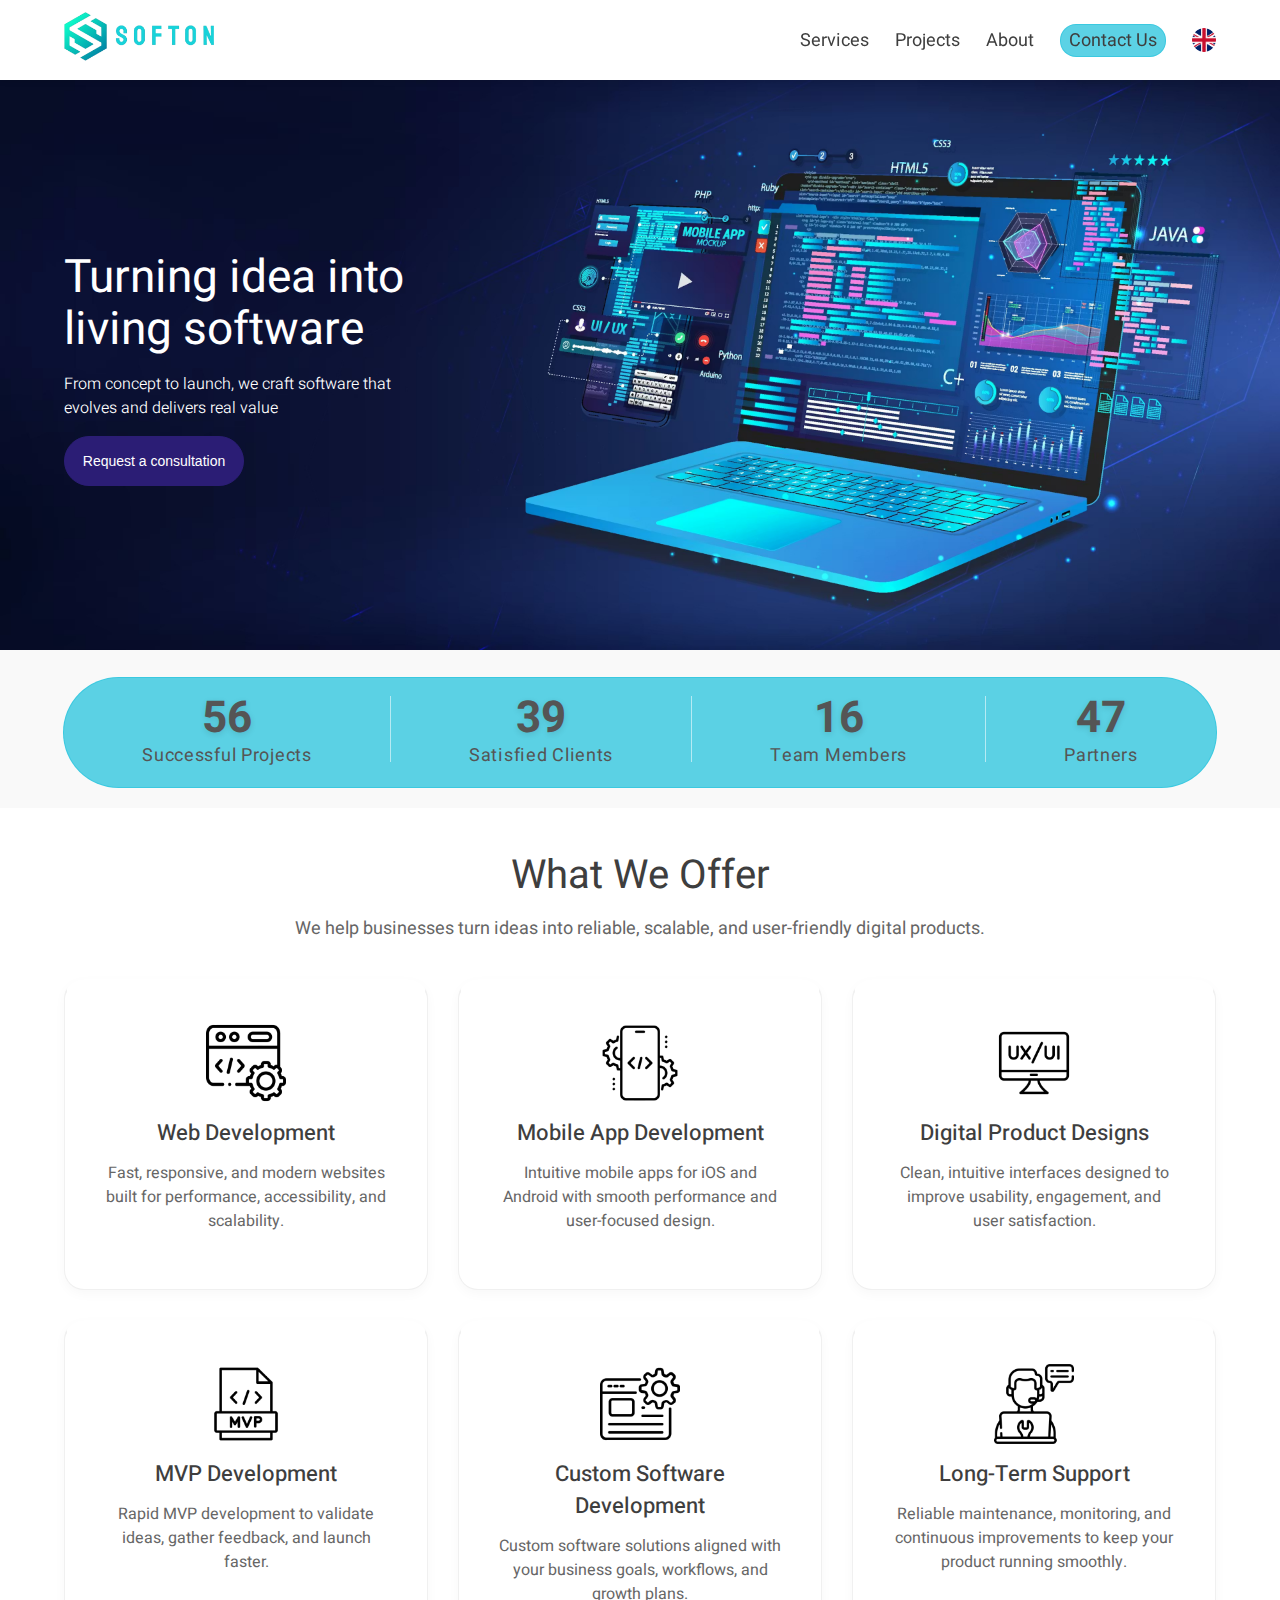
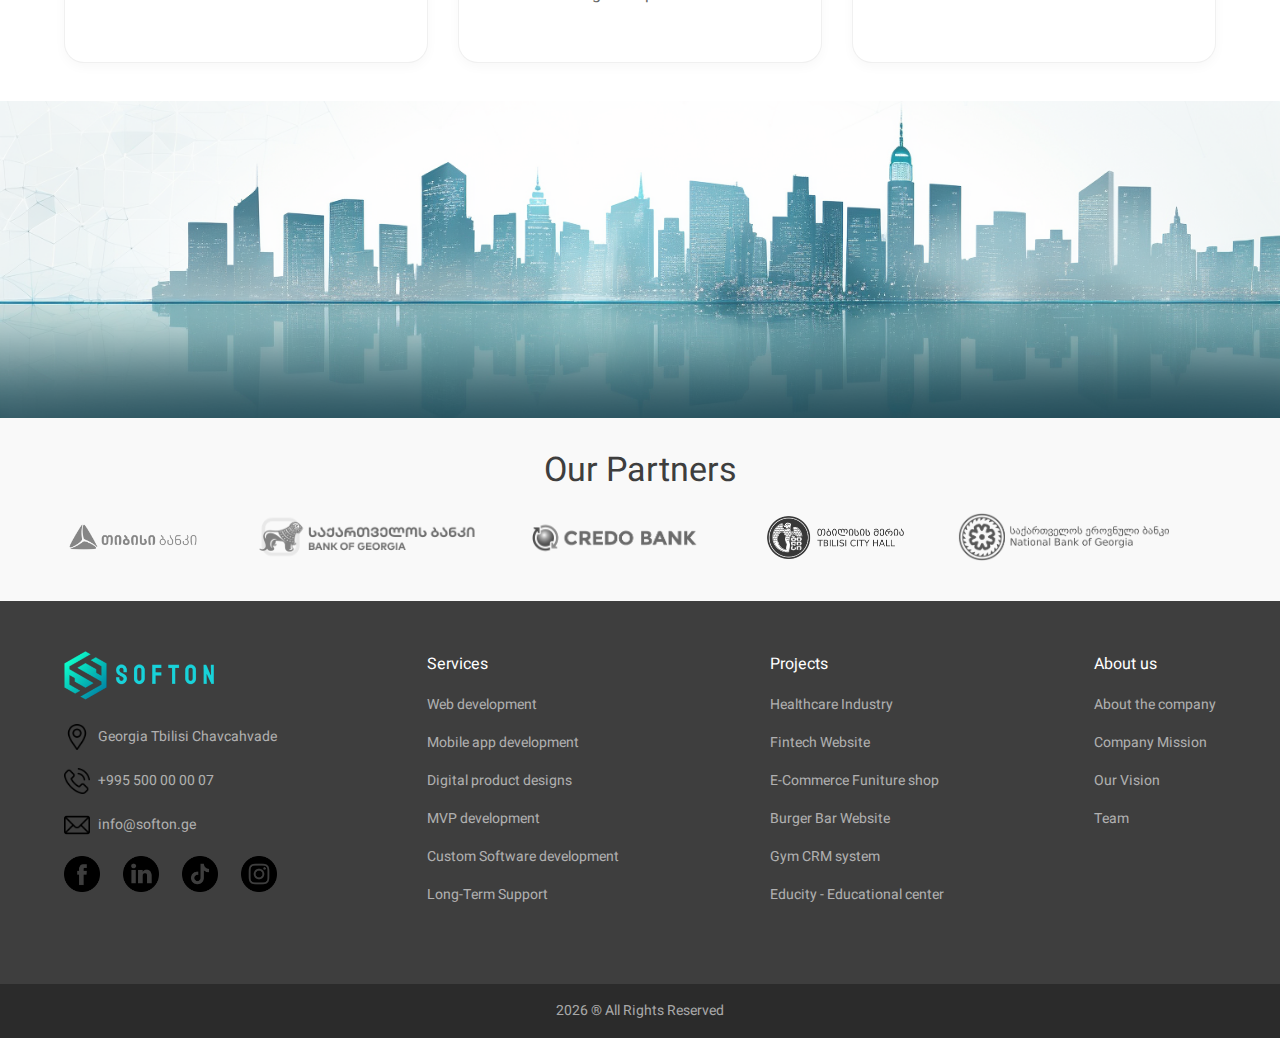
<file: index.html>
<!DOCTYPE html>
<html lang="en">

<head>
  <link rel="stylesheet" href="css/style.css">
  <link rel="icon" type="image/png" href="/img/favicon.png">
  <link href='https://fonts.googleapis.com/css?family=Heebo' rel='stylesheet'>
  <meta charset="UTF-8">
  <meta name="viewport" content="width=device-width, initial-scale=1.0">
  <title>Softon</title>
</head>

<body>

  <header>
    <div class="container">
      <section class="logo">
        <a href="/">
          <img src="img/header-logo.png" alt="header logo">
        </a>
      </section>
      <nav>
        <ul>
          <li><a href="/services.html">Services</a></li>
          <li><a href="projects.html">Projects</a></li>
          <li><a href="about.html">About</a></li>
          <li><a href="contact.html" class="contact">Contact Us</a></li>
          <li>
            <button type="button" aria-label="Switch language">
              <img src="img/uk.png" alt="English">
            </button>
          </li>
          <li class="menu-icon"><img src="img/menu_icon.png" alt="menu icon"> </li>
        </ul>
      </nav>
    </div>
  </header>

  <section class="hero-section">

    <picture>
      <source media="(max-width : 576px)" srcset="img/hero-mobile.jpg">
      <!-- <source media="(max-width : 960px)" srcset="img/hero-tablet.jpg">
      <source media="(max-width : 1440px)" srcset="img/hero-desktop.jpg"> -->
      <img src="img/hero-large-desktop.jpg" alt="hero image">
    </picture>

    <section class="hero-content">
      <div class="container">
        <h1>Turning idea into living software</h1>
        <p>From concept to launch,
          we craft software that evolves and delivers real value</p>
        <button>
          Request a consultation
        </button>
      </div>
    </section>

  </section>

  <section class="stats-section">

    <div class="container">
      <ul class="stats-list">
        <li>
          <span class="stat-number">56</span>
          <span class="stat-label">Successful Projects</span>
        </li>
        <li class="stat-divider"></li>
        <li>
          <span class="stat-number">39</span>
          <span class="stat-label">Satisfied Clients</span>
        </li>
        <li class="stat-divider"></li>
        <li>
          <span class="stat-number">16</span>
          <span class="stat-label">Team Members</span>
        </li>
        <li class="stat-divider"></li>
        <li>
          <span class="stat-number">47</span>
          <span class="stat-label">Partners</span>
        </li>
      </ul>
    </div>

  </section>

  <section class="offer-section">
    <div class="container">

      <div class="offer-header">
        <h2>What We Offer</h2>
        <p>
          We help businesses turn ideas into reliable, scalable, and
          user-friendly digital products.
        </p>
      </div>

      <div class="offer-grid">

        <a href="/" class="offer-card">
          <img src="/img/what-we-offer/web-dev-logo.png" alt="Custom software">
          <h3>Web Development</h3>
          <p>
            Fast, responsive, and modern websites built for performance,
            accessibility, and scalability.
          </p>
        </a>

        <a href="/" class="offer-card">
          <img src="/img/what-we-offer/mobile-dev-logo.png" alt="Scalable architecture">
          <h3>Mobile App Development</h3>
          <p>
            Intuitive mobile apps for iOS and Android with smooth performance
            and user-focused design.
          </p>
        </a>

        <a href="/" class="offer-card">
          <img src="/img/what-we-offer/UX-UI-logo.png" alt="UI UX design">
          <h3>Digital Product Designs</h3>
          <p>
            Clean, intuitive interfaces designed to improve usability,
            engagement, and user satisfaction.
          </p>
        </a>

        <a href="/" class="offer-card">
          <img src="/img/what-we-offer/mvp-logo.png" alt="Agile development">
          <h3>MVP Development</h3>
          <p>
            Rapid MVP development to validate ideas, gather feedback,
            and launch faster.
          </p>
        </a>

        <a href="/" class="offer-card">
          <img src="/img/what-we-offer/custom-dev-logo.png" alt="Communication">
          <h3>Custom Software Development</h3>
          <p>
            Custom software solutions aligned with your business goals,
            workflows, and growth plans.
          </p>
        </a>


        <a href="/" class="offer-card">
          <img src="/img/what-we-offer/tech-support-logo.png" alt="Support">
          <h3>Long-Term Support</h3>
          <p>
            Reliable maintenance, monitoring, and continuous improvements
            to keep your product running smoothly.
          </p>
        </a>


      </div>

    </div>
  </section>

  <section class="why-softon-section">
    <picture>
      <img src="/img/tech-city.png" alt="tech-city-image">
    </picture>
  </section>

  <section class="partners-section">
    <div class="container">
      <h1>Our Partners</h1>

      <div class="partners-carousel">
        <div class="partners-marquee">
          <div class="partners-track">
            <!-- <div class="partners-slider"> -->
            <!-- Original -->
            <div class="partner-item"><img src="/img/partners/tbc-logo.png" alt="TBV"></div>
            <div class="partner-item"><img src="/img/partners/bog-logo.png" alt="BOG"></div>
            <div class="partner-item"><img src="/img/partners/credo-logo.png" alt="CREDO"></div>
            <div class="partner-item"><img src="/img/partners/tbilisi-city-hall-logo.png" alt="Tbilisi City Hall"></div>
            <div class="partner-item"><img src="/img/partners/nbg-logo-01.png" alt="NBG"></div>
            <div class="partner-item"><img src="/img/partners/magti-logo.png" alt="Magti"></div>
            <div class="partner-item"><img src="/img/partners/silknet-logo.png" alt="Silknet"></div>
            <!-- </div> -->

            <!-- Duplicated -->
            <!-- <div aria-hidden class="partners-slider"> -->
            <div class="partner-item"><img src="/img/partners/tbc-logo.png" alt="TBV"></div>
            <div class="partner-item"><img src="/img/partners/bog-logo.png" alt="BOG"></div>
            <div class="partner-item"><img src="/img/partners/credo-logo.png" alt="CREDO"></div>
            <div class="partner-item"><img src="/img/partners/tbilisi-city-hall-logo.png" alt="Tbilisi City Hall"></div>
            <div class="partner-item"><img src="/img/partners/nbg-logo-01.png" alt="NBG"></div>
            <div class="partner-item"><img src="/img/partners/magti-logo.png" alt="Magti"></div>
            <div class="partner-item"><img src="/img/partners/silknet-logo.png" alt="Silknet"></div>
            <!-- </div> -->
          </div>
        </div>
      </div>
    </div>
  </section>

  <footer>
    <div class="container">
      <ul>
        <li>
          <a href="/"> <img src="img/header-logo.png" alt="footer company logo">
          </a>
        </li>
        <li class="footer-contact"><img src="img/footer-logos/location.png" alt="Location">Georgia Tbilisi Chavcahvade
        </li>
        <li class="footer-contact"><img src="img/footer-logos/phone-call.png" alt="Phone number">+995 500 00 00 07</li>
        <li class="footer-contact"><img src="img/footer-logos/email.png" alt="Email">info@softon.ge</li>
        <li>
          <ul class="social-logos">
            <li><a href="#"><img src="img/footer-logos/facebook.png"></a></li>
            <li><a href="#"><img src="img/footer-logos/linkedin.png"></a></li>
            <li><a href="#"><img src="img/footer-logos/tiktok.png"></a></li>
            <li><a href="#"><img src="img/footer-logos/instagram.png"></a></li>
          </ul>
        </li>
      </ul>
      <ul>
        <li><a href="services.html" class="list-title">Services</a></li>
        <li><a href="#">Web development</a></li>
        <li><a href="#">Mobile app development</a></li>
        <li><a href="#">Digital product designs</a></li>
        <li><a href="#">MVP development</a></li>
        <li><a href="#">Custom Software development</a></li>
        <li><a href="#">Long-Term Support</a></li>
      </ul>
      <ul>
        <li><a href="projects.html" class="list-title">Projects</a></li>
        <li><a href="#">Healthcare Industry</a></li>
        <li><a href="#">Fintech Website</a></li>
        <li><a href="#">E-Commerce Funiture shop</a></li>
        <li><a href="#">Burger Bar Website</a></li>
        <li><a href="#">Gym CRM system</a></li>
        <li><a href="#">Educity - Educational center</a></li>
      </ul>
      <ul>
        <li><a href="about.html" class="list-title">About us</a></li>
        <li><a href="#">About the company</a></li>
        <li><a href="#">Company Mission</a></li>
        <li><a href="#">Our Vision</a></li>
        <li><a href="#">Team</a></li>
      </ul>
    </div>
  </footer>

  <section class="copyright">
    2026 &reg; All Rights Reserved
  </section>

</body>

</html>
</file>
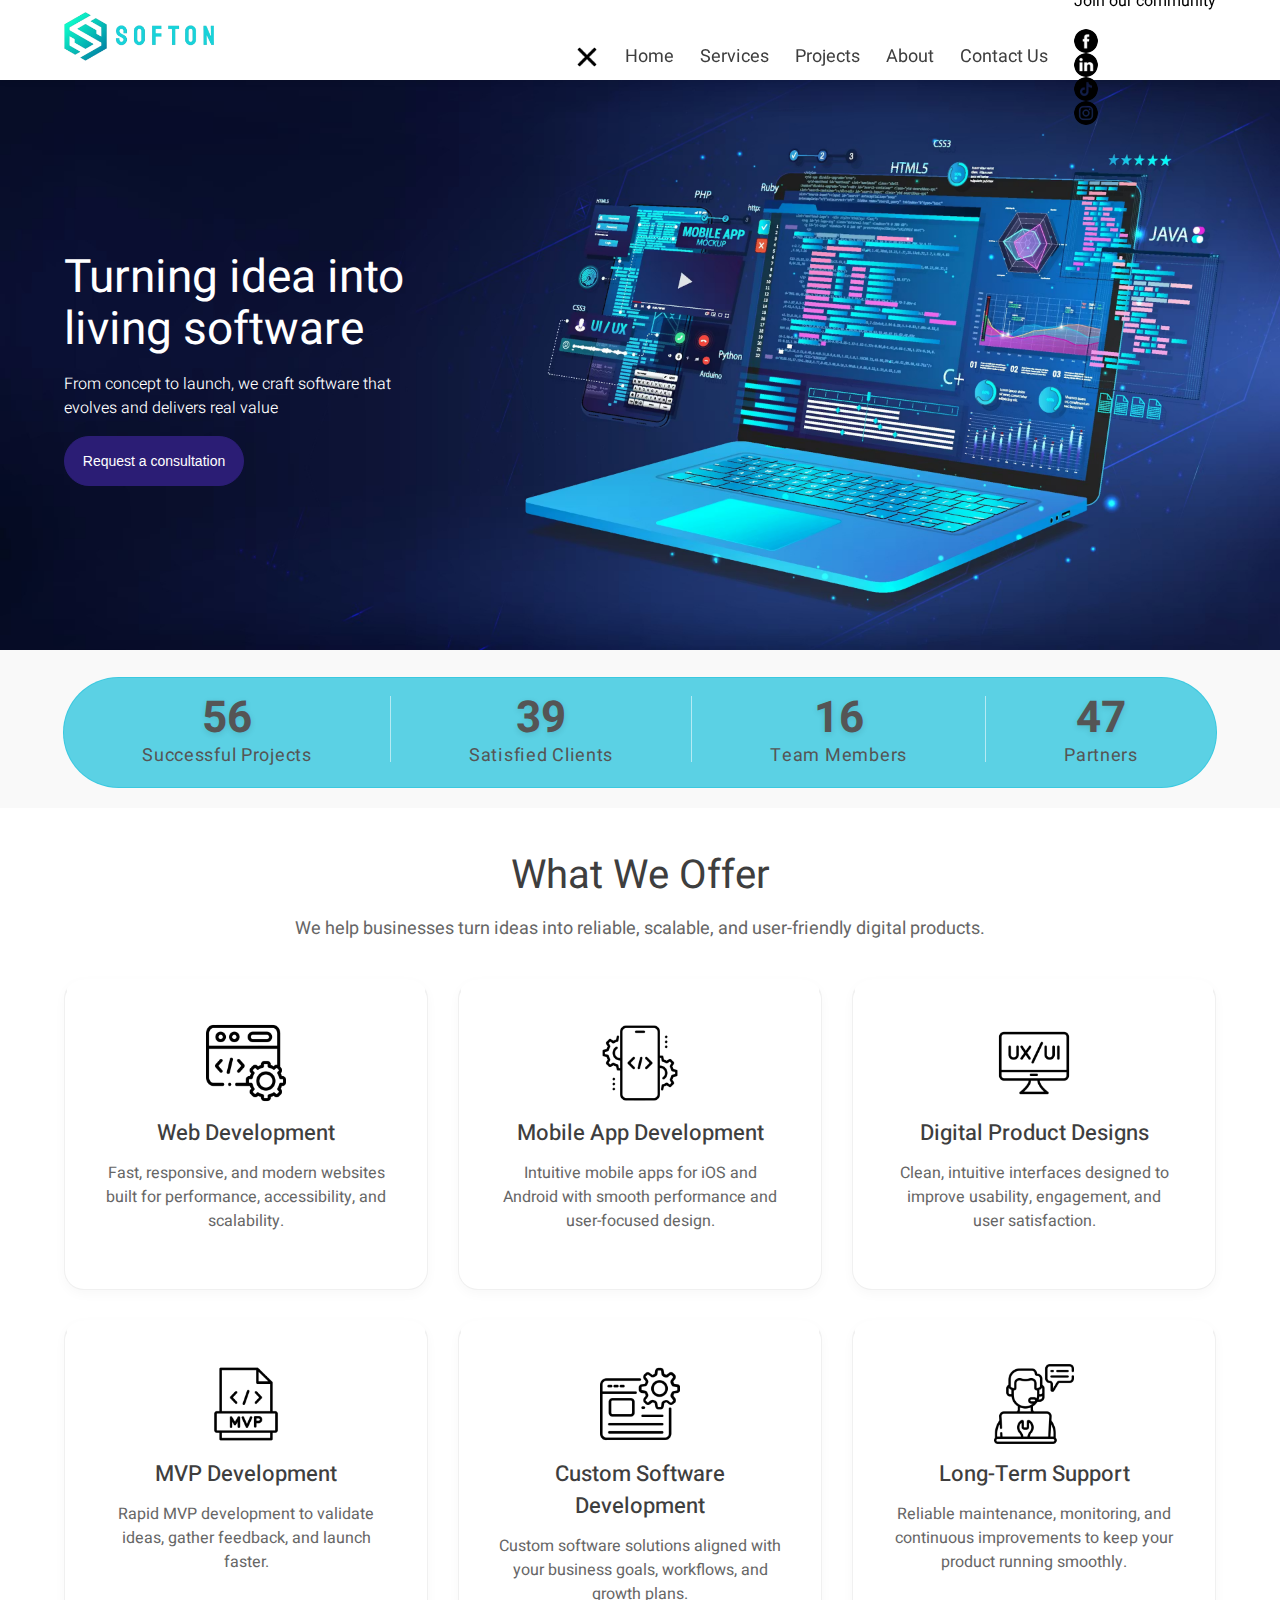
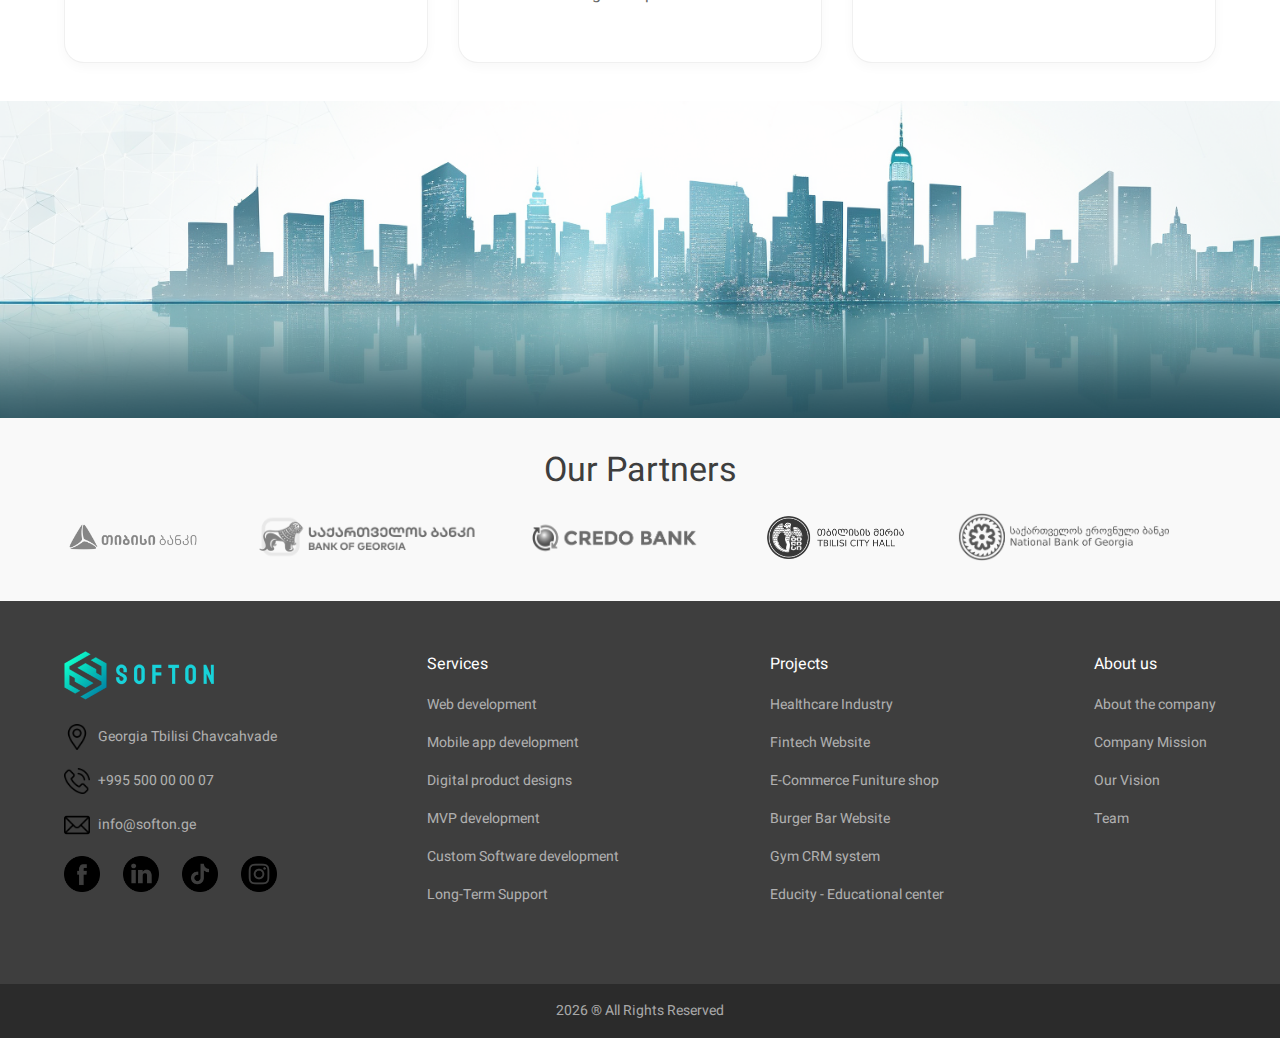
<file: en/index.html>
<!DOCTYPE html>
<html lang="en">

<head>
  <link rel="stylesheet" href="/css/style.css">
  <link rel="icon" type="image/png" href="/img/favicon.png">
  <link href='https://fonts.googleapis.com/css?family=Heebo' rel='stylesheet'>
  <meta charset="UTF-8">
  <meta name="viewport" content="width=device-width, initial-scale=1.0">
  <title>Softon</title>
</head>

<body>

  <header>
    <div class="container">

      <section class="logo">
        <a href="/en/index.html">
          <img src="/img/header-logo.png" alt="header logo">
        </a>
      </section>

      <nav>
        <ul class="nav-ul">
          <li><a href="/en/services.html">Services</a></li>
          <li><a href="/en/projects.html">Projects</a></li>
          <li><a href="/en/about.html">About</a></li>
          <li><a href="/en/contact.html" class="contact">Contact Us</a></li>
          <li class="language-switch">
            <button id="lang-switch" type="button" aria-label="Switch language">
              <img src="/img/geo.png" alt="Georgian">
            </button>
            <!-- <button type="button" aria-label="Switch language">
              <img src="/img/uk.png" alt="English">
            </button> -->
          </li>
          <li class="menu-icon">
            <button id="open-nav-menu">
              <img src="/img/burger-icon.png" alt="menu icon">
            </button>
          </li>
        </ul>

        <div class="wrapper">
          <ul class="burger-ul">
            <li>
              <button id="close-nav-menu" class="close-icon">
                <img src="/img/close-icon.png" alt="close icon for burger menu">
              </button>
            </li>
            <li><a href="/en/index.html">Home</a></li>
            <li><a href="/en/services.html">Services</a></li>
            <li><a href="/en/projects.html">Projects</a></li>
            <li><a href="/en/about.html">About</a></li>
            <li><a href="/en/contact.html">Contact Us</a></li>
            <li class="socials">
              <p>Join our community</p>

              <div>
                <a href="#">
                  <img src="/img/footer-logos/facebook.png" alt="Facebook logo" />
                </a>
                <a href="#">
                  <img src="/img/footer-logos/linkedin.png" alt="linkedin logo" />
                </a>
                <a href="#">
                  <img src="/img/footer-logos/tiktok.png" alt="TikTok logo" />
                </a>
                <a href="#">
                  <img src="/img/footer-logos/instagram.png" alt="Instagram logo" />
                </a>
              </div>

            </li>
          </ul>
        </div>

      </nav>
    </div>
  </header>

  <section class="hero-section">

    <picture>
      <source media="(max-width : 576px)" srcset="/img/hero-mobile.jpg">
      <!-- <source media="(max-width : 960px)" srcset="/img/hero-tablet.jpg">
      <source media="(max-width : 1440px)" srcset="/img/hero-desktop.jpg"> -->
      <img src="/img/hero-large-desktop.jpg" alt="hero image">
    </picture>

    <section class="hero-content">
      <div class="container">
        <h1>Turning idea into living software</h1>
        <p>From concept to launch,
          we craft software that evolves and delivers real value</p>
        <button>
          Request a consultation
        </button>
      </div>
    </section>

  </section>

  <section class="stats-section">

    <div class="container">
      <ul class="stats-list">
        <li>
          <span class="stat-number">56</span>
          <span class="stat-label">Successful Projects</span>
        </li>
        <li class="stat-divider"></li>
        <li>
          <span class="stat-number">39</span>
          <span class="stat-label">Satisfied Clients</span>
        </li>
        <li class="stat-divider"></li>
        <li>
          <span class="stat-number">16</span>
          <span class="stat-label">Team Members</span>
        </li>
        <li class="stat-divider"></li>
        <li>
          <span class="stat-number">47</span>
          <span class="stat-label">Partners</span>
        </li>
      </ul>
    </div>

  </section>

  <section class="offer-section">
    <div class="container">

      <div class="offer-header">
        <h2>What We Offer</h2>
        <p>
          We help businesses turn ideas into reliable, scalable, and
          user-friendly digital products.
        </p>
      </div>

      <div class="offer-grid">

        <a href="/en/index.html" class="offer-card">
          <img src="/img/what-we-offer/web-dev-logo.png" alt="Custom software">
          <h3>Web Development</h3>
          <p>
            Fast, responsive, and modern websites built for performance,
            accessibility, and scalability.
          </p>
        </a>

        <a href="/en/index.html" class="offer-card">
          <img src="/img/what-we-offer/mobile-dev-logo.png" alt="Scalable architecture">
          <h3>Mobile App Development</h3>
          <p>
            Intuitive mobile apps for iOS and Android with smooth performance
            and user-focused design.
          </p>
        </a>

        <a href="/en/index.html" class="offer-card">
          <img src="/img/what-we-offer/UX-UI-logo.png" alt="UI UX design">
          <h3>Digital Product Designs</h3>
          <p>
            Clean, intuitive interfaces designed to improve usability,
            engagement, and user satisfaction.
          </p>
        </a>

        <a href="/en/index.html" class="offer-card">
          <img src="/img/what-we-offer/mvp-logo.png" alt="Agile development">
          <h3>MVP Development</h3>
          <p>
            Rapid MVP development to validate ideas, gather feedback,
            and launch faster.
          </p>
        </a>

        <a href="/en/index.html" class="offer-card">
          <img src="/img/what-we-offer/custom-dev-logo.png" alt="Communication">
          <h3>Custom Software Development</h3>
          <p>
            Custom software solutions aligned with your business goals,
            workflows, and growth plans.
          </p>
        </a>


        <a href="/en/index.html" class="offer-card">
          <img src="/img/what-we-offer/tech-support-logo.png" alt="Support">
          <h3>Long-Term Support</h3>
          <p>
            Reliable maintenance, monitoring, and continuous improvements
            to keep your product running smoothly.
          </p>
        </a>


      </div>

    </div>
  </section>

  <section class="why-softon-section">
    <picture>
      <img src="/img/tech-city.png" alt="tech-city-image">
    </picture>
  </section>

  <section class="partners-section">
    <div class="container">
      <h1>Our Partners</h1>

      <div class="partners-carousel">
        <div class="partners-marquee">
          <div class="partners-track">
            <!-- <div class="partners-slider"> -->
            <!-- Original -->
            <div class="partner-item"><img src="/img/partners/tbc-logo.png" alt="TBV"></div>
            <div class="partner-item"><img src="/img/partners/bog-logo.png" alt="BOG"></div>
            <div class="partner-item"><img src="/img/partners/credo-logo.png" alt="CREDO"></div>
            <div class="partner-item"><img src="/img/partners/tbilisi-city-hall-logo.png" alt="Tbilisi City Hall"></div>
            <div class="partner-item"><img src="/img/partners/nbg-logo-01.png" alt="NBG"></div>
            <div class="partner-item"><img src="/img/partners/magti-logo.png" alt="Magti"></div>
            <div class="partner-item"><img src="/img/partners/silknet-logo.png" alt="Silknet"></div>
            <!-- </div> -->

            <!-- Duplicated -->
            <!-- <div aria-hidden class="partners-slider"> -->
            <div class="partner-item"><img src="/img/partners/tbc-logo.png" alt="TBV"></div>
            <div class="partner-item"><img src="/img/partners/bog-logo.png" alt="BOG"></div>
            <div class="partner-item"><img src="/img/partners/credo-logo.png" alt="CREDO"></div>
            <div class="partner-item"><img src="/img/partners/tbilisi-city-hall-logo.png" alt="Tbilisi City Hall"></div>
            <div class="partner-item"><img src="/img/partners/nbg-logo-01.png" alt="NBG"></div>
            <div class="partner-item"><img src="/img/partners/magti-logo.png" alt="Magti"></div>
            <div class="partner-item"><img src="/img/partners/silknet-logo.png" alt="Silknet"></div>
            <!-- </div> -->
          </div>
        </div>
      </div>
    </div>
  </section>

  <footer>
    <div class="container">
      <ul>
        <li>
          <a href="/en/index.html"> <img src="/img/header-logo.png" alt="footer company logo">
          </a>
        </li>
        <li class="footer-contact"><img src="/img/footer-logos/location.png" alt="Location">Georgia Tbilisi Chavcahvade
        </li>
        <li class="footer-contact"><img src="/img/footer-logos/phone-call.png" alt="Phone number">+995 500 00 00 07</li>
        <li class="footer-contact"><img src="/img/footer-logos/email.png" alt="Email">info@softon.ge</li>
        <li>
          <ul class="social-logos">
            <li><a href="#"><img src="/img/footer-logos/facebook.png"></a></li>
            <li><a href="#"><img src="/img/footer-logos/linkedin.png"></a></li>
            <li><a href="#"><img src="/img/footer-logos/tiktok.png"></a></li>
            <li><a href="#"><img src="/img/footer-logos/instagram.png"></a></li>
          </ul>
        </li>
      </ul>
      <ul>
        <li><a href="/en/services.html" class="list-title">Services</a></li>
        <li><a href="#">Web development</a></li>
        <li><a href="#">Mobile app development</a></li>
        <li><a href="#">Digital product designs</a></li>
        <li><a href="#">MVP development</a></li>
        <li><a href="#">Custom Software development</a></li>
        <li><a href="#">Long-Term Support</a></li>
      </ul>
      <ul>
        <li><a href="/en/projects.html" class="list-title">Projects</a></li>
        <li><a href="#">Healthcare Industry</a></li>
        <li><a href="#">Fintech Website</a></li>
        <li><a href="#">E-Commerce Funiture shop</a></li>
        <li><a href="#">Burger Bar Website</a></li>
        <li><a href="#">Gym CRM system</a></li>
        <li><a href="#">Educity - Educational center</a></li>
      </ul>
      <ul>
        <li><a href="/en/about.html" class="list-title">About us</a></li>
        <li><a href="#">About the company</a></li>
        <li><a href="#">Company Mission</a></li>
        <li><a href="#">Our Vision</a></li>
        <li><a href="#">Team</a></li>
      </ul>
    </div>
  </footer>

  <section class="copyright">
    2026 &reg; All Rights Reserved
  </section>

  <script src="/js/main.js"></script>
</body>

</html>
</file>
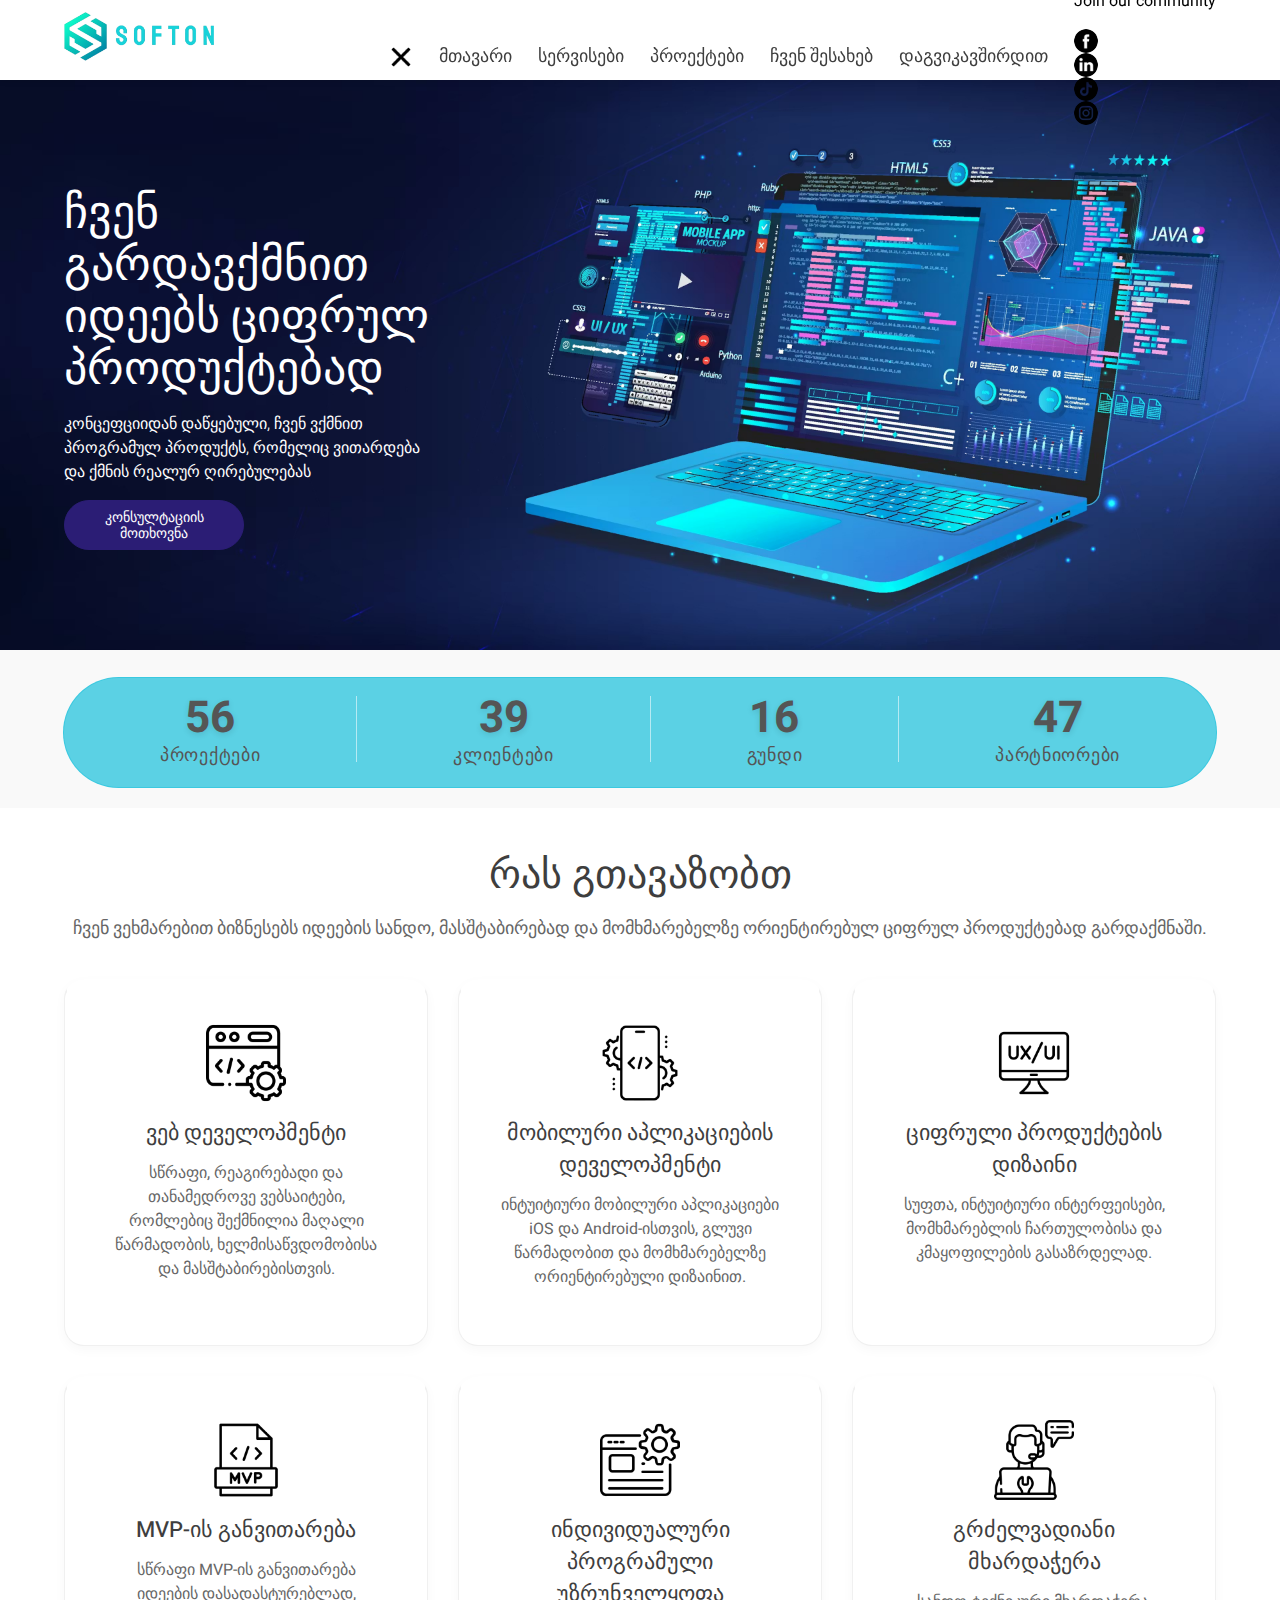
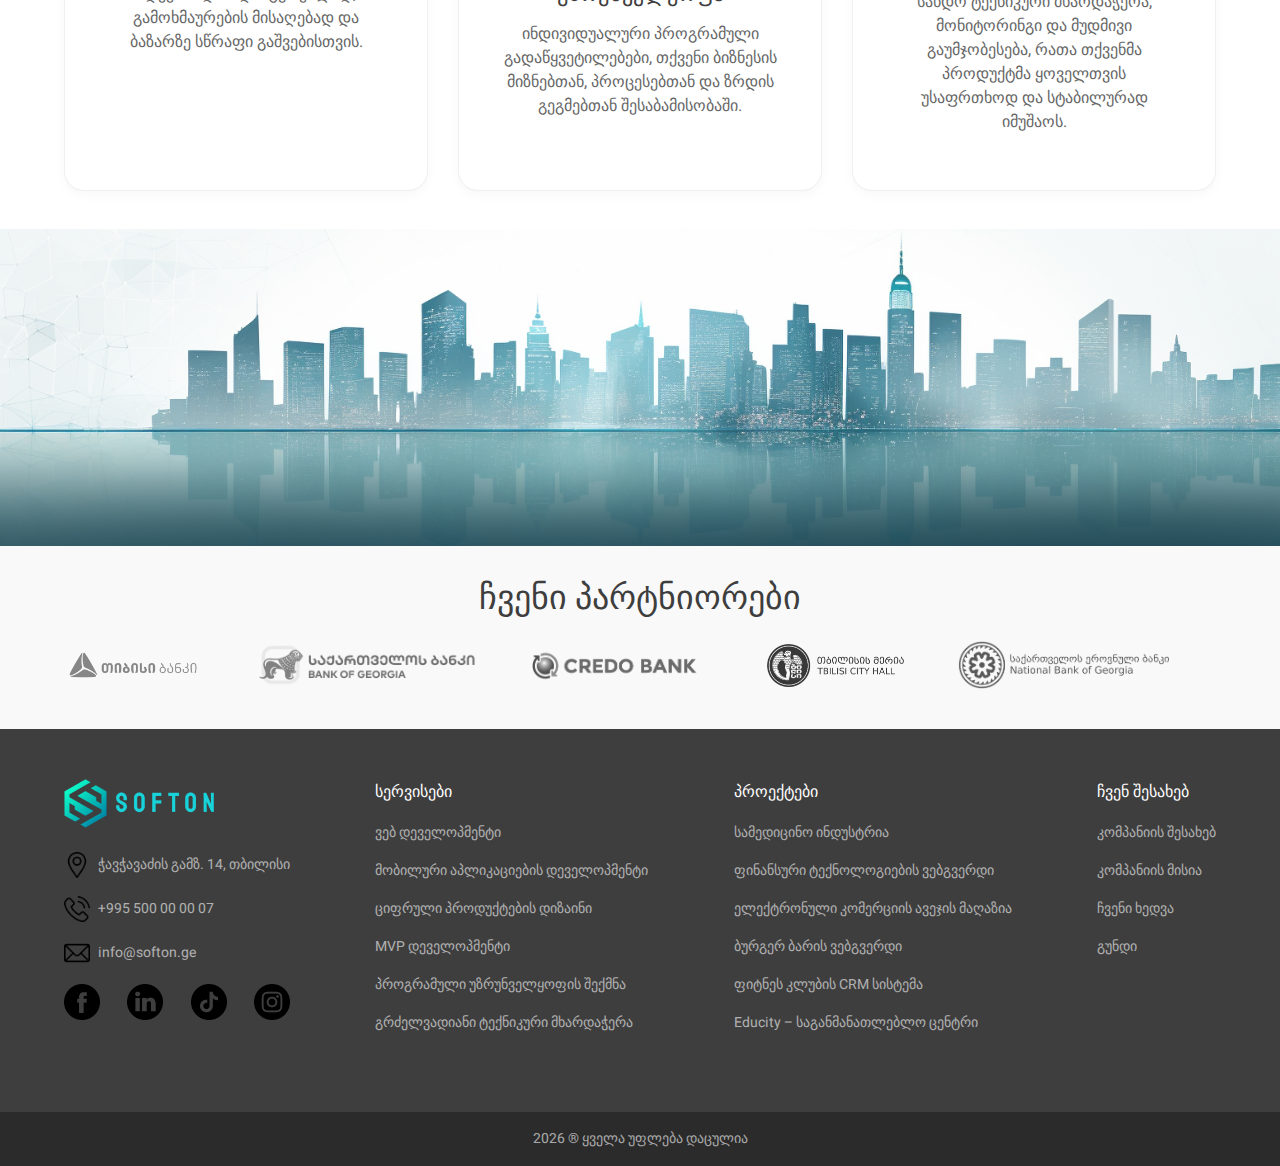
<file: ka/index.html>
<!DOCTYPE html>
<html lang="en">

<head>
  <link rel="stylesheet" href="/css/style.css">
  <link rel="icon" type="image/png" href="/img/favicon.png">
  <link href='https://fonts.googleapis.com/css?family=Heebo' rel='stylesheet'>
  <meta charset="UTF-8">
  <meta name="viewport" content="width=device-width, initial-scale=1.0">
  <title>Softon</title>
</head>

<body>

  <header>
    <div class="container">

      <section class="logo">
        <a href="index.html">
          <img src="/img/header-logo.png" alt="header logo">
        </a>
      </section>

      <nav>
        <ul class="nav-ul">
          <li><a href="services.html">სერვისები</a></li>
          <li><a href="projects.html">პროექტები</a></li>
          <li><a href="about.html">ჩვენ შესახებ</a></li>
          <li><a href="contact.html" class="contact">დაგვიკავშირდით</a></li>
          <li class="language-switch">
            <button id="lang-switch" type="button" aria-label="Switch language">
              <img src="/img/uk.png" alt="English">
            </button>
          </li>
          <li class="menu-icon">
            <button id="open-nav-menu">
              <img src="/img/burger-icon.png" alt="menu icon">
            </button>
          </li>
        </ul>

        <div class="wrapper">
          <ul class="burger-ul">
            <li>
              <button id="close-nav-menu" class="close-icon">
                <img src="/img/close-icon.png" alt="close icon for burger menu">
              </button>
            </li>
            <li><a href="index.html">მთავარი</a></li>
            <li><a href="services.html">სერვისები</a></li>
            <li><a href="projects.html">პროექტები</a></li>
            <li><a href="about.html">ჩვენ შესახებ</a></li>
            <li><a href="contact.html">დაგვიკავშირდით</a></li>
            <li class="socials">
              <p>Join our community</p>

              <div>
                <a href="#">
                  <img src="/img/footer-logos/facebook.png" alt="Facebook logo" />
                </a>
                <a href="#">
                  <img src="/img/footer-logos/linkedin.png" alt="linkedin logo" />
                </a>
                <a href="#">
                  <img src="/img/footer-logos/tiktok.png" alt="TikTok logo" />
                </a>
                <a href="#">
                  <img src="/img/footer-logos/instagram.png" alt="Instagram logo" />
                </a>
              </div>

            </li>
          </ul>
        </div>

      </nav>
    </div>
  </header>

  <section class="hero-section">

    <picture>
      <source media="(max-width : 576px)" srcset="/img/hero-mobile.jpg">
      <!-- <source media="(max-width : 960px)" srcset="/img/hero-tablet.jpg">
      <source media="(max-width : 1440px)" srcset="/img/hero-desktop.jpg"> -->
      <img src="/img/hero-large-desktop.jpg" alt="ჰირო სექციის ფოტო">
    </picture>

    <section class="hero-content">
      <div class="container">
        <h1>ჩვენ გარდავქმნით იდეებს ციფრულ პროდუქტებად</h1>
        <p>კონცეფციიდან დაწყებული, ჩვენ ვქმნით პროგრამულ პროდუქტს, რომელიც ვითარდება და ქმნის რეალურ ღირებულებას</p>
        <button>
          კონსულტაციის მოთხოვნა
        </button>
      </div>
    </section>

  </section>

  <section class="stats-section">

    <div class="container">
      <ul class="stats-list">
        <li>
          <span class="stat-number">56</span>
          <span class="stat-label">პროექტები</span>
        </li>
        <li class="stat-divider"></li>
        <li>
          <span class="stat-number">39</span>
          <span class="stat-label">კლიენტები</span>
        </li>
        <li class="stat-divider"></li>
        <li>
          <span class="stat-number">16</span>
          <span class="stat-label">გუნდი</span>
        </li>
        <li class="stat-divider"></li>
        <li>
          <span class="stat-number">47</span>
          <span class="stat-label">პარტნიორები</span>
        </li>
      </ul>
    </div>

  </section>

  <section class="offer-section">
    <div class="container">

      <div class="offer-header">
        <h2>რას გთავაზობთ</h2>
        <p>
          ჩვენ ვეხმარებით ბიზნესებს იდეების სანდო, მასშტაბირებად და
          მომხმარებელზე ორიენტირებულ ციფრულ პროდუქტებად გარდაქმნაში.
        </p>
      </div>

      <div class="offer-grid">

        <a href="/en/index.html" class="offer-card">
          <img src="/img/what-we-offer/web-dev-logo.png" alt="კონფიგურირებული პროგრამული უზრუნველყოფა">
          <h3>ვებ დეველოპმენტი</h3>
          <p>
            სწრაფი, რეაგირებადი და თანამედროვე ვებსაიტები, რომლებიც შექმნილია
            მაღალი წარმადობის, ხელმისაწვდომობისა და მასშტაბირებისთვის.
          </p>
        </a>

        <a href="/en/index.html" class="offer-card">
          <img src="/img/what-we-offer/mobile-dev-logo.png" alt="მასშტაბირებადი არქიტექტურა">
          <h3>მობილური აპლიკაციების დეველოპმენტი</h3>
          <p>
            ინტუიტიური მობილური აპლიკაციები iOS და Android-ისთვის, გლუვი წარმადობით
            და მომხმარებელზე ორიენტირებული დიზაინით.
          </p>
        </a>

        <a href="/en/index.html" class="offer-card">
          <img src="/img/what-we-offer/UX-UI-logo.png" alt="UI UX დიზაინი">
          <h3>ციფრული პროდუქტების დიზაინი</h3>
          <p>
            სუფთა, ინტუიტიური ინტერფეისები, მომხმარებლის
            ჩართულობისა და კმაყოფილების გასაზრდელად.
          </p>
        </a>

        <a href="/en/index.html" class="offer-card">
          <img src="/img/what-we-offer/mvp-logo.png" alt="Agile განვითარება">
          <h3>MVP-ის განვითარება</h3>
          <p>
            სწრაფი MVP-ის განვითარება იდეების დასადასტურებლად,
            გამოხმაურების მისაღებად და ბაზარზე სწრაფი გაშვებისთვის.
          </p>
        </a>

        <a href="/en/index.html" class="offer-card">
          <img src="/img/what-we-offer/custom-dev-logo.png" alt="კომუნიკაცია">
          <h3>ინდივიდუალური პროგრამული უზრუნველყოფა</h3>
          <p>
            ინდივიდუალური პროგრამული გადაწყვეტილებები, თქვენი ბიზნესის მიზნებთან,
            პროცესებთან და ზრდის გეგმებთან შესაბამისობაში.
          </p>
        </a>

        <a href="/en/index.html" class="offer-card">
          <img src="/img/what-we-offer/tech-support-logo.png" alt="მხარდაჭერა">
          <h3>გრძელვადიანი მხარდაჭერა</h3>
          <p>
            სანდო ტექნიკური მხარდაჭერა, მონიტორინგი და მუდმივი გაუმჯობესება,
            რათა თქვენმა პროდუქტმა ყოველთვის უსაფრთხოდ და სტაბილურად იმუშაოს.
          </p>
        </a>

      </div>

    </div>
  </section>

  <section class="why-softon-section">
    <picture>
      <img src="/img/tech-city.png" alt="ტექნოლოგიური ქალაქის ფოტო">
    </picture>
  </section>

  <section class="partners-section">
    <div class="container">
      <h1>ჩვენი პარტნიორები</h1>

      <div class="partners-carousel">
        <div class="partners-marquee">
          <div class="partners-track">
            <!-- Original -->
            <div class="partner-item"><img src="/img/partners/tbc-logo.png" alt="TBC"></div>
            <div class="partner-item"><img src="/img/partners/bog-logo.png" alt="BOG"></div>
            <div class="partner-item"><img src="/img/partners/credo-logo.png" alt="CREDO"></div>
            <div class="partner-item"><img src="/img/partners/tbilisi-city-hall-logo.png" alt="თბილისის მერია"></div>
            <div class="partner-item"><img src="/img/partners/nbg-logo-01.png" alt="NBG"></div>
            <div class="partner-item"><img src="/img/partners/magti-logo.png" alt="მაგთი"></div>
            <div class="partner-item"><img src="/img/partners/silknet-logo.png" alt="სილქნეტი"></div>

            <!-- Duplicated -->
            <div class="partner-item"><img src="/img/partners/tbc-logo.png" alt="TBC"></div>
            <div class="partner-item"><img src="/img/partners/bog-logo.png" alt="BOG"></div>
            <div class="partner-item"><img src="/img/partners/credo-logo.png" alt="CREDO"></div>
            <div class="partner-item"><img src="/img/partners/tbilisi-city-hall-logo.png" alt="თბილისის მერია"></div>
            <div class="partner-item"><img src="/img/partners/nbg-logo-01.png" alt="NBG"></div>
            <div class="partner-item"><img src="/img/partners/magti-logo.png" alt="მაგთი"></div>
            <div class="partner-item"><img src="/img/partners/silknet-logo.png" alt="სილქნეტი"></div>
          </div>
        </div>
      </div>
    </div>
  </section>

  <footer>
    <div class="container">
      <ul>
        <li>
          <a href="index.html"> <img src="/img/header-logo.png" alt="footer company logo">
          </a>
        </li>
        <li class="footer-contact"><img src="/img/footer-logos/location.png" alt="Location">ჭავჭავაძის გამზ. 14, თბილისი
        </li>
        <li class="footer-contact"><img src="/img/footer-logos/phone-call.png" alt="Phone number">+995 500 00 00 07</li>
        <li class="footer-contact"><img src="/img/footer-logos/email.png" alt="Email">info@softon.ge</li>
        <li>
          <ul class="social-logos">
            <li><a href="#"><img src="/img/footer-logos/facebook.png"></a></li>
            <li><a href="#"><img src="/img/footer-logos/linkedin.png"></a></li>
            <li><a href="#"><img src="/img/footer-logos/tiktok.png"></a></li>
            <li><a href="#"><img src="/img/footer-logos/instagram.png"></a></li>
          </ul>
        </li>
      </ul>
      <ul>
        <li><a href="services.html" class="list-title">სერვისები</a></li>
        <li><a href="#">ვებ დეველოპმენტი</a></li>
        <li><a href="#">მობილური აპლიკაციების დეველოპმენტი</a></li>
        <li><a href="#">ციფრული პროდუქტების დიზაინი</a></li>
        <li><a href="#">MVP დეველოპმენტი</a></li>
        <li><a href="#">პროგრამული უზრუნველყოფის შექმნა</a></li>
        <li><a href="#">გრძელვადიანი ტექნიკური მხარდაჭერა</a></li>
      </ul>
      <ul>
        <li><a href="projects.html" class="list-title">პროექტები</a></li>
        <li><a href="#">სამედიცინო ინდუსტრია</a></li>
        <li><a href="#">ფინანსური ტექნოლოგიების ვებგვერდი</a></li>
        <li><a href="#">ელექტრონული კომერციის ავეჯის მაღაზია</a></li>
        <li><a href="#">ბურგერ ბარის ვებგვერდი</a></li>
        <li><a href="#">ფიტნეს კლუბის CRM სისტემა</a></li>
        <li><a href="#">Educity – საგანმანათლებლო ცენტრი</a></li>
      </ul>
      <ul>
        <li><a href="about.html" class="list-title">ჩვენ შესახებ</a></li>
        <li><a href="#">კომპანიის შესახებ</a></li>
        <li><a href="#">კომპანიის მისია</a></li>
        <li><a href="#">ჩვენი ხედვა</a></li>
        <li><a href="#">გუნდი</a></li>
      </ul>
    </div>
  </footer>

  <section class="copyright">
    2026 &reg; ყველა უფლება დაცულია
  </section>

  <script src="/js/main.js"></script>
</body>

</html>
</file>
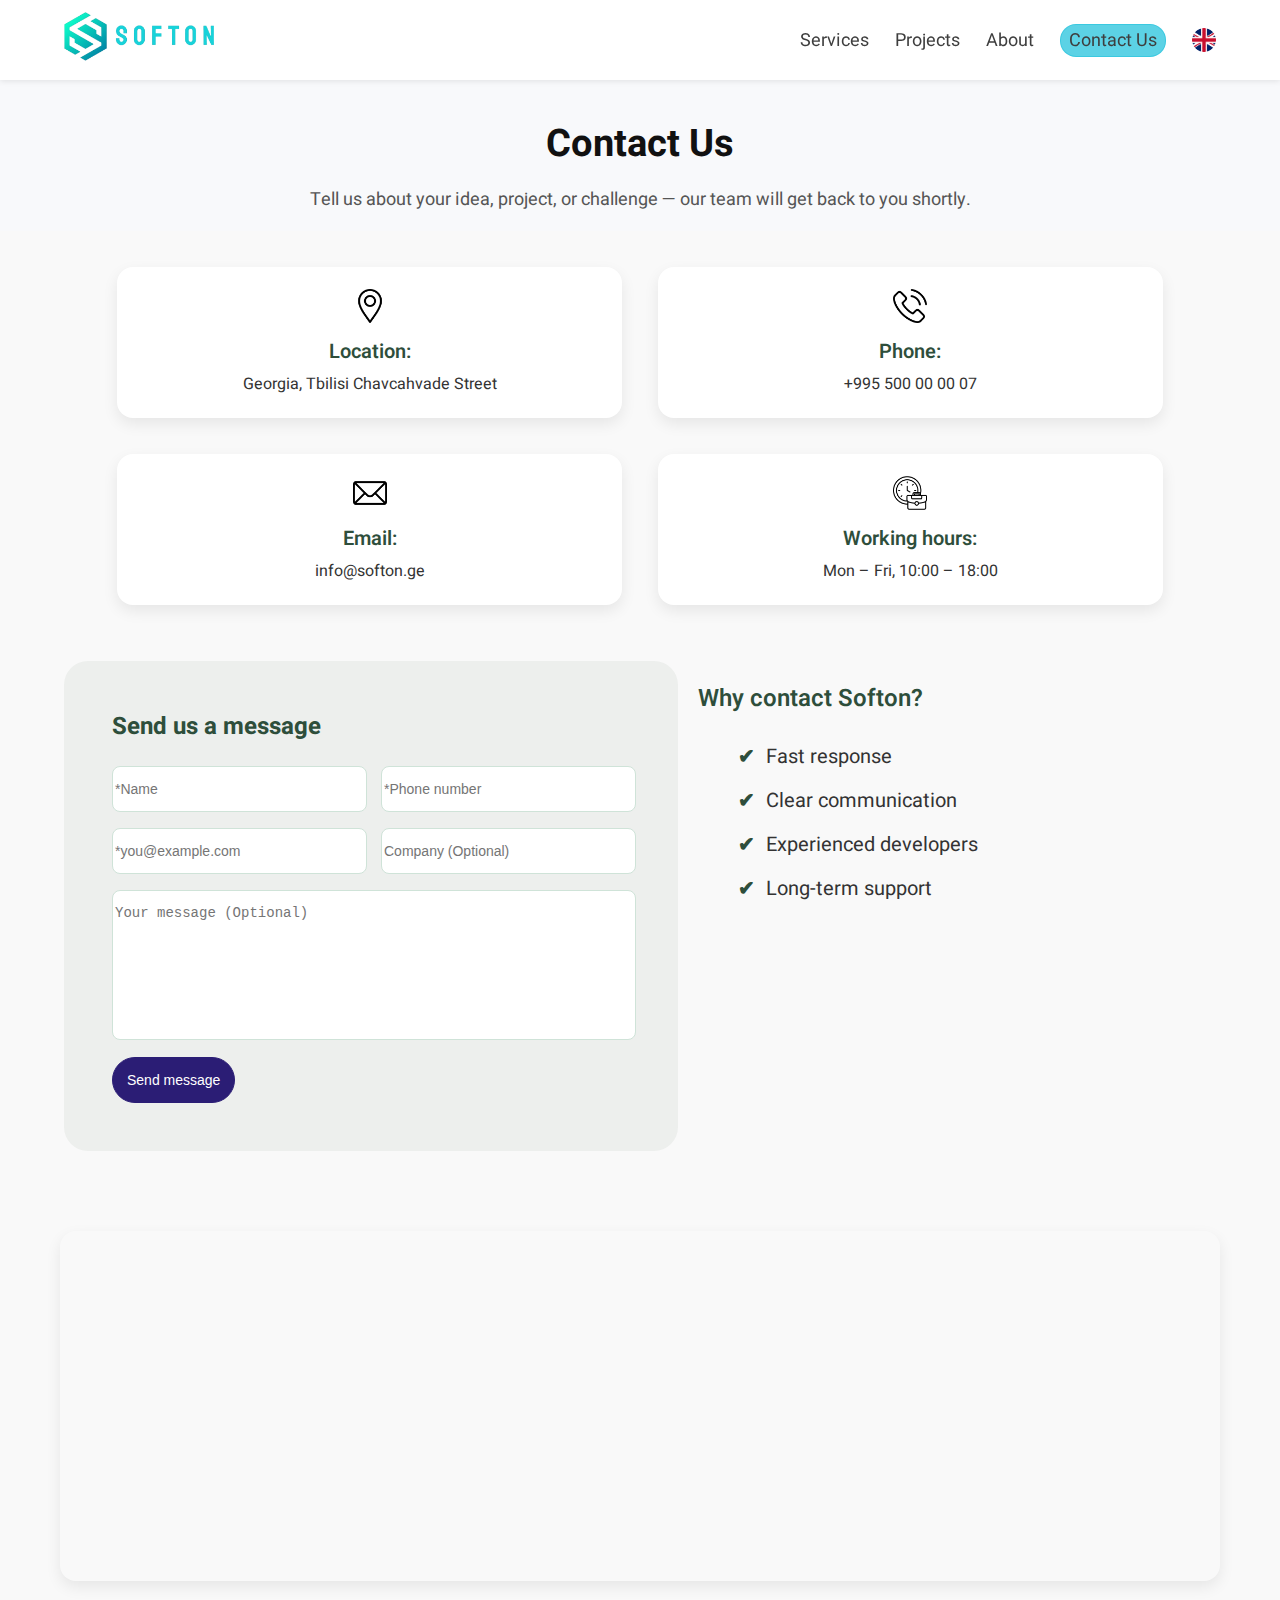
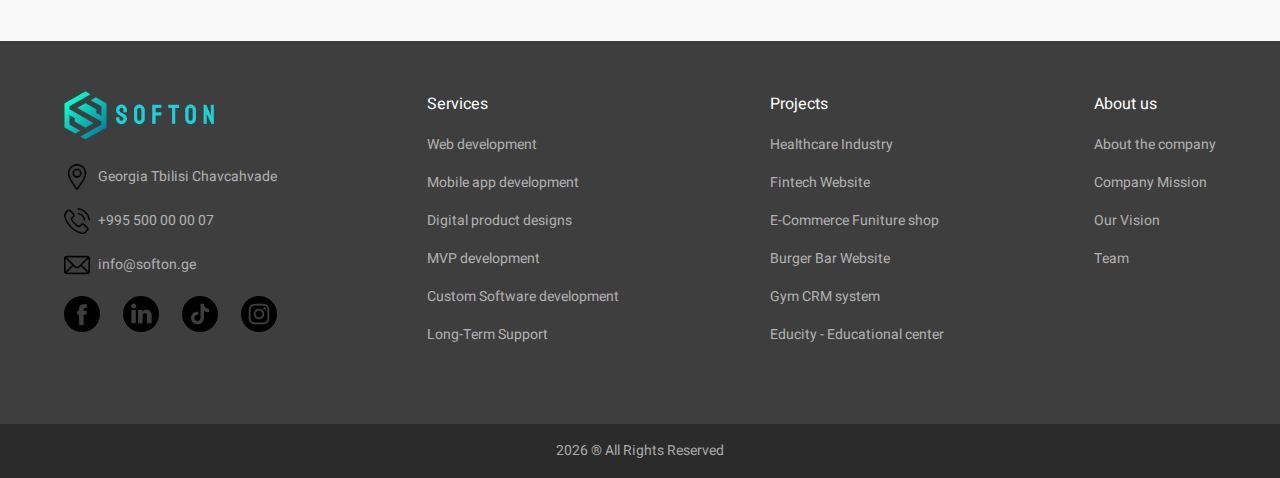
<file: contact.html>
<!DOCTYPE html>
<html lang="en">

<head>
  <link rel="stylesheet" href="css/style.css">
  <link rel="icon" type="image/png" href="/img/favicon.png">
  <link href='https://fonts.googleapis.com/css?family=Heebo' rel='stylesheet'>
  <meta charset="UTF-8">
  <meta name="viewport" content="width=device-width, initial-scale=1.0">
  <title>Softon</title>
</head>

<body>
  <header>
    <div class="container">
      <section class="logo">
        <a href="/">
          <img src="img/header-logo.png" alt="header logo">
        </a>
      </section>
      <nav>
        <ul>
          <li><a href="/services.html">Services</a></li>
          <li><a href="projects.html">Projects</a></li>
          <li><a href="about.html">About</a></li>
          <li><a href="contact.html" class="contact">Contact Us</a></li>
          <li>
            <button type="button" aria-label="Switch language">
              <img src="img/uk.png" alt="English">
            </button>
          </li>
          <li class="menu-icon"><img src="img/menu_icon.png" alt="menu icon"> </li>
        </ul>
      </nav>
    </div>
  </header>

  <main>

    <section class="contact-headline">
      <div class="container">
        <h1>Contact Us</h1>
        <p>
          Tell us about your idea, project, or challenge — our team will get back to you shortly.
        </p>
      </div>
    </section>

    <section class="contact-info">
      <div class="container">
        <ul>
          <li>
            <img src="img/footer-logos/location.png" alt="location icon">
            <h3>Location:</h3>
            <p>Georgia, Tbilisi Chavcahvade Street</p>
          </li>
          <li>
            <img src="img/footer-logos/phone-call.png" alt="phone icon">
            <h3>Phone:</h3>
            <p>+995 500 00 00 07</p>
          </li>
          <li>
            <img src="img/footer-logos/email.png" alt="email icon">
            <h3>Email:</h3>
            <p>info@softon.ge</p>
          </li>
          <li>
            <img src="img/footer-logos/working-hours-icon.png" alt="working hours icon">
            <h3>Working hours:</h3>
            <p>Mon – Fri, 10:00 – 18:00</p>
          </li>
        </ul>
      </div>
    </section>

    <section class="send-message-section">
      <div class="container">

        <!-- Contact Form -->
        <div class="contact-form">
          <h2>Send us a message</h2>
          <form action="#" method="post">
            <div class="contact-grid">
              <div class="form-group">
                <input type="text" id="name" name="name" placeholder="*Name" required>
              </div>

              <div class="form-group">
                <input type="tel" id="phone" name="phone" placeholder="*Phone number" required>
              </div>

              <div class="form-group">
                <input type="email" id="email" name="email" placeholder="*you@example.com" required>
              </div>

              <div class="form-group">
                <input type="text" id="company" name="company" placeholder="Company (Optional)">
              </div>

              <div class="form-group">
                <textarea id="message" name="message" rows="5" placeholder="Your message (Optional)"></textarea>
              </div>
            </div>
            <button type="submit" class="btn-primary">
              Send message
            </button>
          </form>
        </div>

        <div class="benefits-box">
          <p>Why contact Softon?</p>
          <ul>
            <li>Fast response</li>
            <li>Clear communication</li>
            <li>Experienced developers</li>
            <li>Long-term support</li>
          </ul>
        </div>

      </div>
    </section>

    <!-- Map -->
    <section class="map">
      <iframe src="https://www.google.com/maps?q=62%20Ilia%20Chavchavadze%20Ave%2C%20Tbilisi%2C%20Georgia&output=embed"
        loading="lazy" referrerpolicy="no-referrer-when-downgrade">
      </iframe>
    </section>

  </main>

  <footer>
    <div class="container">
      <ul>
        <li>
          <a href="/"> <img src="img/header-logo.png" alt="footer company logo">
          </a>
        </li>
        <li class="footer-contact"><img src="img/footer-logos/location.png" alt="Location">Georgia Tbilisi Chavcahvade
        </li>
        <li class="footer-contact"><img src="img/footer-logos/phone-call.png" alt="Phone number">+995 500 00 00 07</li>
        <li class="footer-contact"><img src="img/footer-logos/email.png" alt="Email">info@softon.ge</li>
        <li>
          <ul class="social-logos">
            <li><a href="#"><img src="img/footer-logos/facebook.png"></a></li>
            <li><a href="#"><img src="img/footer-logos/linkedin.png"></a></li>
            <li><a href="#"><img src="img/footer-logos/tiktok.png"></a></li>
            <li><a href="#"><img src="img/footer-logos/instagram.png"></a></li>
          </ul>
        </li>
      </ul>
      <ul>
        <li><a href="services.html" class="list-title">Services</a></li>
        <li><a href="#">Web development</a></li>
        <li><a href="#">Mobile app development</a></li>
        <li><a href="#">Digital product designs</a></li>
        <li><a href="#">MVP development</a></li>
        <li><a href="#">Custom Software development</a></li>
        <li><a href="#">Long-Term Support</a></li>
      </ul>
      <ul>
        <li><a href="projects.html" class="list-title">Projects</a></li>
        <li><a href="#">Healthcare Industry</a></li>
        <li><a href="#">Fintech Website</a></li>
        <li><a href="#">E-Commerce Funiture shop</a></li>
        <li><a href="#">Burger Bar Website</a></li>
        <li><a href="#">Gym CRM system</a></li>
        <li><a href="#">Educity - Educational center</a></li>
      </ul>
      <ul>
        <li><a href="about.html" class="list-title">About us</a></li>
        <li><a href="#">About the company</a></li>
        <li><a href="#">Company Mission</a></li>
        <li><a href="#">Our Vision</a></li>
        <li><a href="#">Team</a></li>
      </ul>
    </div>
  </footer>

  <section class="copyright">
    2026 &reg; All Rights Reserved
  </section>
</body>

</html>
</file>
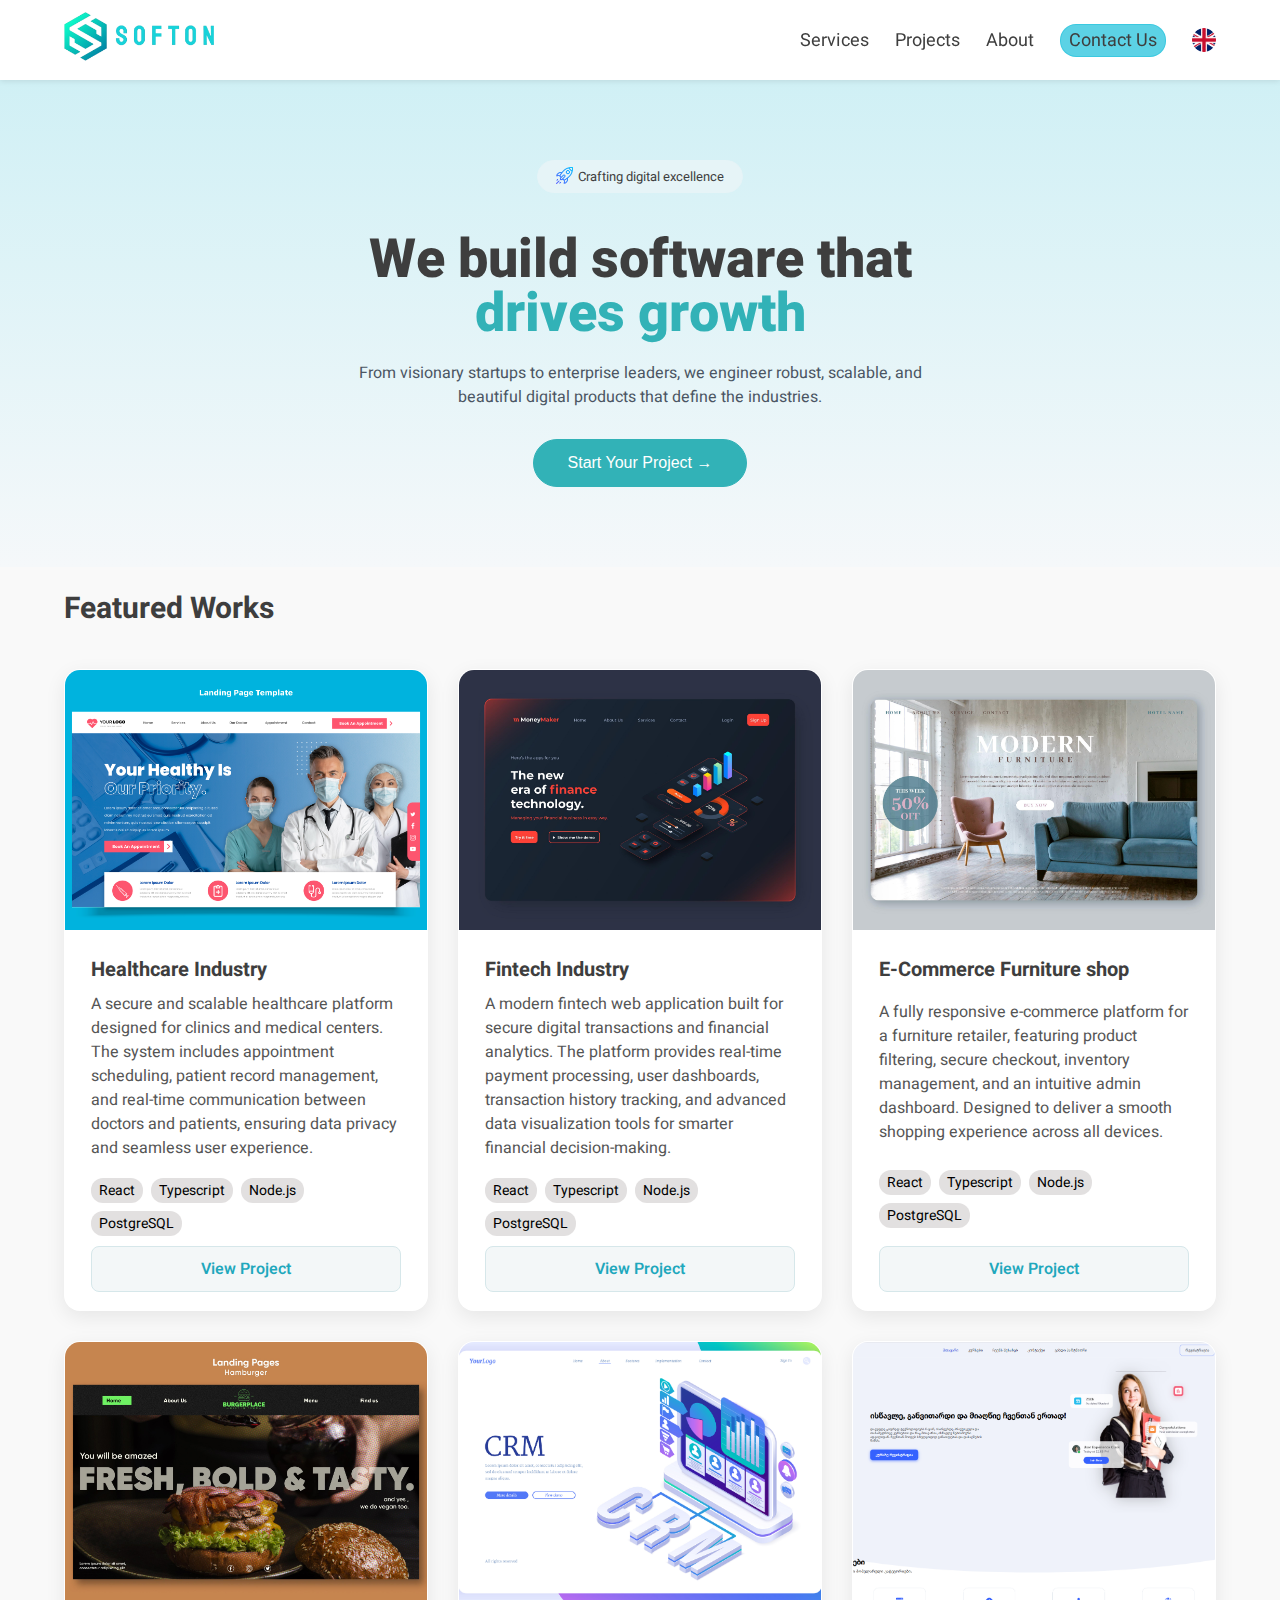
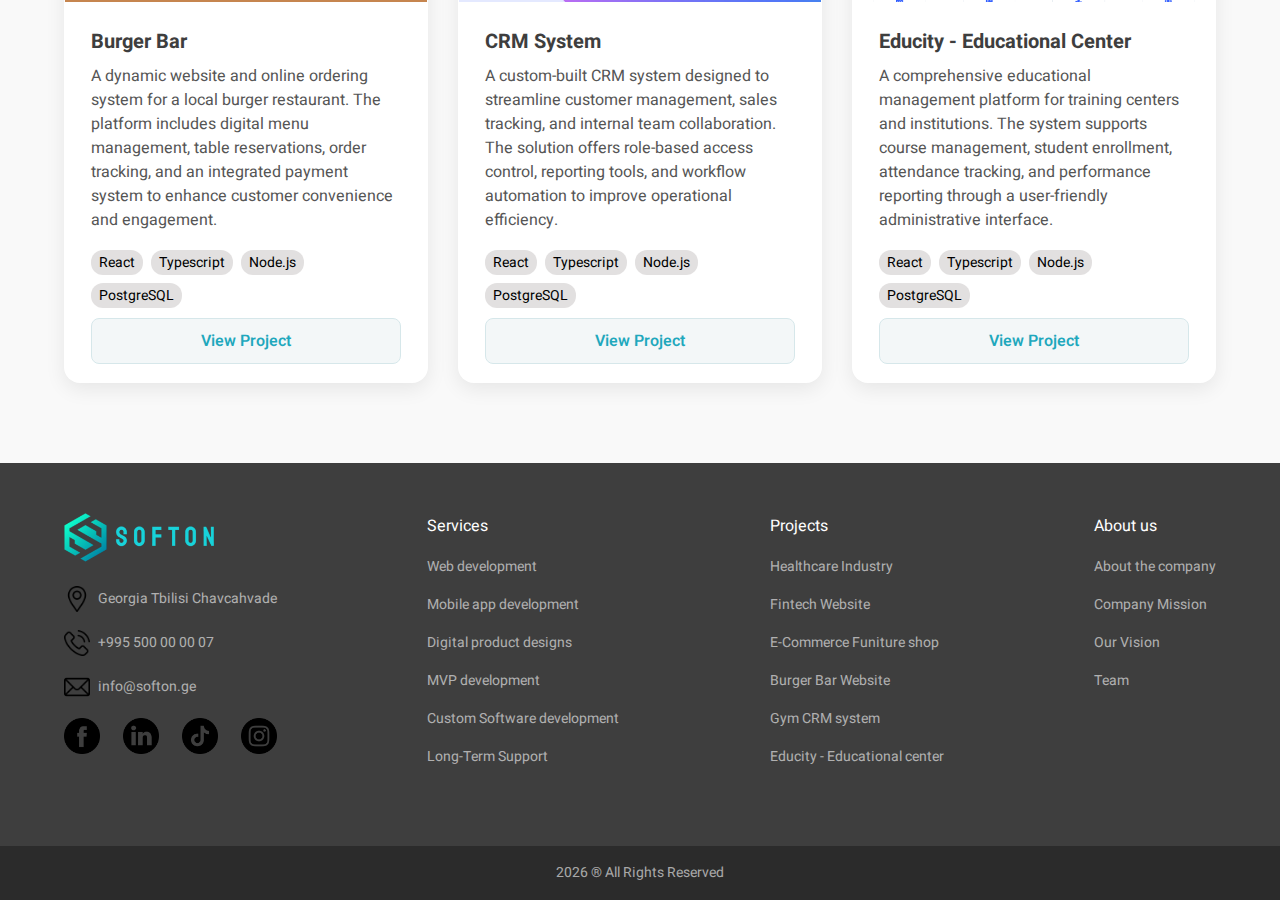
<file: projects.html>
<!DOCTYPE html>
<html lang="en">

<head>
  <link rel="stylesheet" href="css/style.css">
  <link rel="icon" type="image/png" href="/img/favicon.png">
  <link href='https://fonts.googleapis.com/css?family=Heebo' rel='stylesheet'>
  <meta charset="UTF-8">
  <meta name="viewport" content="width=device-width, initial-scale=1.0">
  <title>Softon</title>
</head>

<body>
  <header>
    <div class="container">
      <section class="logo">
        <a href="/">
          <img src="img/header-logo.png" alt="header logo">
        </a>
      </section>
      <nav>
        <ul>
          <li><a href="/services.html">Services</a></li>
          <li><a href="projects.html">Projects</a></li>
          <li><a href="about.html">About</a></li>
          <li><a href="contact.html" class="contact">Contact Us</a></li>
          <li>
            <button type="button" aria-label="Switch language">
              <img src="img/uk.png" alt="English">
            </button>
          </li>
          <li class="menu-icon"><img src="img/menu_icon.png" alt="menu icon"> </li>
        </ul>
      </nav>
    </div>
  </header>

  <section class="hero-headline">
    <div class="container">

      <!-- Small tagline above headline -->
      <div class="hero-tagline">
        <img src="img/rocket-1.png" alt="rocket icon">
        <span>Crafting digital excellence</span>
      </div>

      <!-- Main headline -->
      <h1 class="hero-title">
        We build software that <span class="highlight">drives growth</span>
      </h1>

      <!-- Subtext / description -->
      <p class="hero-subtext">
        From visionary startups to enterprise leaders, we engineer robust, scalable,
        and beautiful digital products that define the industries.
      </p>

      <!-- Call-to-action button -->
      <button>
        Start Your Project →
      </button>

    </div>
  </section>

  <section class="featured-projects">
    <div class="container">

      <h1>Featured Works</h1>

      <div class="projects-grid">

        <!-- Project Card 1 -->
        <div class="project-card">

          <div class="project-image">
            <img src="img/projects/healthcare-website.jpg" alt="Project 1 image/screenshot">
          </div>

          <div class="project-content">
            <h3>Healthcare Industry</h3>
            <p>
              A secure and scalable healthcare platform designed for clinics and medical centers.
              The system includes appointment scheduling, patient record management, and
              real-time communication between doctors and patients, ensuring data privacy
              and seamless user experience.
            </p>
            <div class="used-tech-stack">
              <span>React</span>
              <span>Typescript</span>
              <span>Node.js</span>
              <span>PostgreSQL</span>
            </div>
            <a href="#" class="cta-button">View Project</a>
          </div>

        </div>

        <!-- Project Card 2 -->
        <div class="project-card">

          <div class="project-image">
            <img src="img/projects/fintech-website.jpg" alt="Project 2 image/screenshot">
          </div>

          <div class="project-content">
            <h3>Fintech Industry</h3>
            <p>
              A modern fintech web application built for secure digital transactions and
              financial analytics. The platform provides real-time payment processing,
              user dashboards, transaction history tracking, and advanced data visualization
              tools for smarter financial decision-making.
            </p>
            <div class="used-tech-stack">
              <span>React</span>
              <span>Typescript</span>
              <span>Node.js</span>
              <span>PostgreSQL</span>
            </div>
            <a href="#" class="cta-button">View Project</a>
          </div>

        </div>

        <!-- Project Card 3 -->
        <div class="project-card">

          <div class="project-image">
            <img src="img/projects/furniture-website.jpg" alt="Project 3 image/screenshot">
          </div>

          <div class="project-content">
            <h3>E-Commerce Furniture shop</h3>
            <p>
              A fully responsive e-commerce platform for a furniture retailer, featuring
              product filtering, secure checkout, inventory management, and an intuitive
              admin dashboard. Designed to deliver a smooth shopping experience across
              all devices.
            </p>
            <div class="used-tech-stack">
              <span>React</span>
              <span>Typescript</span>
              <span>Node.js</span>
              <span>PostgreSQL</span>
            </div>
            <a href="#" class="cta-button">View Project</a>
          </div>

        </div>

        <!-- Project Card 4 -->
        <div class="project-card">

          <div class="project-image">
            <img src="img/projects/burger-bar-website.jpg" alt="Project 4 image/screenshot">
          </div>

          <div class="project-content">
            <h3>Burger Bar</h3>
            <p>
              A dynamic website and online ordering system for a local burger restaurant.
              The platform includes digital menu management, table reservations,
              order tracking, and an integrated payment system to enhance customer
              convenience and engagement.
            </p>
            <div class="used-tech-stack">
              <span>React</span>
              <span>Typescript</span>
              <span>Node.js</span>
              <span>PostgreSQL</span>
            </div>
            <a href="#" class="cta-button">View Project</a>
          </div>

        </div>

        <!-- Project Card 5 -->
        <div class="project-card">

          <div class="project-image">
            <img src="img/projects/crm.jpg" alt="Project 5 image/screenshot">
          </div>

          <div class="project-content">
            <h3>CRM System</h3>
            <p>
              A custom-built CRM system designed to streamline customer management,
              sales tracking, and internal team collaboration. The solution offers
              role-based access control, reporting tools, and workflow automation
              to improve operational efficiency.
            </p>
            <div class="used-tech-stack">
              <span>React</span>
              <span>Typescript</span>
              <span>Node.js</span>
              <span>PostgreSQL</span>
            </div>
            <a href="#" class="cta-button">View Project</a>
          </div>

        </div>

        <!-- Project Card 6 -->
        <div class="project-card">

          <div class="project-image">
            <img src="img/projects/educity-screenshot.png" Project 6 image/screenshot">
          </div>

          <div class="project-content">
            <h3>Educity - Educational Center</h3>
            <p>
              A comprehensive educational management platform for training centers and
              institutions. The system supports course management, student enrollment,
              attendance tracking, and performance reporting through a user-friendly
              administrative interface.
            </p>
            <div class="used-tech-stack">
              <span>React</span>
              <span>Typescript</span>
              <span>Node.js</span>
              <span>PostgreSQL</span>
            </div>
            <a href="#" class="cta-button">View Project</a>
          </div>

        </div>
      </div>

    </div>
  </section>

  <footer>
    <div class="container">
      <ul>
        <li>
          <a href="/"> <img src="img/header-logo.png" alt="footer company logo">
          </a>
        </li>
        <li class="footer-contact"><img src="img/footer-logos/location.png" alt="Location">Georgia Tbilisi Chavcahvade
        </li>
        <li class="footer-contact"><img src="img/footer-logos/phone-call.png" alt="Phone number">+995 500 00 00 07</li>
        <li class="footer-contact"><img src="img/footer-logos/email.png" alt="Email">info@softon.ge</li>
        <li>
          <ul class="social-logos">
            <li><a href="#"><img src="img/footer-logos/facebook.png"></a></li>
            <li><a href="#"><img src="img/footer-logos/linkedin.png"></a></li>
            <li><a href="#"><img src="img/footer-logos/tiktok.png"></a></li>
            <li><a href="#"><img src="img/footer-logos/instagram.png"></a></li>
          </ul>
        </li>
      </ul>
      <ul>
        <li><a href="services.html" class="list-title">Services</a></li>
        <li><a href="#">Web development</a></li>
        <li><a href="#">Mobile app development</a></li>
        <li><a href="#">Digital product designs</a></li>
        <li><a href="#">MVP development</a></li>
        <li><a href="#">Custom Software development</a></li>
        <li><a href="#">Long-Term Support</a></li>
      </ul>
      <ul>
        <li><a href="projects.html" class="list-title">Projects</a></li>
        <li><a href="#">Healthcare Industry</a></li>
        <li><a href="#">Fintech Website</a></li>
        <li><a href="#">E-Commerce Funiture shop</a></li>
        <li><a href="#">Burger Bar Website</a></li>
        <li><a href="#">Gym CRM system</a></li>
        <li><a href="#">Educity - Educational center</a></li>
      </ul>
      <ul>
        <li><a href="about.html" class="list-title">About us</a></li>
        <li><a href="#">About the company</a></li>
        <li><a href="#">Company Mission</a></li>
        <li><a href="#">Our Vision</a></li>
        <li><a href="#">Team</a></li>
      </ul>
    </div>
  </footer>

  <section class="copyright">
    2026 &reg; All Rights Reserved
  </section>
</body>

</html>
</file>
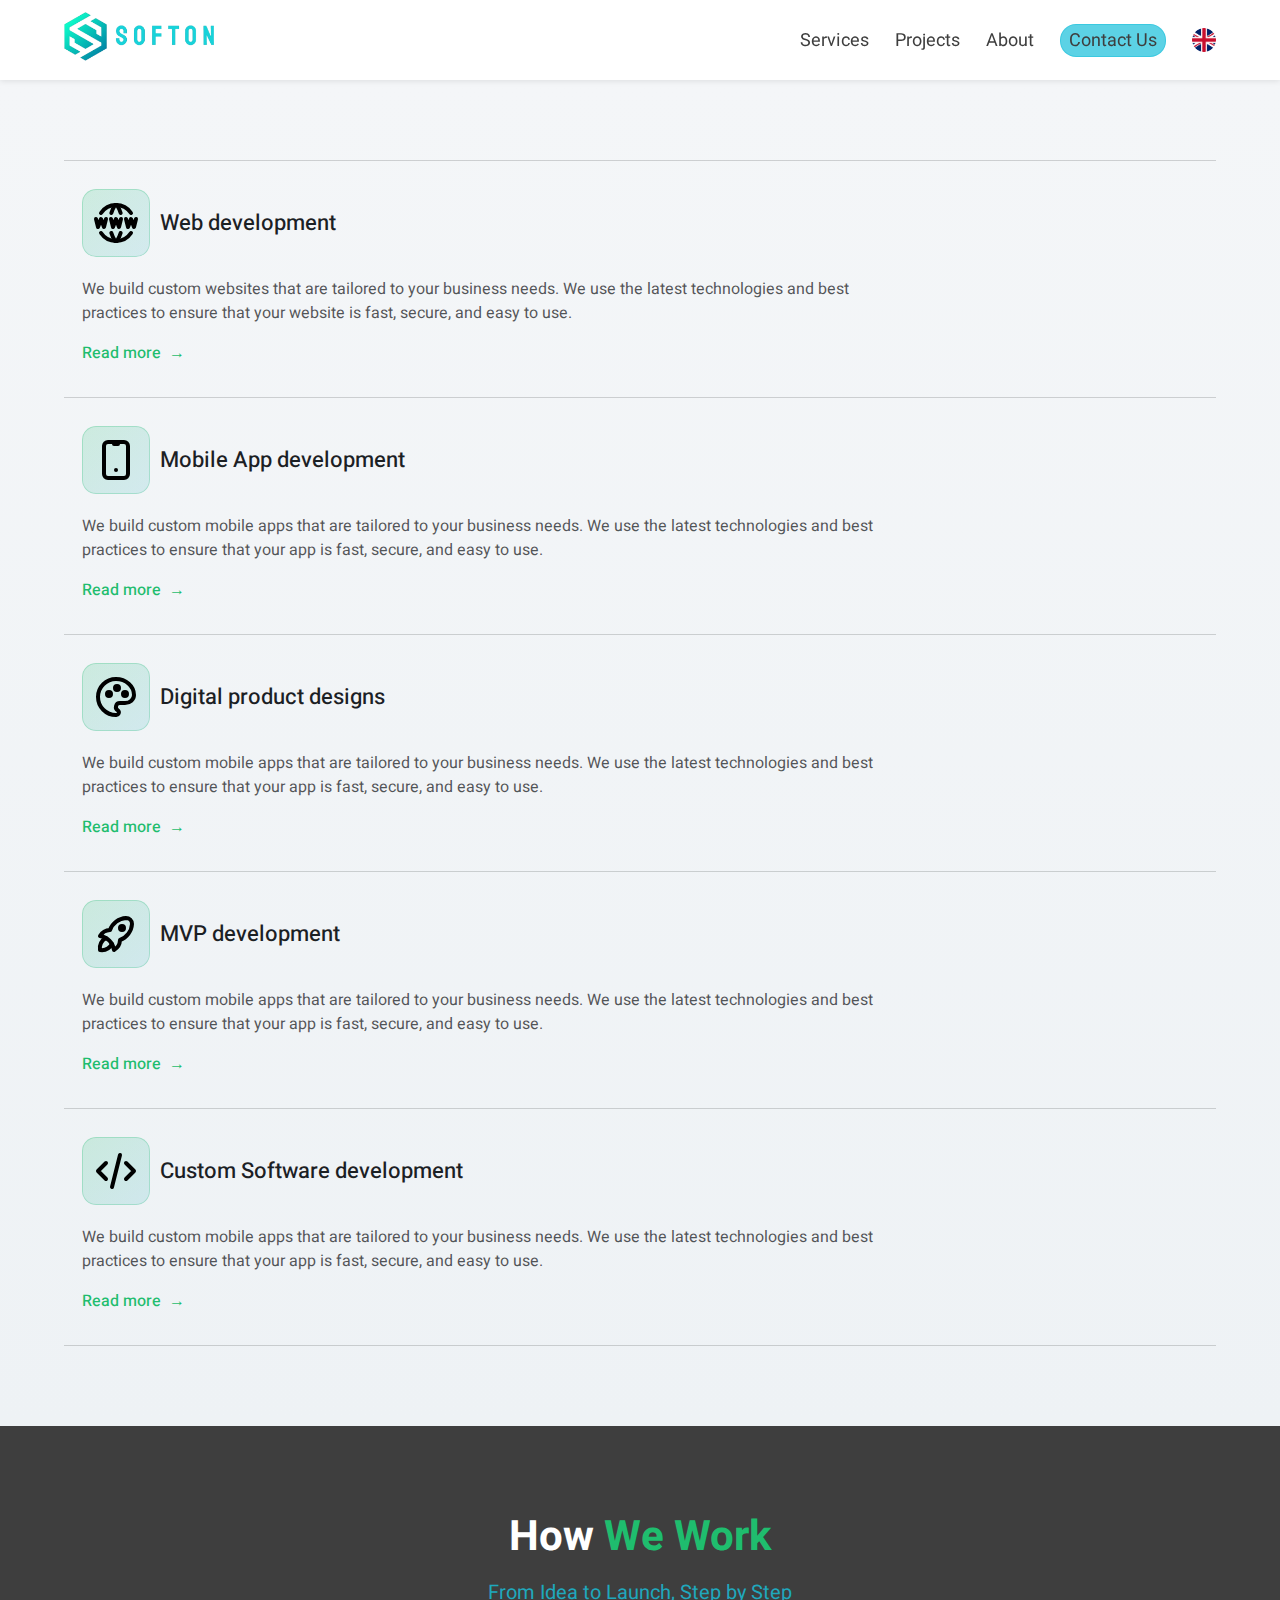
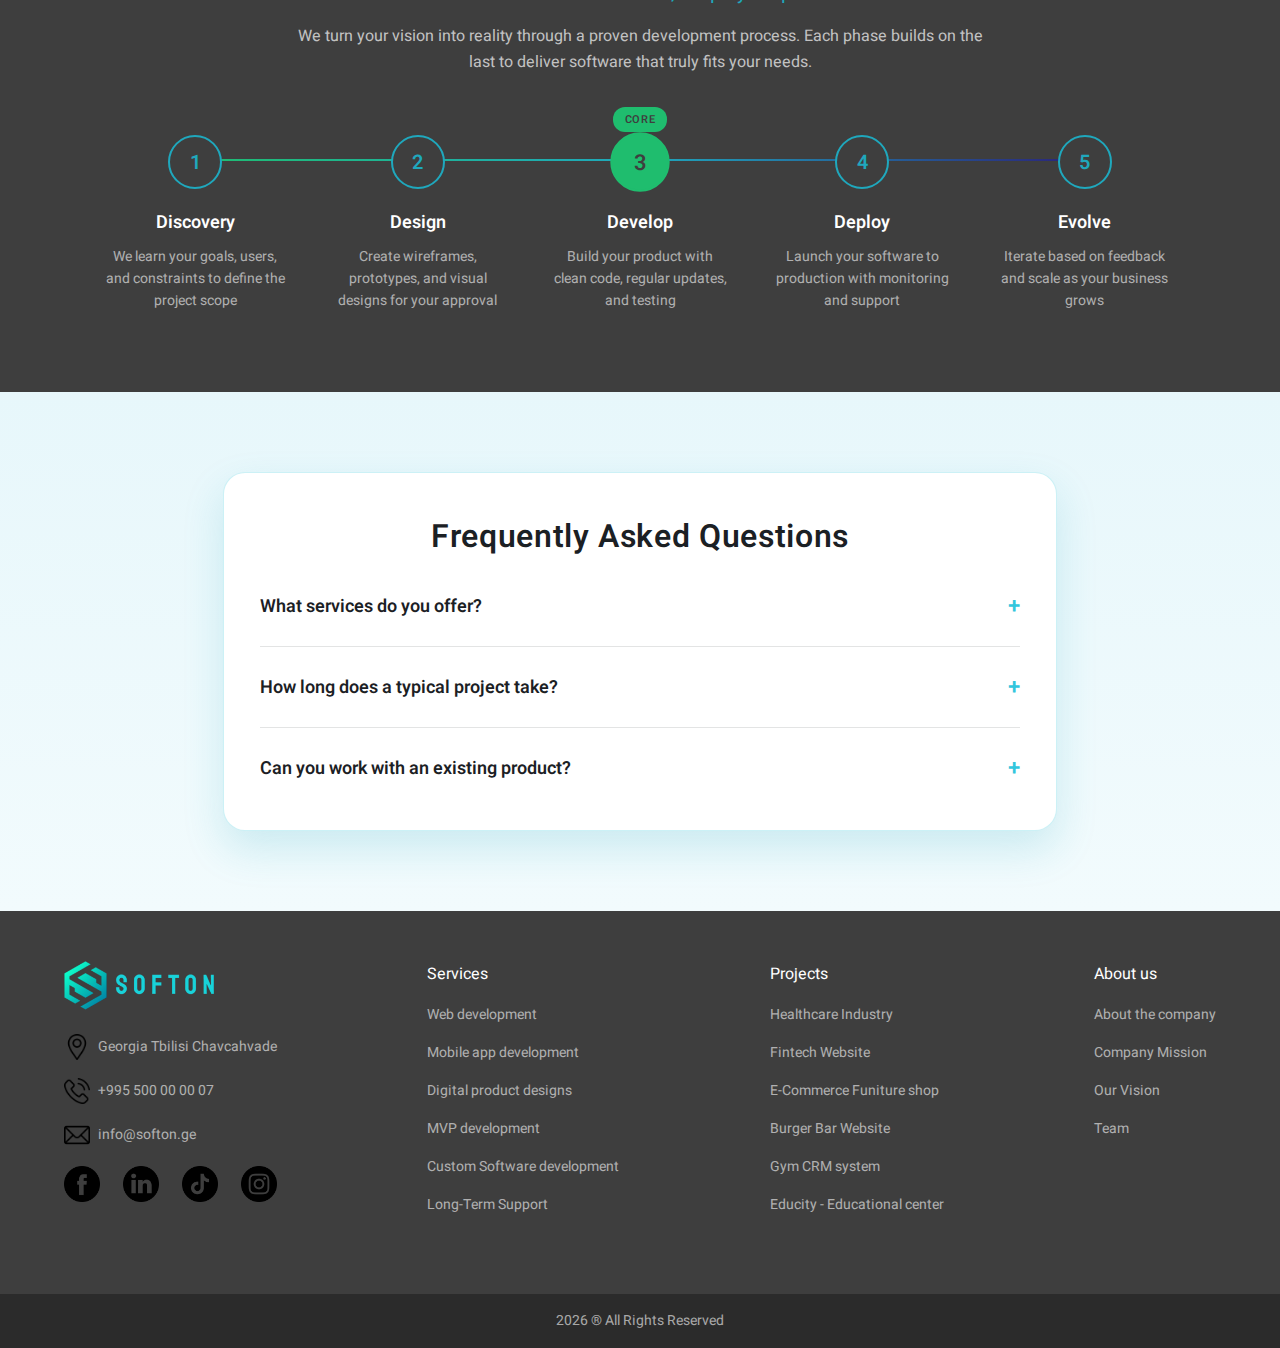
<file: services.html>
<!DOCTYPE html>
<html lang="en">

<head>
  <link rel="stylesheet" href="css/style.css" />
  <link rel="icon" type="image/png" href="img/favicon.png" />
  <link href="https://fonts.googleapis.com/css?family=Heebo" rel="stylesheet" />
  <meta charset="UTF-8" />
  <meta name="viewport" content="width=device-width, initial-scale=1.0" />
  <title>Softon</title>
</head>

<body>

  <header>
    <div class="container">
      <section class="logo">
        <a href="/">
          <img src="img/header-logo.png" alt="header logo">
        </a>
      </section>
      <nav>
        <ul>
          <li><a href="/services.html">Services</a></li>
          <li><a href="projects.html">Projects</a></li>
          <li><a href="about.html">About</a></li>
          <li><a href="contact.html" class="contact">Contact Us</a></li>
          <li>
            <button type="button" aria-label="Switch language">
              <img src="img/uk.png" alt="English">
            </button>
          </li>
          <li class="menu-icon"><img src="img/menu_icon.png" alt="menu icon"> </li>
        </ul>
      </nav>
    </div>
  </header>

  <section class="services-section">

    <div class="container">

      <div class="services-card">
        <div class="title-row">
          <img class="service-icon" src="img/services/web.svg" alt="Web development icon" />
          <h3>Web development</h3>
        </div>

        <p>
          We build custom websites that are tailored to your business needs.
          We use the latest technologies and best practices to ensure that
          your website is fast, secure, and easy to use.
        </p>
        <a href="#" class="expand">Read more</a>
      </div>

      <div class="services-card">
        <div class="title-row">
          <img class="service-icon" src="img/services/mobile.svg" alt="Mobile app development icon" />
          <h3>Mobile App development</h3>
        </div>

        <p>
          We build custom mobile apps that are tailored to your business
          needs. We use the latest technologies and best practices to ensure
          that your app is fast, secure, and easy to use.
        </p>
        <a href="#" class="expand">Read more</a>
      </div>

      <div class="services-card">
        <div class="title-row">
          <img class="service-icon" src="img/services/design.svg" alt="Digital product design icon" />
          <h3>Digital product designs</h3>
        </div>
        <p>
          We build custom mobile apps that are tailored to your business
          needs. We use the latest technologies and best practices to ensure
          that your app is fast, secure, and easy to use.
        </p>
        <a href="#" class="expand">Read more</a>
      </div>

      <div class="services-card">
        <div class="title-row">
          <img class="service-icon" src="img/services/mvp.svg" alt="MVP development icon" />
          <h3>MVP development</h3>
        </div>
        <p>
          We build custom mobile apps that are tailored to your business
          needs. We use the latest technologies and best practices to ensure
          that your app is fast, secure, and easy to use.
        </p>
        <a href="#" class="expand">Read more</a>
      </div>

      <div class="services-card">
        <div class="title-row">
          <img class="service-icon" src="img/services/software.svg" alt="Custom software development icon" />
          <h3>Custom Software development</h3>
        </div>
        <p>
          We build custom mobile apps that are tailored to your business
          needs. We use the latest technologies and best practices to ensure
          that your app is fast, secure, and easy to use.
        </p>
        <a href="#" class="expand">Read more</a>
      </div>

    </div>

  </section>

  <section class="how-we-work">
    <div class="container">

      <h2>How <span>We Work</span></h2>
      <p class="section-subtitle">From Idea to Launch, Step by Step</p>
      <p class="section-description">
        We turn your vision into reality through a proven development process.
        Each phase builds on the last to deliver software that truly fits your needs.
      </p>

      <div class="process-timeline">
        <div class="timeline-line"></div>

        <div class="process-step">
          <div class="step-number">1</div>
          <h3>Discovery</h3>
          <p>We learn your goals, users, and constraints to define the project scope</p>
        </div>

        <div class="process-step">
          <div class="step-number">2</div>
          <h3>Design</h3>
          <p>Create wireframes, prototypes, and visual designs for your approval</p>
        </div>

        <div class="process-step">
          <span class="step-badge">Core</span>
          <div class="step-number highlight">3</div>
          <h3>Develop</h3>
          <p>Build your product with clean code, regular updates, and testing</p>
        </div>

        <div class="process-step">
          <div class="step-number">4</div>
          <h3>Deploy</h3>
          <p>Launch your software to production with monitoring and support</p>
        </div>

        <div class="process-step">
          <div class="step-number">5</div>
          <h3>Evolve</h3>
          <p>Iterate based on feedback and scale as your business grows</p>
        </div>
      </div>

    </div>
  </section>

  <section class="faq">

    <div class="container">
      <h2>Frequently Asked Questions</h2>
      <details class="faq-item">
        <summary>What services do you offer?</summary>
        <p>We design and build web apps, mobile apps, MVPs, and custom software, handling discovery, UX/UI, development,
          and launch.</p>
      </details>
      <details class="faq-item">
        <summary>How long does a typical project take?</summary>
        <p>Timelines vary by scope, but most MVPs take 6–10 weeks, while larger platforms take 3–5 months.</p>
      </details>
      <details class="faq-item">
        <summary>Can you work with an existing product?</summary>
        <p>Yes. We can audit, improve, and extend current systems, or rebuild parts that need better performance or
          scale.</p>
      </details>
    </div>

  </section>

  <footer>
    <div class="container">
      <ul>
        <li>
          <a href="/"> <img src="img/header-logo.png" alt="footer company logo">
          </a>
        </li>
        <li class="footer-contact"><img src="img/footer-logos/location.png" alt="Location">Georgia Tbilisi Chavcahvade
        </li>
        <li class="footer-contact"><img src="img/footer-logos/phone-call.png" alt="Phone number">+995 500 00 00 07</li>
        <li class="footer-contact"><img src="img/footer-logos/email.png" alt="Email">info@softon.ge</li>
        <li>
          <ul class="social-logos">
            <li><a href="#"><img src="img/footer-logos/facebook.png"></a></li>
            <li><a href="#"><img src="img/footer-logos/linkedin.png"></a></li>
            <li><a href="#"><img src="img/footer-logos/tiktok.png"></a></li>
            <li><a href="#"><img src="img/footer-logos/instagram.png"></a></li>
          </ul>
        </li>
      </ul>
      <ul>
        <li><a href="services.html" class="list-title">Services</a></li>
        <li><a href="#">Web development</a></li>
        <li><a href="#">Mobile app development</a></li>
        <li><a href="#">Digital product designs</a></li>
        <li><a href="#">MVP development</a></li>
        <li><a href="#">Custom Software development</a></li>
        <li><a href="#">Long-Term Support</a></li>
      </ul>
      <ul>
        <li><a href="projects.html" class="list-title">Projects</a></li>
        <li><a href="#">Healthcare Industry</a></li>
        <li><a href="#">Fintech Website</a></li>
        <li><a href="#">E-Commerce Funiture shop</a></li>
        <li><a href="#">Burger Bar Website</a></li>
        <li><a href="#">Gym CRM system</a></li>
        <li><a href="#">Educity - Educational center</a></li>
      </ul>
      <ul>
        <li><a href="about.html" class="list-title">About us</a></li>
        <li><a href="#">About the company</a></li>
        <li><a href="#">Company Mission</a></li>
        <li><a href="#">Our Vision</a></li>
        <li><a href="#">Team</a></li>
      </ul>
    </div>
  </footer>

  <section class="copyright">
    2026 &reg; All Rights Reserved
  </section>

</body>

</html>
</file>
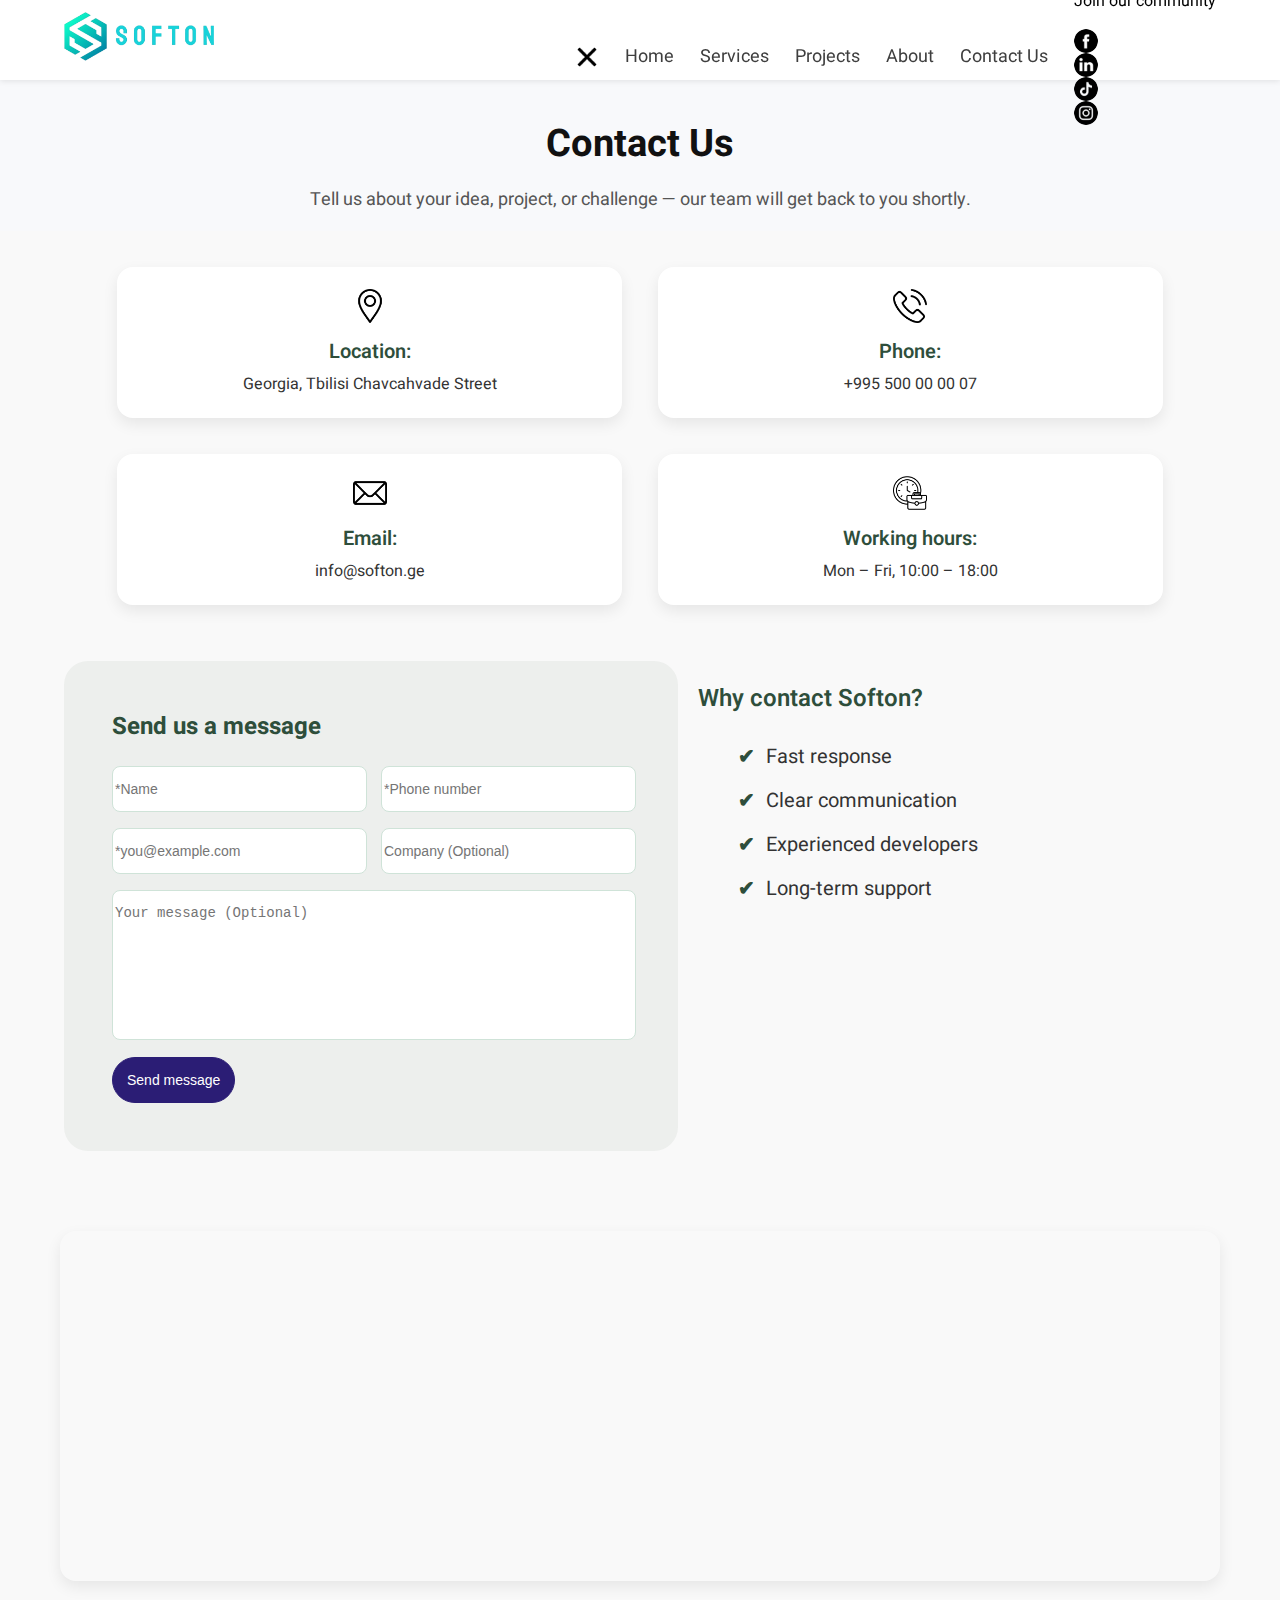
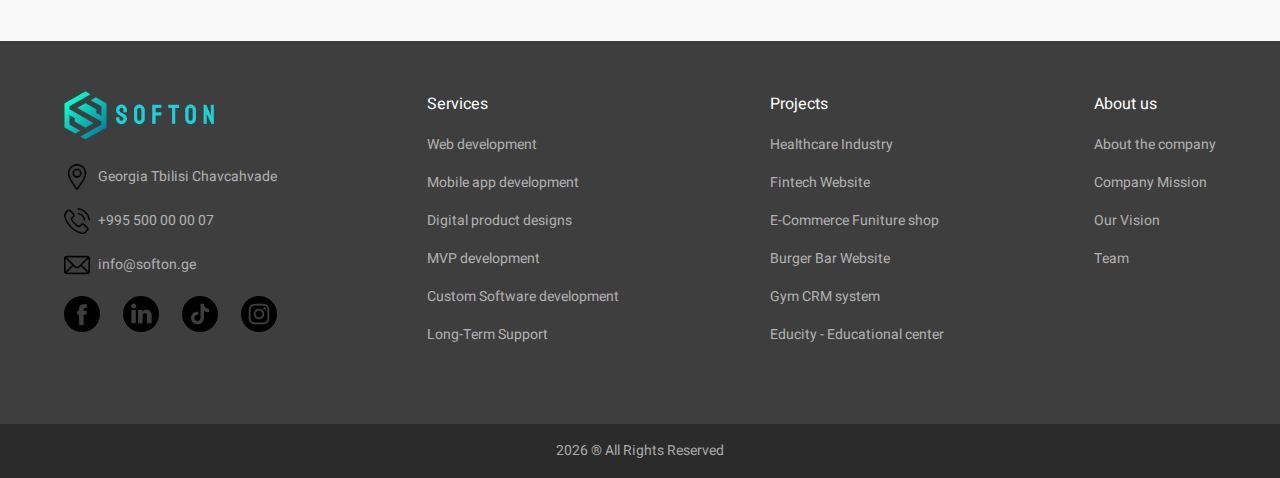
<file: en/contact.html>
<!DOCTYPE html>
<html lang="en">

<head>
  <link rel="stylesheet" href="/css/style.css">
  <link rel="icon" type="image/png" href="/img/favicon.png">
  <link href='https://fonts.googleapis.com/css?family=Heebo' rel='stylesheet'>
  <meta charset="UTF-8">
  <meta name="viewport" content="width=device-width, initial-scale=1.0">
  <title>Softon</title>
</head>

<body>

  <header>
    <div class="container">

      <section class="logo">
        <a href="/en/index.html">
          <img src="/img/header-logo.png" alt="header logo">
        </a>
      </section>

      <nav>
        <ul class="nav-ul">
          <li><a href="/en/services.html">Services</a></li>
          <li><a href="/en/projects.html">Projects</a></li>
          <li><a href="/en/about.html">About</a></li>
          <li><a href="/en/contact.html" class="contact">Contact Us</a></li>
          <li class="language-switch">
            <button id="lang-switch" type="button" aria-label="Switch language">
              <img src="/img/geo.png" alt="Georgian">
            </button>
          </li>
          <li class="menu-icon">
            <button id="open-nav-menu">
              <img src="/img/burger-icon.png" alt="menu icon">
            </button>
          </li>
        </ul>

        <div class="wrapper">
          <ul class="burger-ul">
            <li>
              <button id="close-nav-menu" class="close-icon">
                <img src="/img/close-icon.png" alt="close icon for burger menu">
              </button>
            </li>
            <li><a href="/en/index.html">Home</a></li>
            <li><a href="/en/services.html">Services</a></li>
            <li><a href="/en/projects.html">Projects</a></li>
            <li><a href="/en/about.html">About</a></li>
            <li><a href="/en/contact.html">Contact Us</a></li>
            <li class="socials">
              <p>Join our community</p>

              <div>
                <a href="#">
                  <img src="/img/footer-logos/facebook.png" alt="Facebook logo" />
                </a>
                <a href="#">
                  <img src="/img/footer-logos/linkedin.png" alt="linkedin logo" />
                </a>
                <a href="#">
                  <img src="/img/footer-logos/tiktok.png" alt="TikTok logo" />
                </a>
                <a href="#">
                  <img src="/img/footer-logos/instagram.png" alt="Instagram logo" />
                </a>
              </div>

            </li>
          </ul>
        </div>

      </nav>
    </div>
  </header>

  <main>

    <section class="contact-headline">
      <div class="container">
        <h1>Contact Us</h1>
        <p>
          Tell us about your idea, project, or challenge — our team will get back to you shortly.
        </p>
      </div>
    </section>

    <section class="contact-info">
      <div class="container">
        <ul>
          <li>
            <img src="/img/footer-logos/location.png" alt="location icon">
            <h3>Location:</h3>
            <p>Georgia, Tbilisi Chavcahvade Street</p>
          </li>
          <li>
            <img src="/img/footer-logos/phone-call.png" alt="phone icon">
            <h3>Phone:</h3>
            <p>+995 500 00 00 07</p>
          </li>
          <li>
            <img src="/img/footer-logos/email.png" alt="email icon">
            <h3>Email:</h3>
            <p>info@softon.ge</p>
          </li>
          <li>
            <img src="/img/footer-logos/working-hours-icon.png" alt="working hours icon">
            <h3>Working hours:</h3>
            <p>Mon – Fri, 10:00 – 18:00</p>
          </li>
        </ul>
      </div>
    </section>

    <section class="send-message-section">
      <div class="container">

        <!-- Contact Form -->
        <div class="contact-form">
          <h2>Send us a message</h2>
          <form action="#" method="post">
            <div class="contact-grid">
              <div class="form-group">
                <input type="text" id="name" name="name" placeholder="*Name" required>
              </div>

              <div class="form-group">
                <input type="tel" id="phone" name="phone" placeholder="*Phone number" required>
              </div>

              <div class="form-group">
                <input type="email" id="email" name="email" placeholder="*you@example.com" required>
              </div>

              <div class="form-group">
                <input type="text" id="company" name="company" placeholder="Company (Optional)">
              </div>

              <div class="form-group">
                <textarea id="message" name="message" rows="5" placeholder="Your message (Optional)"></textarea>
              </div>
            </div>
            <button type="submit" class="btn-primary">
              Send message
            </button>
          </form>
        </div>

        <div class="benefits-box">
          <p>Why contact Softon?</p>
          <ul>
            <li>Fast response</li>
            <li>Clear communication</li>
            <li>Experienced developers</li>
            <li>Long-term support</li>
          </ul>
        </div>

      </div>
    </section>

    <!-- Map -->
    <section class="map">
      <iframe src="https://www.google.com/maps?q=62%20Ilia%20Chavchavadze%20Ave%2C%20Tbilisi%2C%20Georgia&output=embed"
        loading="lazy" referrerpolicy="no-referrer-when-downgrade">
      </iframe>
    </section>

  </main>

  <footer>
    <div class="container">
      <ul>
        <li>
          <a href="/en/index.html"> <img src="/img/header-logo.png" alt="footer company logo">
          </a>
        </li>
        <li class="footer-contact"><img src="/img/footer-logos/location.png" alt="Location">Georgia Tbilisi Chavcahvade
        </li>
        <li class="footer-contact"><img src="/img/footer-logos/phone-call.png" alt="Phone number">+995 500 00 00 07</li>
        <li class="footer-contact"><img src="/img/footer-logos/email.png" alt="Email">info@softon.ge</li>
        <li>
          <ul class="social-logos">
            <li><a href="#"><img src="/img/footer-logos/facebook.png"></a></li>
            <li><a href="#"><img src="/img/footer-logos/linkedin.png"></a></li>
            <li><a href="#"><img src="/img/footer-logos/tiktok.png"></a></li>
            <li><a href="#"><img src="/img/footer-logos/instagram.png"></a></li>
          </ul>
        </li>
      </ul>
      <ul>
        <li><a href="/en/services.html" class="list-title">Services</a></li>
        <li><a href="#">Web development</a></li>
        <li><a href="#">Mobile app development</a></li>
        <li><a href="#">Digital product designs</a></li>
        <li><a href="#">MVP development</a></li>
        <li><a href="#">Custom Software development</a></li>
        <li><a href="#">Long-Term Support</a></li>
      </ul>
      <ul>
        <li><a href="/en/projects.html" class="list-title">Projects</a></li>
        <li><a href="#">Healthcare Industry</a></li>
        <li><a href="#">Fintech Website</a></li>
        <li><a href="#">E-Commerce Funiture shop</a></li>
        <li><a href="#">Burger Bar Website</a></li>
        <li><a href="#">Gym CRM system</a></li>
        <li><a href="#">Educity - Educational center</a></li>
      </ul>
      <ul>
        <li><a href="/en/about.html" class="list-title">About us</a></li>
        <li><a href="#">About the company</a></li>
        <li><a href="#">Company Mission</a></li>
        <li><a href="#">Our Vision</a></li>
        <li><a href="#">Team</a></li>
      </ul>
    </div>
  </footer>

  <section class="copyright">
    2026 &reg; All Rights Reserved
  </section>

  <script src="/js/main.js"></script>
</body>

</html>
</file>
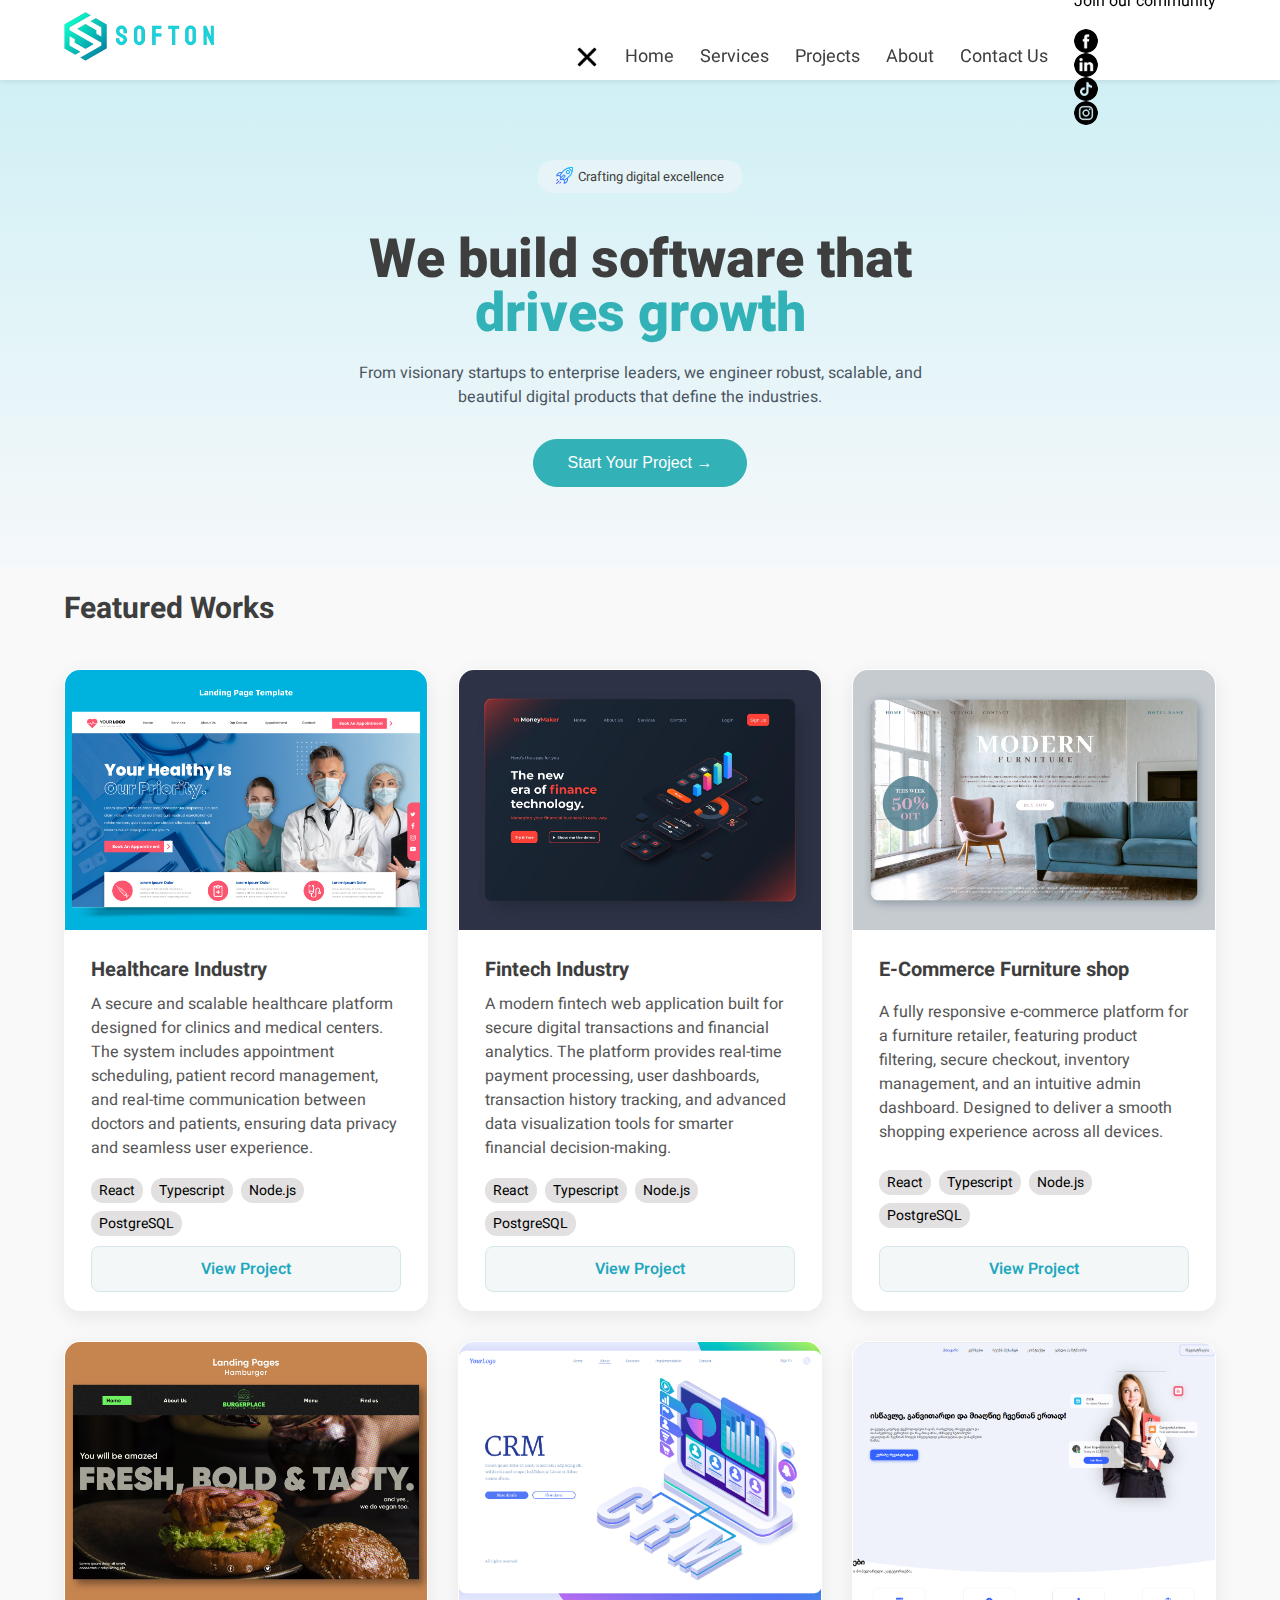
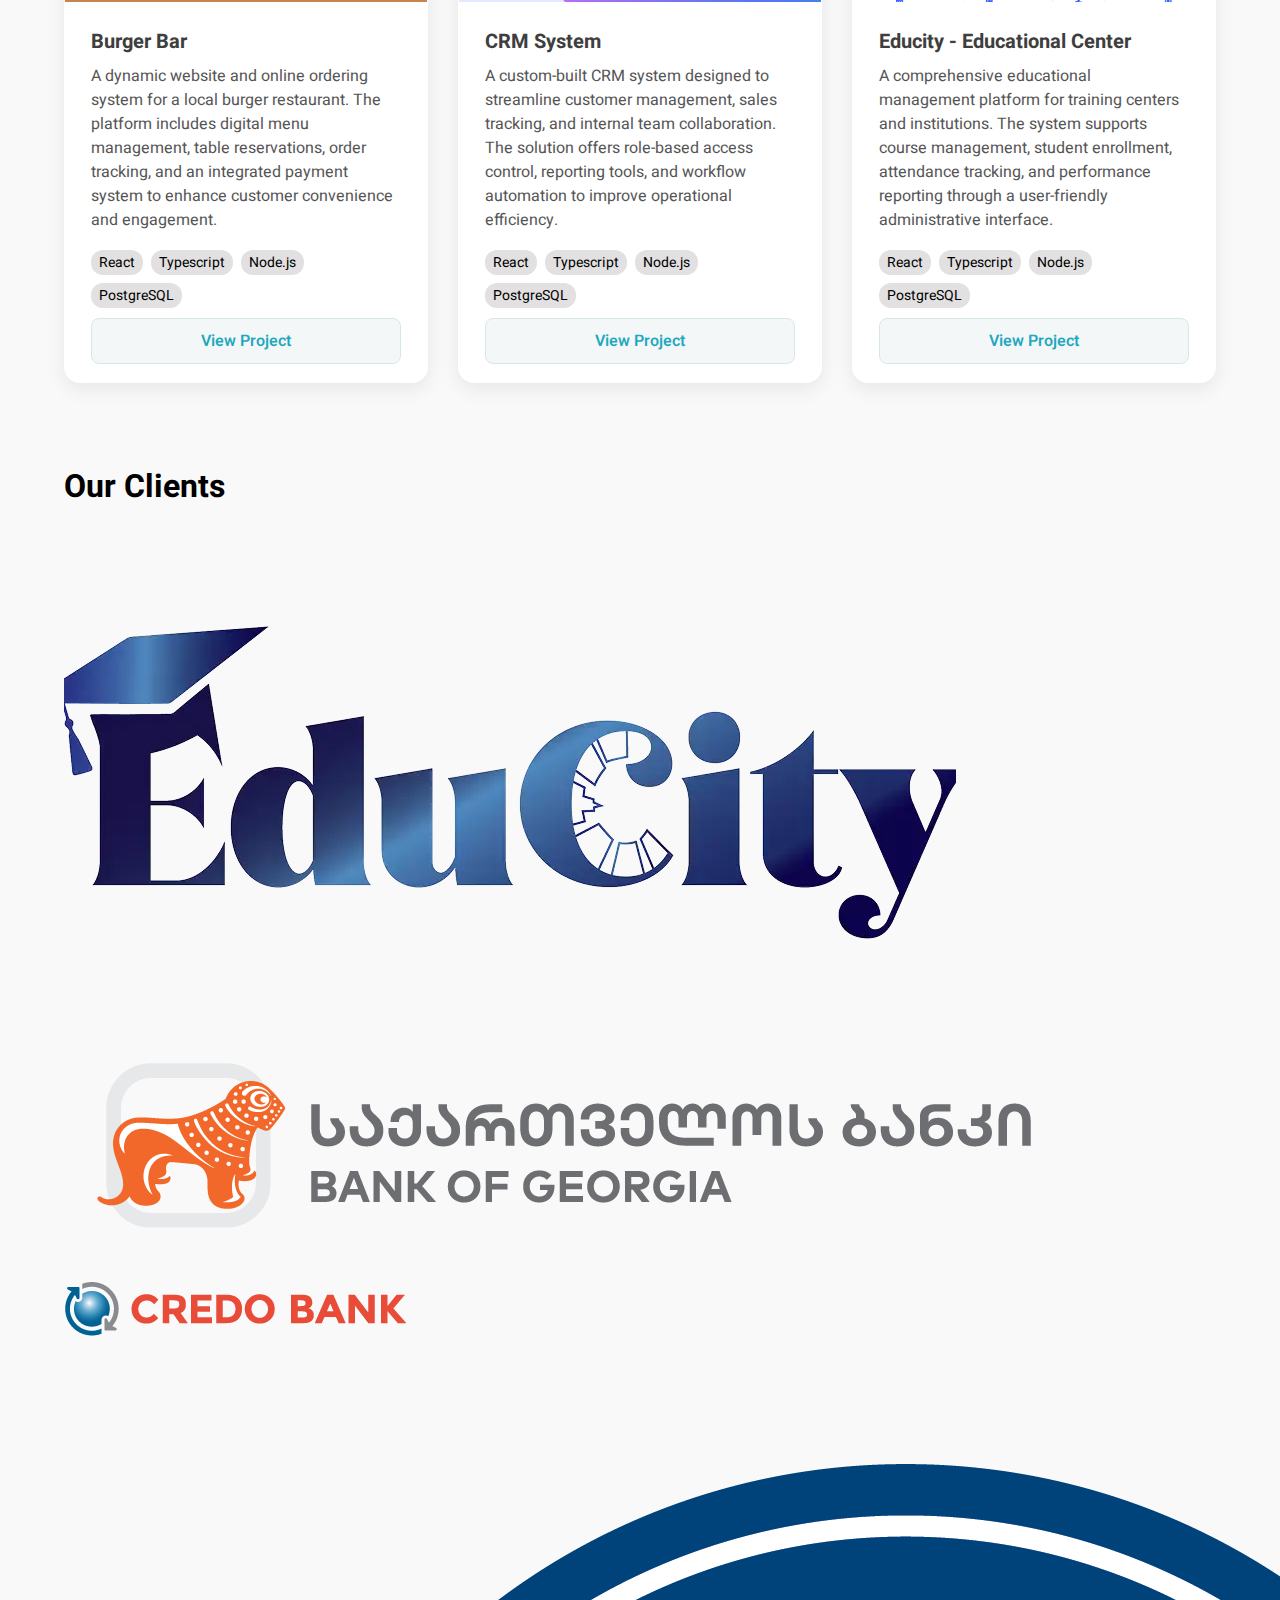
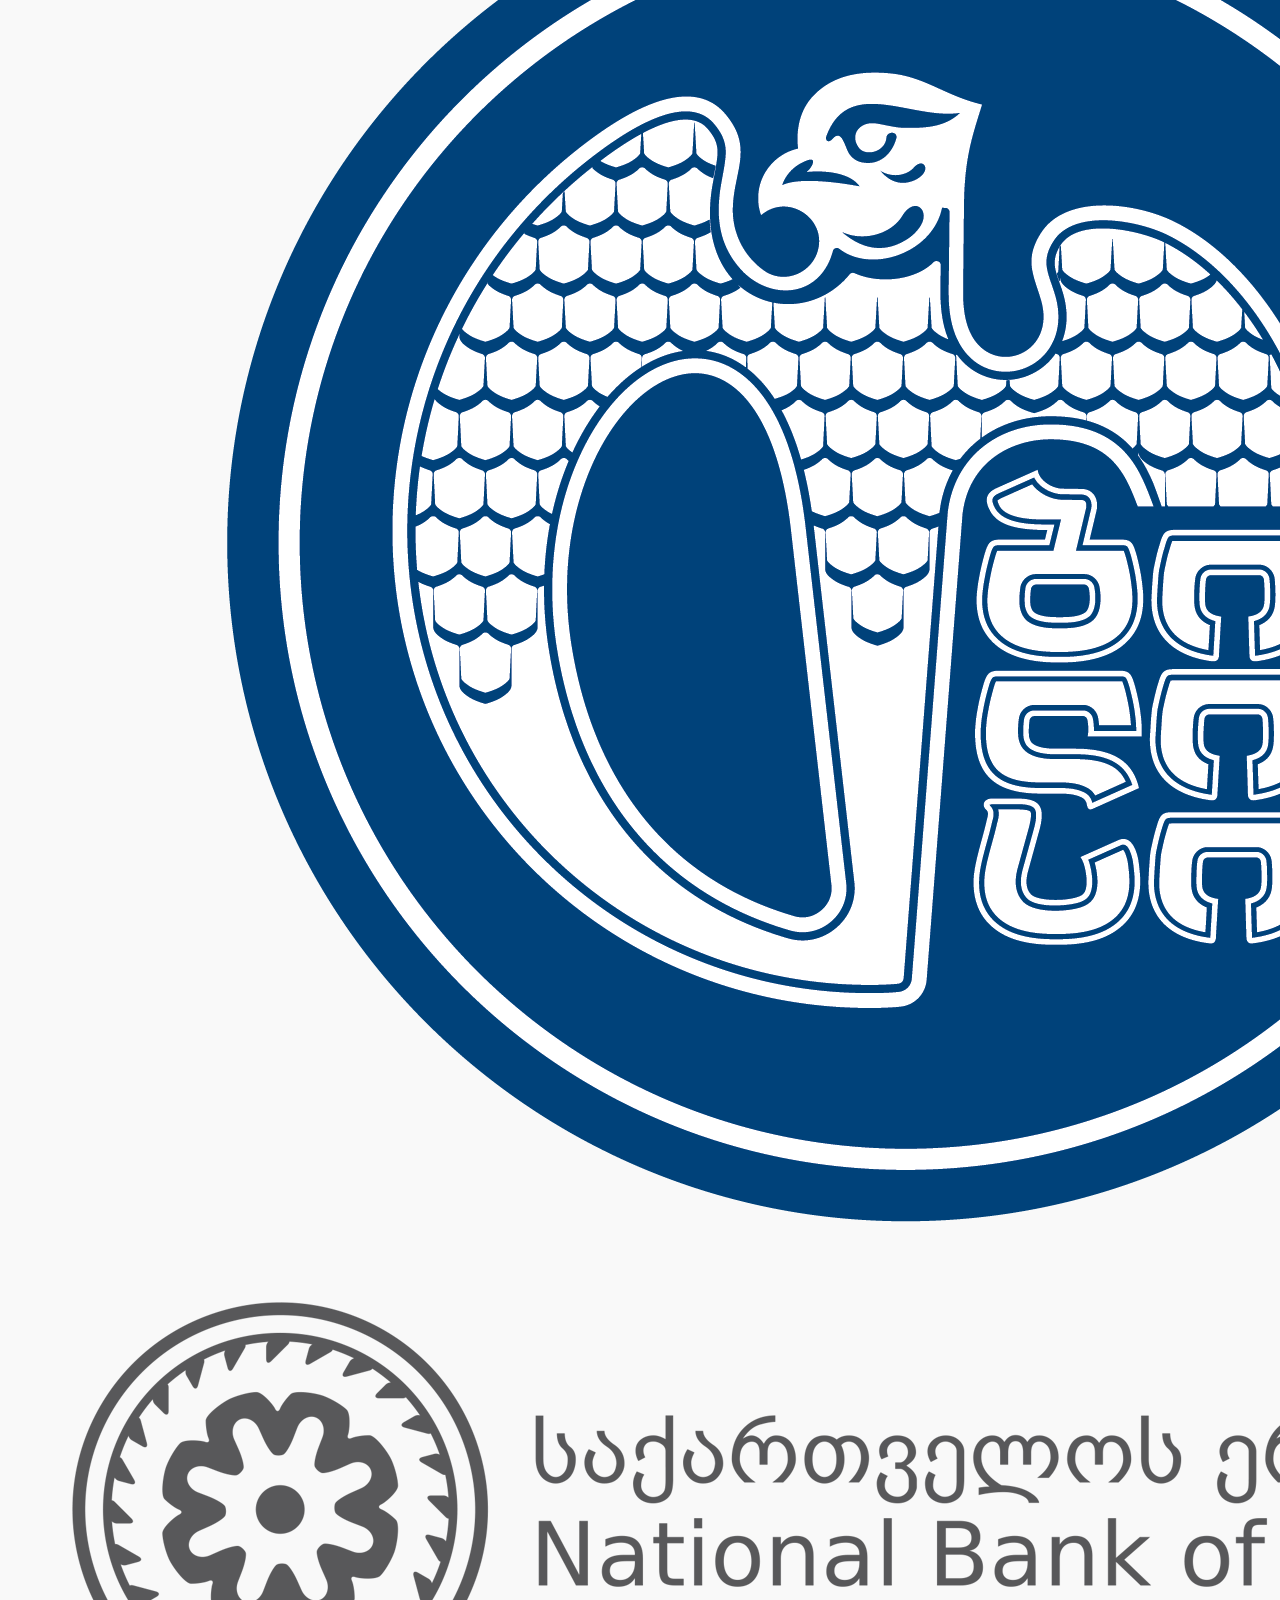
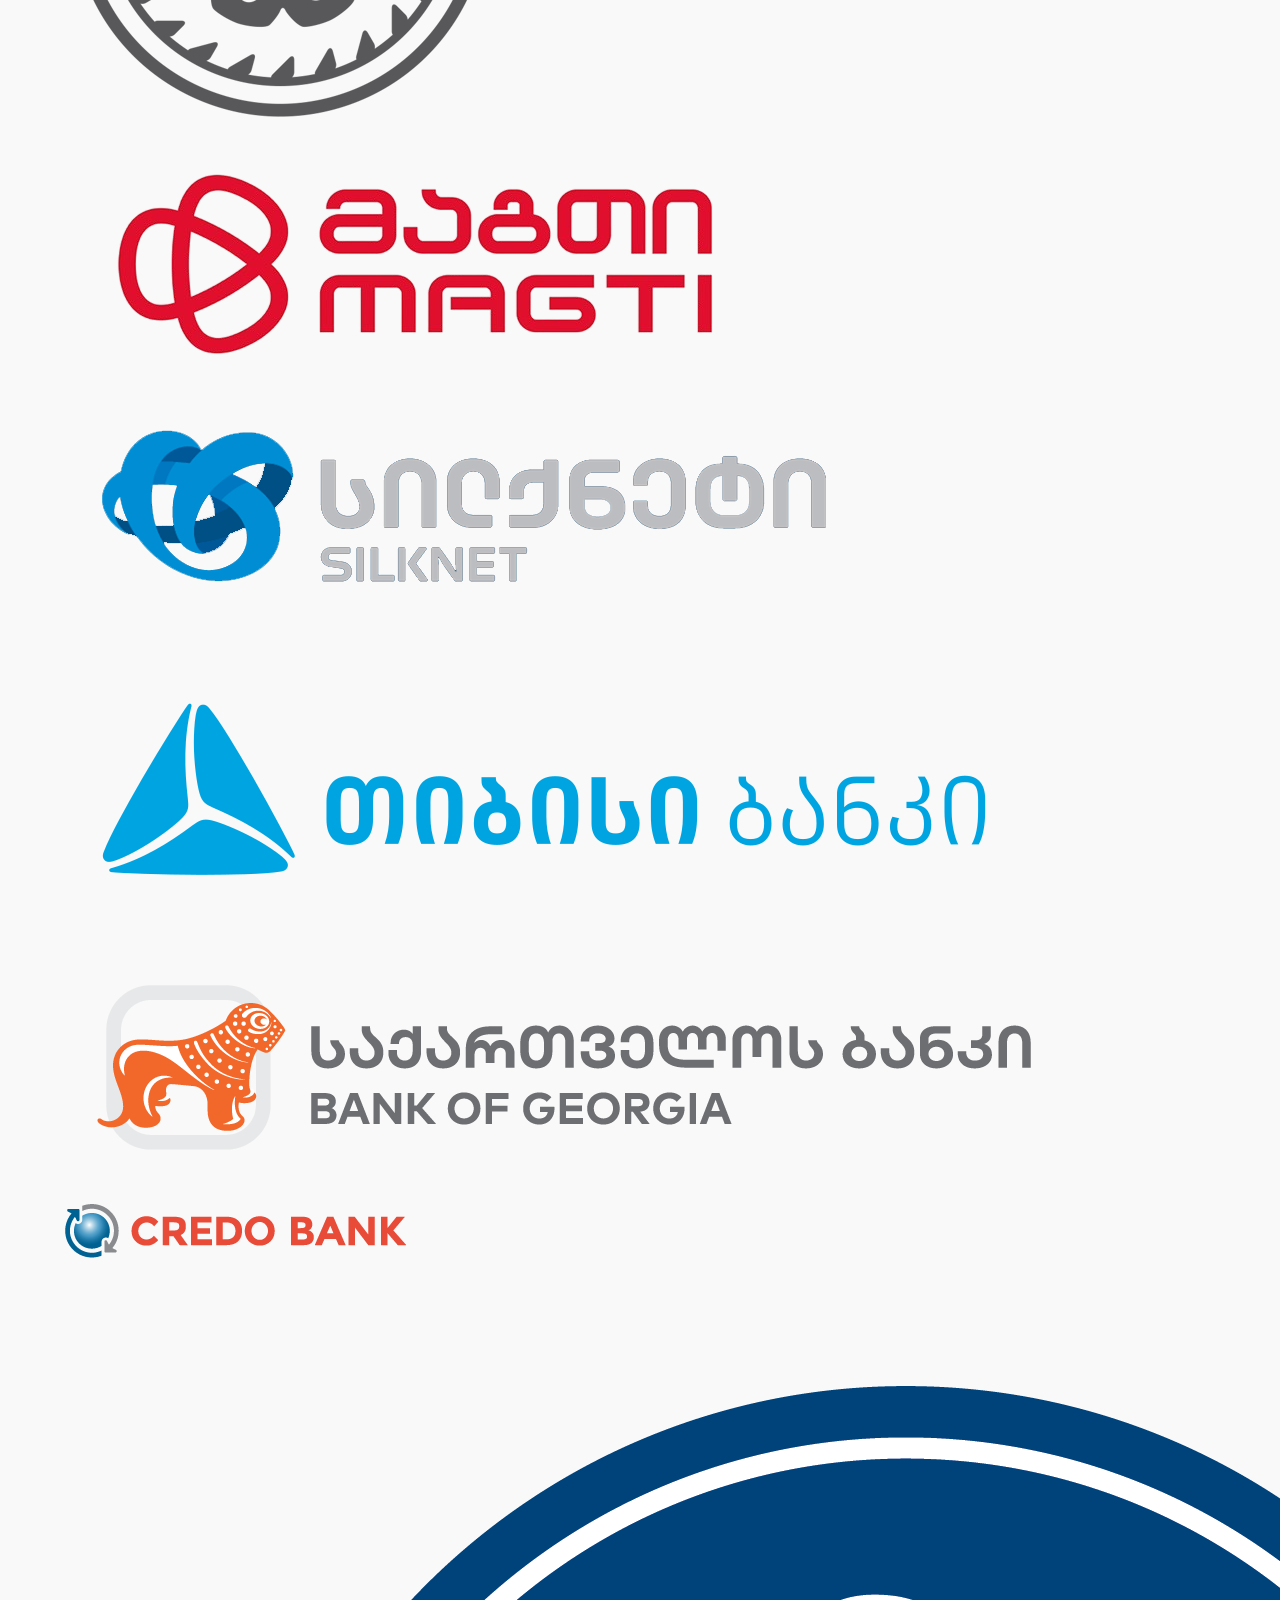
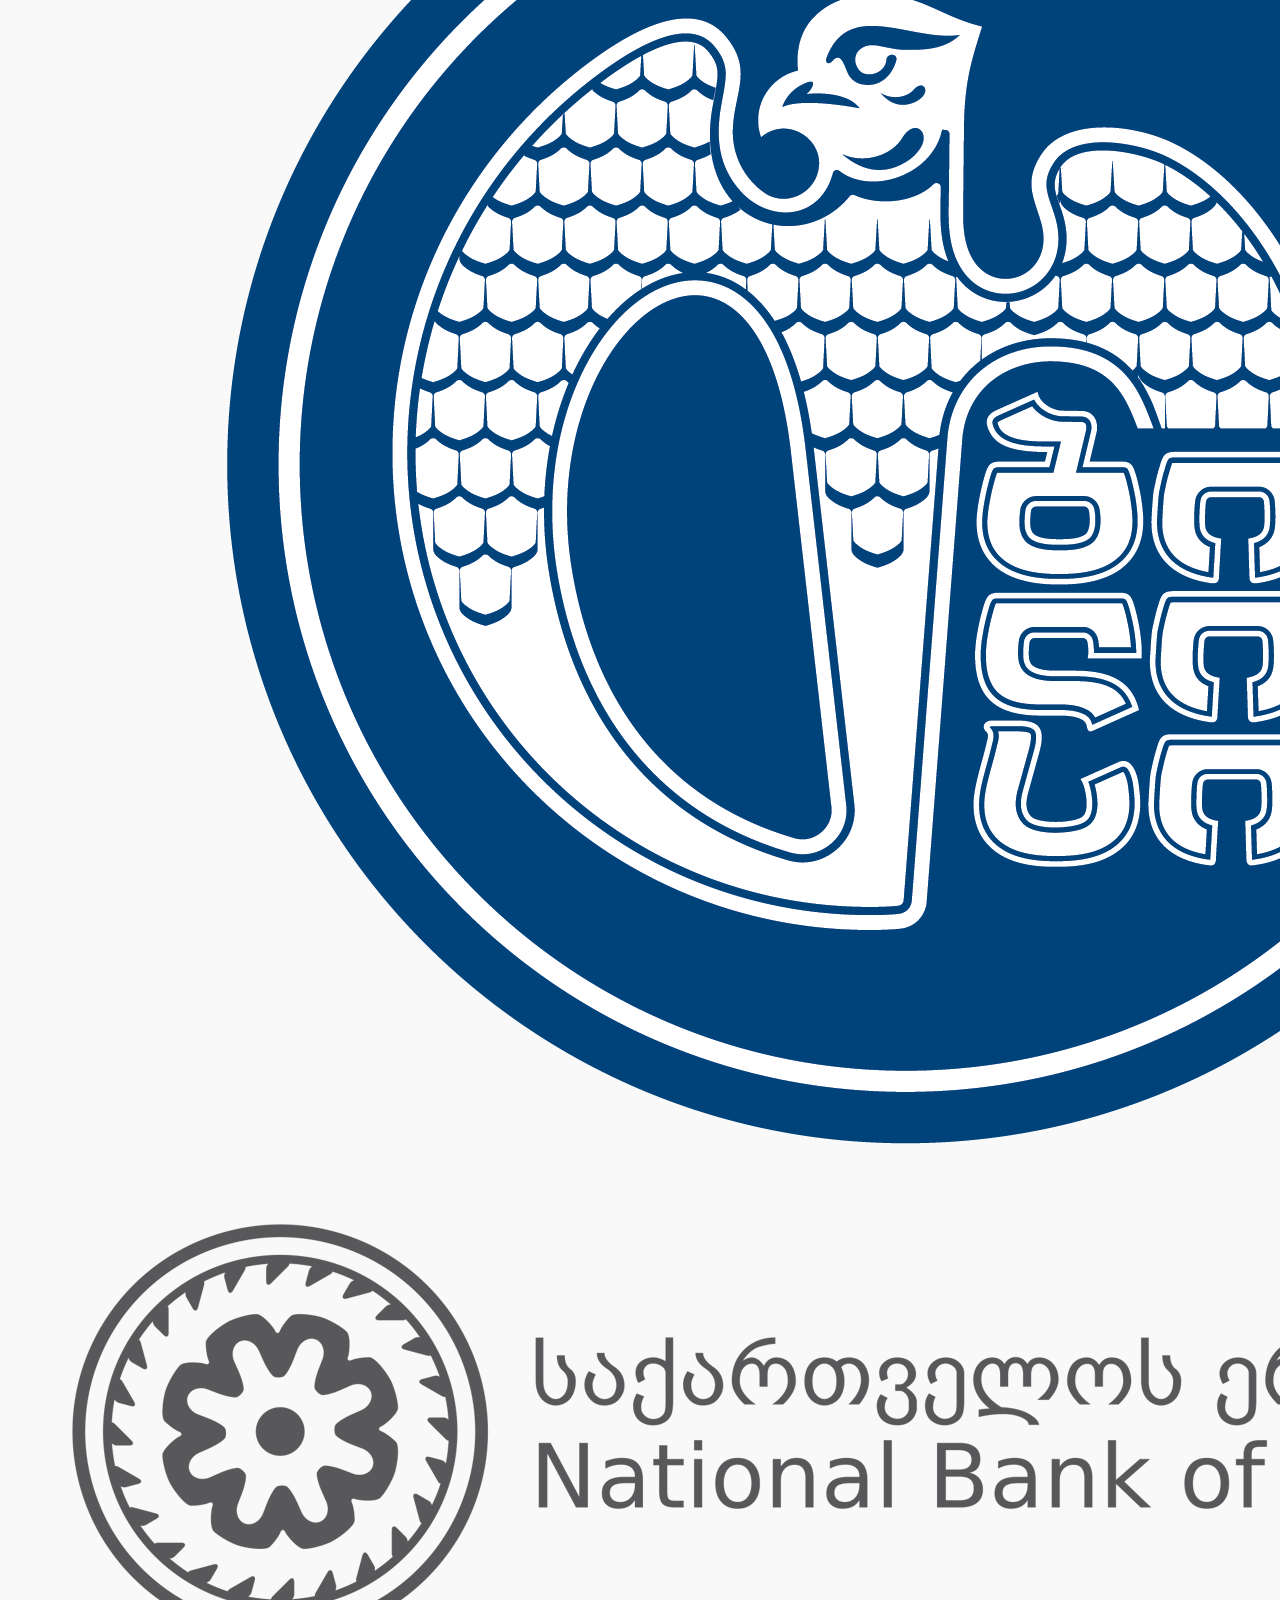
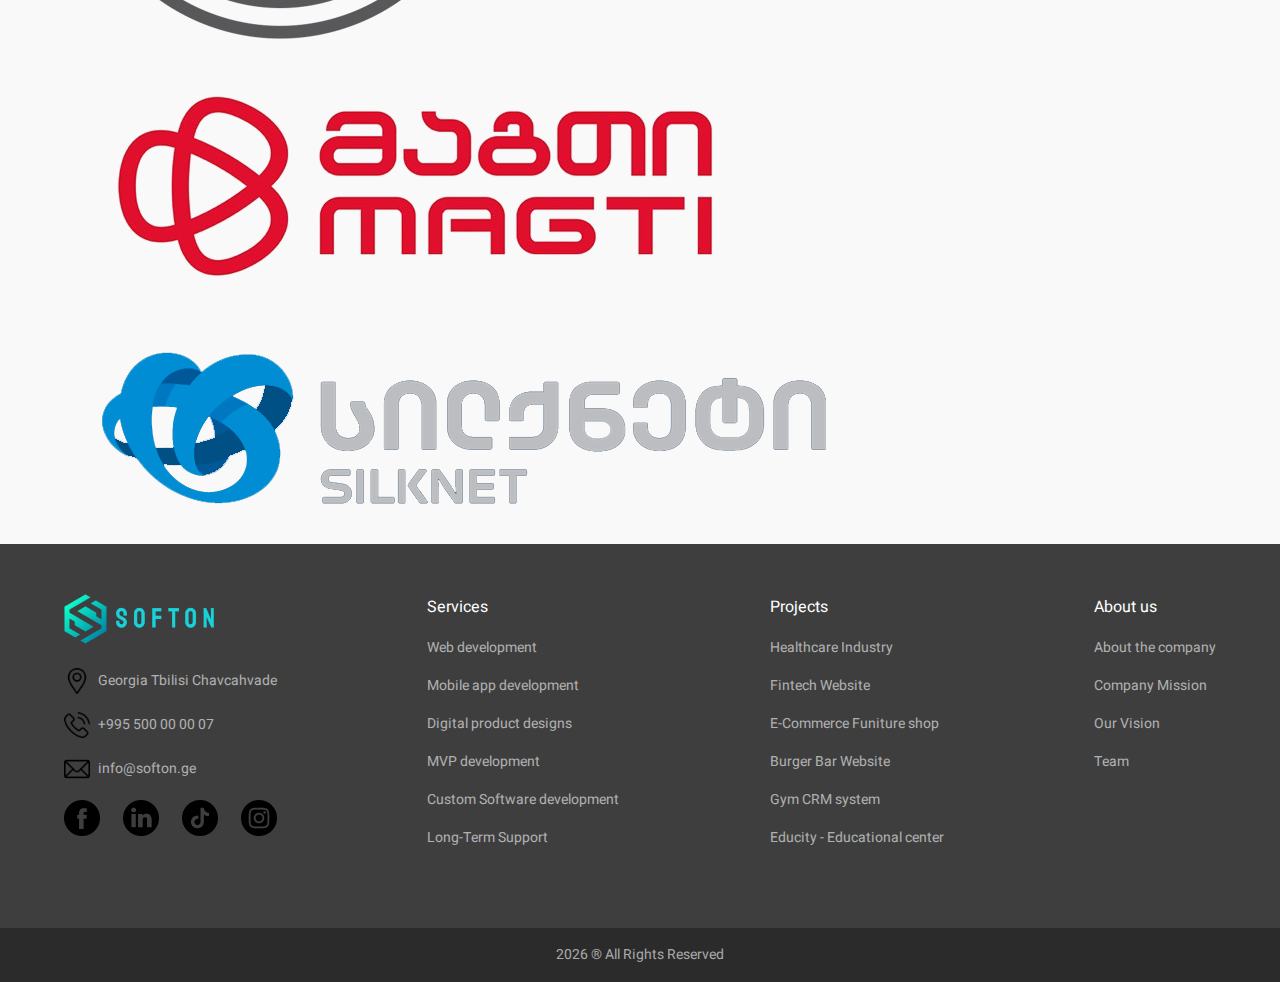
<file: en/projects.html>
<!DOCTYPE html>
<html lang="en">

<head>
  <link rel="stylesheet" href="/css/style.css">
  <link rel="icon" type="image/png" href="/img/favicon.png">
  <link href='https://fonts.googleapis.com/css?family=Heebo' rel='stylesheet'>
  <meta charset="UTF-8">
  <meta name="viewport" content="width=device-width, initial-scale=1.0">
  <title>Softon</title>
</head>

<body>

  <header>
    <div class="container">

      <section class="logo">
        <a href="/en/index.html">
          <img src="/img/header-logo.png" alt="header logo">
        </a>
      </section>

      <nav>
        <ul class="nav-ul">
          <li><a href="/en/services.html">Services</a></li>
          <li><a href="/en/projects.html">Projects</a></li>
          <li><a href="/en/about.html">About</a></li>
          <li><a href="/en/contact.html" class="contact">Contact Us</a></li>
          <li class="language-switch">
            <button id="lang-switch" type="button" aria-label="Switch language">
              <img src="/img/geo.png" alt="Georgian">
            </button>
          </li>
          <li class="menu-icon">
            <button id="open-nav-menu">
              <img src="/img/burger-icon.png" alt="menu icon">
            </button>
          </li>
        </ul>

        <div class="wrapper">
          <ul class="burger-ul">
            <li>
              <button id="close-nav-menu" class="close-icon">
                <img src="/img/close-icon.png" alt="close icon for burger menu">
              </button>
            </li>
            <li><a href="/en/index.html">Home</a></li>
            <li><a href="/en/services.html">Services</a></li>
            <li><a href="/en/projects.html">Projects</a></li>
            <li><a href="/en/about.html">About</a></li>
            <li><a href="/en/contact.html">Contact Us</a></li>
            <li class="socials">
              <p>Join our community</p>

              <div>
                <a href="#">
                  <img src="/img/footer-logos/facebook.png" alt="Facebook logo" />
                </a>
                <a href="#">
                  <img src="/img/footer-logos/linkedin.png" alt="linkedin logo" />
                </a>
                <a href="#">
                  <img src="/img/footer-logos/tiktok.png" alt="TikTok logo" />
                </a>
                <a href="#">
                  <img src="/img/footer-logos/instagram.png" alt="Instagram logo" />
                </a>
              </div>

            </li>
          </ul>
        </div>

      </nav>
    </div>
  </header>

  <section class="hero-headline">
    <div class="container">

      <!-- Small tagline above headline -->
      <div class="hero-tagline">
        <img src="/img/rocket-1.png" alt="rocket icon">
        <span>Crafting digital excellence</span>
      </div>

      <!-- Main headline -->
      <h1 class="hero-title">
        We build software that <span class="highlight">drives growth</span>
      </h1>

      <!-- Subtext / description -->
      <p class="hero-subtext">
        From visionary startups to enterprise leaders, we engineer robust, scalable,
        and beautiful digital products that define the industries.
      </p>

      <!-- Call-to-action button -->
      <button>
        Start Your Project →
      </button>

    </div>
  </section>

  <section class="featured-projects">
    <div class="container">

      <h1>Featured Works</h1>

      <div class="projects-grid">

        <!-- Project Card 1 -->
        <div class="project-card">

          <div class="project-image">
            <img src="/img/projects/healthcare-website.jpg" alt="Project 1 image/screenshot">
          </div>

          <div class="project-content">
            <h3>Healthcare Industry</h3>
            <p>
              A secure and scalable healthcare platform designed for clinics and medical centers.
              The system includes appointment scheduling, patient record management, and
              real-time communication between doctors and patients, ensuring data privacy
              and seamless user experience.
            </p>
            <div class="used-tech-stack">
              <span>React</span>
              <span>Typescript</span>
              <span>Node.js</span>
              <span>PostgreSQL</span>
            </div>
            <a href="#" class="cta-button">View Project</a>
          </div>

        </div>

        <!-- Project Card 2 -->
        <div class="project-card">

          <div class="project-image">
            <img src="/img/projects/fintech-website.jpg" alt="Project 2 image/screenshot">
          </div>

          <div class="project-content">
            <h3>Fintech Industry</h3>
            <p>
              A modern fintech web application built for secure digital transactions and
              financial analytics. The platform provides real-time payment processing,
              user dashboards, transaction history tracking, and advanced data visualization
              tools for smarter financial decision-making.
            </p>
            <div class="used-tech-stack">
              <span>React</span>
              <span>Typescript</span>
              <span>Node.js</span>
              <span>PostgreSQL</span>
            </div>
            <a href="#" class="cta-button">View Project</a>
          </div>

        </div>

        <!-- Project Card 3 -->
        <div class="project-card">

          <div class="project-image">
            <img src="/img/projects/furniture-website.jpg" alt="Project 3 image/screenshot">
          </div>

          <div class="project-content">
            <h3>E-Commerce Furniture shop</h3>
            <p>
              A fully responsive e-commerce platform for a furniture retailer, featuring
              product filtering, secure checkout, inventory management, and an intuitive
              admin dashboard. Designed to deliver a smooth shopping experience across
              all devices.
            </p>
            <div class="used-tech-stack">
              <span>React</span>
              <span>Typescript</span>
              <span>Node.js</span>
              <span>PostgreSQL</span>
            </div>
            <a href="#" class="cta-button">View Project</a>
          </div>

        </div>

        <!-- Project Card 4 -->
        <div class="project-card">

          <div class="project-image">
            <img src="/img/projects/burger-bar-website.jpg" alt="Project 4 image/screenshot">
          </div>

          <div class="project-content">
            <h3>Burger Bar</h3>
            <p>
              A dynamic website and online ordering system for a local burger restaurant.
              The platform includes digital menu management, table reservations,
              order tracking, and an integrated payment system to enhance customer
              convenience and engagement.
            </p>
            <div class="used-tech-stack">
              <span>React</span>
              <span>Typescript</span>
              <span>Node.js</span>
              <span>PostgreSQL</span>
            </div>
            <a href="#" class="cta-button">View Project</a>
          </div>

        </div>

        <!-- Project Card 5 -->
        <div class="project-card">

          <div class="project-image">
            <img src="/img/projects/crm.jpg" alt="Project 5 image/screenshot">
          </div>

          <div class="project-content">
            <h3>CRM System</h3>
            <p>
              A custom-built CRM system designed to streamline customer management,
              sales tracking, and internal team collaboration. The solution offers
              role-based access control, reporting tools, and workflow automation
              to improve operational efficiency.
            </p>
            <div class="used-tech-stack">
              <span>React</span>
              <span>Typescript</span>
              <span>Node.js</span>
              <span>PostgreSQL</span>
            </div>
            <a href="#" class="cta-button">View Project</a>
          </div>

        </div>

        <!-- Project Card 6 -->
        <div class="project-card">

          <div class="project-image">
            <img src="/img/projects/educity-screenshot.png" alt="Project 6 image/screenshot">
          </div>

          <div class="project-content">
            <h3>Educity - Educational Center</h3>
            <p>
              A comprehensive educational management platform for training centers and
              institutions. The system supports course management, student enrollment,
              attendance tracking, and performance reporting through a user-friendly
              administrative interface.
            </p>
            <div class="used-tech-stack">
              <span>React</span>
              <span>Typescript</span>
              <span>Node.js</span>
              <span>PostgreSQL</span>
            </div>
            <a href="#" class="cta-button">View Project</a>
          </div>

        </div>
      </div>

    </div>
  </section>

  <section class="clients-section">
    <div class="container">

      <h1>Our Clients</h1>

      <div class="clients-carousel">
        <div class="clients-marquee">
          <div class="clients-track">
            <!-- <div class="clients-slider"> -->
            <!-- Original -->
            <div class="clients-item"><img src="/img/clients/educity-logo-1.webp" alt="Educity"></div>
            <div class="clients-item"><img src="/img/partners/bog-logo.png" alt="BOG"></div>
            <div class="clients-item"><img src="/img/partners/credo-logo.png" alt="CREDO"></div>
            <div class="clients-item"><img src="/img/partners/tbilisi-city-hall-logo.png" alt="Tbilisi City Hall">
            </div>
            <div class="clients-item"><img src="/img/partners/nbg-logo-01.png" alt="NBG"></div>
            <div class="clients-item"><img src="/img/partners/magti-logo.png" alt="Magti"></div>
            <div class="clients-item"><img src="/img/partners/silknet-logo.png" alt="Silknet"></div>
            <!-- </div> -->

            <!-- Duplicated -->
            <!-- <div aria-hidden class="clients-slider"> -->
            <div class="clients-item"><img src="/img/partners/tbc-logo.png" alt="TBV"></div>
            <div class="clients-item"><img src="/img/partners/bog-logo.png" alt="BOG"></div>
            <div class="clients-item"><img src="/img/partners/credo-logo.png" alt="CREDO"></div>
            <div class="clients-item"><img src="/img/partners/tbilisi-city-hall-logo.png" alt="Tbilisi City Hall">
            </div>
            <div class="clients-item"><img src="/img/partners/nbg-logo-01.png" alt="NBG"></div>
            <div class="clients-item"><img src="/img/partners/magti-logo.png" alt="Magti"></div>
            <div class="clients-item"><img src="/img/partners/silknet-logo.png" alt="Silknet"></div>
            <!-- </div> -->
          </div>
        </div>
      </div>

    </div>
  </section>

  <footer>
    <div class="container">
      <ul>
        <li>
          <a href="/en/index.html"> <img src="/img/header-logo.png" alt="footer company logo">
          </a>
        </li>
        <li class="footer-contact"><img src="/img/footer-logos/location.png" alt="Location">Georgia Tbilisi Chavcahvade
        </li>
        <li class="footer-contact"><img src="/img/footer-logos/phone-call.png" alt="Phone number">+995 500 00 00 07
        </li>
        <li class="footer-contact"><img src="/img/footer-logos/email.png" alt="Email">info@softon.ge</li>
        <li>
          <ul class="social-logos">
            <li><a href="#"><img src="/img/footer-logos/facebook.png"></a></li>
            <li><a href="#"><img src="/img/footer-logos/linkedin.png"></a></li>
            <li><a href="#"><img src="/img/footer-logos/tiktok.png"></a></li>
            <li><a href="#"><img src="/img/footer-logos/instagram.png"></a></li>
          </ul>
        </li>
      </ul>
      <ul>
        <li><a href="/en/services.html" class="list-title">Services</a></li>
        <li><a href="#">Web development</a></li>
        <li><a href="#">Mobile app development</a></li>
        <li><a href="#">Digital product designs</a></li>
        <li><a href="#">MVP development</a></li>
        <li><a href="#">Custom Software development</a></li>
        <li><a href="#">Long-Term Support</a></li>
      </ul>
      <ul>
        <li><a href="/en/projects.html" class="list-title">Projects</a></li>
        <li><a href="#">Healthcare Industry</a></li>
        <li><a href="#">Fintech Website</a></li>
        <li><a href="#">E-Commerce Funiture shop</a></li>
        <li><a href="#">Burger Bar Website</a></li>
        <li><a href="#">Gym CRM system</a></li>
        <li><a href="#">Educity - Educational center</a></li>
      </ul>
      <ul>
        <li><a href="/en/about.html" class="list-title">About us</a></li>
        <li><a href="#">About the company</a></li>
        <li><a href="#">Company Mission</a></li>
        <li><a href="#">Our Vision</a></li>
        <li><a href="#">Team</a></li>
      </ul>
    </div>
  </footer>

  <section class="copyright">
    2026 &reg; All Rights Reserved
  </section>

  <script src="/js/main.js"></script>
</body>

</html>
</file>
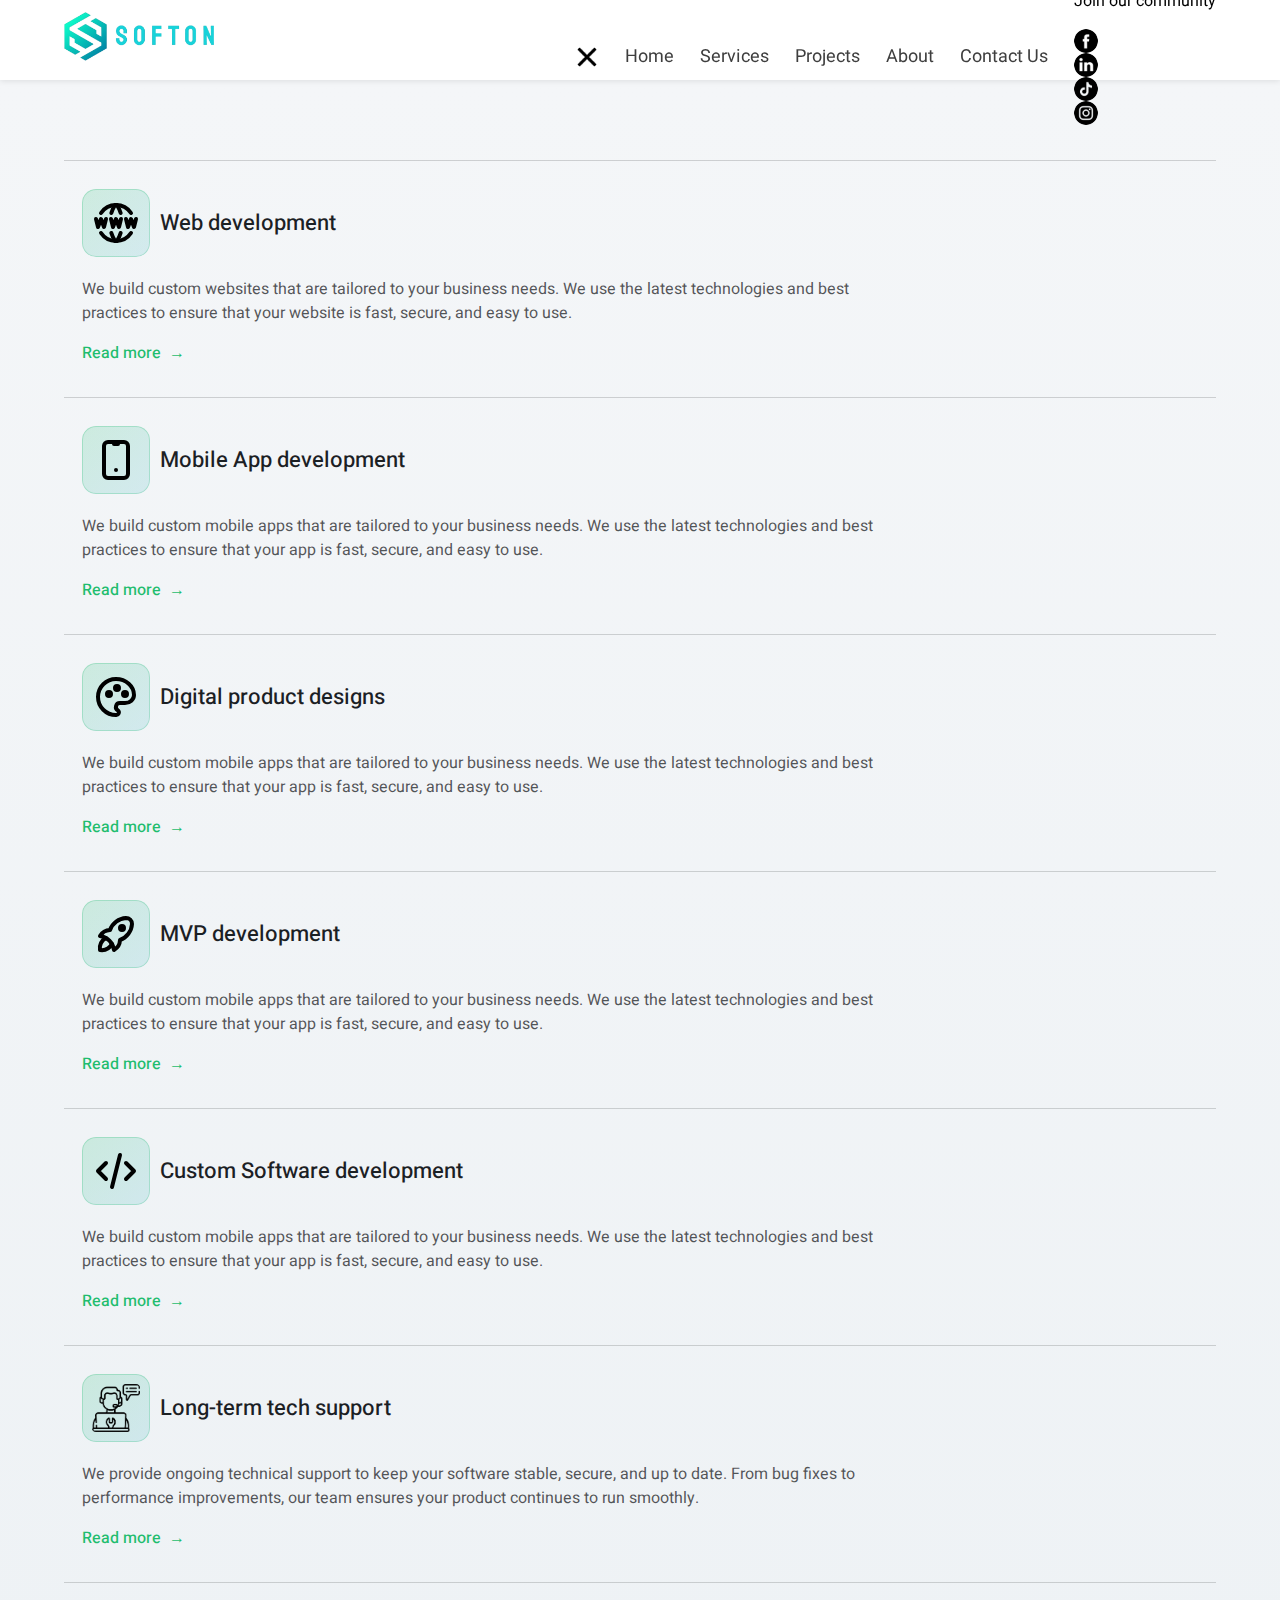
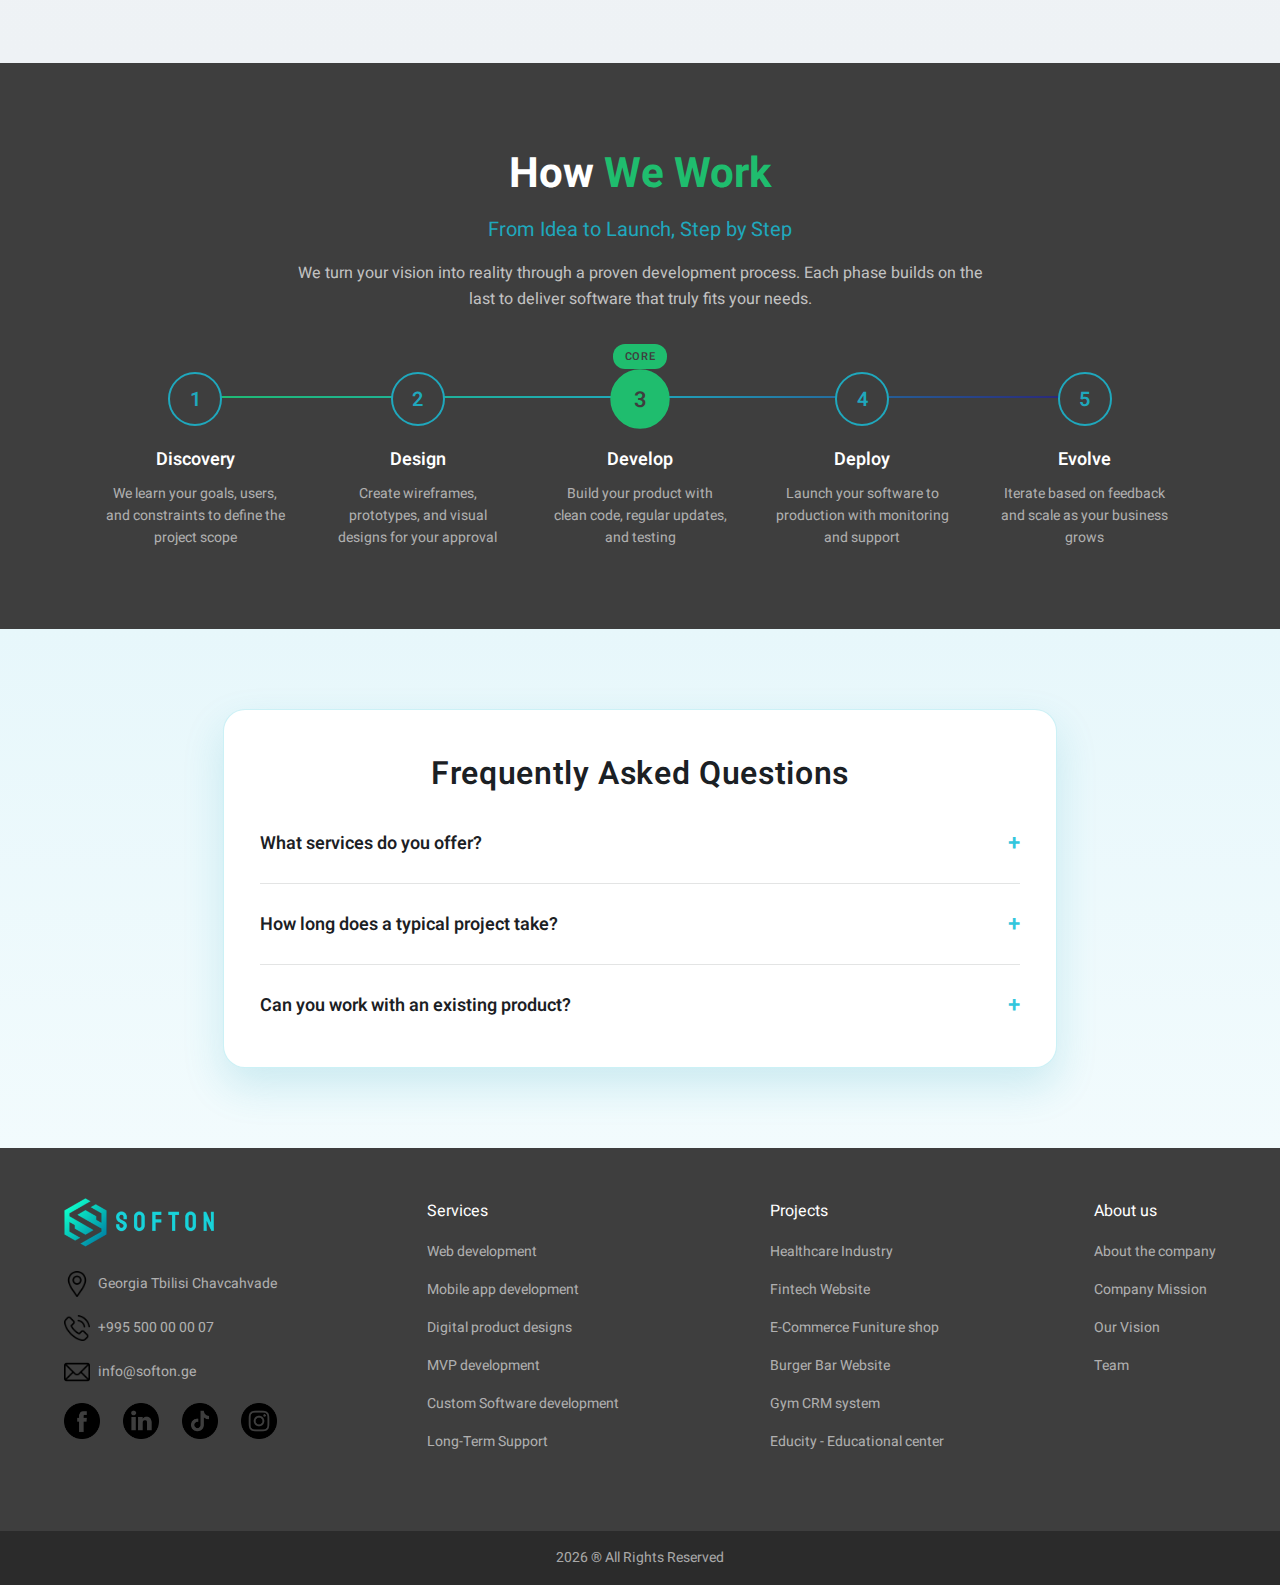
<file: en/services.html>
<!DOCTYPE html>
<html lang="en">

<head>
  <link rel="stylesheet" href="/css/style.css" />
  <link rel="icon" type="image/png" href="/img/favicon.png" />
  <link href="https://fonts.googleapis.com/css?family=Heebo" rel="stylesheet" />
  <meta charset="UTF-8" />
  <meta name="viewport" content="width=device-width, initial-scale=1.0" />
  <title>Softon</title>
</head>

<body>

  <header>
    <div class="container">

      <section class="logo">
        <a href="/en/index.html">
          <img src="/img/header-logo.png" alt="header logo">
        </a>
      </section>

      <nav>
        <ul class="nav-ul">
          <li><a href="/en/services.html">Services</a></li>
          <li><a href="/en/projects.html">Projects</a></li>
          <li><a href="/en/about.html">About</a></li>
          <li><a href="/en/contact.html" class="contact">Contact Us</a></li>
          <li class="language-switch">
            <button id="lang-switch" type="button" aria-label="Switch language">
              <img src="/img/geo.png" alt="Georgian">
            </button>
          </li>
          <li class="menu-icon">
            <button id="open-nav-menu">
              <img src="/img/burger-icon.png" alt="menu icon">
            </button>
          </li>
        </ul>

        <div class="wrapper">
          <ul class="burger-ul">
            <li>
              <button id="close-nav-menu" class="close-icon">
                <img src="/img/close-icon.png" alt="close icon for burger menu">
              </button>
            </li>
            <li><a href="/en/index.html">Home</a></li>
            <li><a href="/en/services.html">Services</a></li>
            <li><a href="/en/projects.html">Projects</a></li>
            <li><a href="/en/about.html">About</a></li>
            <li><a href="/en/contact.html">Contact Us</a></li>
            <li class="socials">
              <p>Join our community</p>

              <div>
                <a href="#">
                  <img src="/img/footer-logos/facebook.png" alt="Facebook logo" />
                </a>
                <a href="#">
                  <img src="/img/footer-logos/linkedin.png" alt="linkedin logo" />
                </a>
                <a href="#">
                  <img src="/img/footer-logos/tiktok.png" alt="TikTok logo" />
                </a>
                <a href="#">
                  <img src="/img/footer-logos/instagram.png" alt="Instagram logo" />
                </a>
              </div>

            </li>
          </ul>
        </div>

      </nav>
    </div>
  </header>

  <section class="services-section">
    <div class="container">

      <div class="services-card">
        <div class="title-row">
          <img class="service-icon" src="/img/services/web.svg" alt="Web development icon" />
          <h3>Web development</h3>
        </div>

        <p>
          We build custom websites that are tailored to your business needs.
          We use the latest technologies and best practices to ensure that
          your website is fast, secure, and easy to use.
        </p>
        <a href="#" class="expand">Read more</a>
      </div>

      <div class="services-card">
        <div class="title-row">
          <img class="service-icon" src="/img/services/mobile.svg" alt="Mobile app development icon" />
          <h3>Mobile App development</h3>
        </div>

        <p>
          We build custom mobile apps that are tailored to your business
          needs. We use the latest technologies and best practices to ensure
          that your app is fast, secure, and easy to use.
        </p>
        <a href="#" class="expand">Read more</a>
      </div>

      <div class="services-card">
        <div class="title-row">
          <img class="service-icon" src="/img/services/design.svg" alt="Digital product design icon" />
          <h3>Digital product designs</h3>
        </div>

        <p>
          We build custom mobile apps that are tailored to your business
          needs. We use the latest technologies and best practices to ensure
          that your app is fast, secure, and easy to use.
        </p>
        <a href="#" class="expand">Read more</a>
      </div>

      <div class="services-card">
        <div class="title-row">
          <img class="service-icon" src="/img/services/mvp.svg" alt="MVP development icon" />
          <h3>MVP development</h3>
        </div>

        <p>
          We build custom mobile apps that are tailored to your business
          needs. We use the latest technologies and best practices to ensure
          that your app is fast, secure, and easy to use.
        </p>
        <a href="#" class="expand">Read more</a>
      </div>

      <div class="services-card">
        <div class="title-row">
          <img class="service-icon" src="/img/services/software.svg" alt="Custom software development icon" />
          <h3>Custom Software development</h3>
        </div>

        <p>
          We build custom mobile apps that are tailored to your business
          needs. We use the latest technologies and best practices to ensure
          that your app is fast, secure, and easy to use.
        </p>
        <a href="#" class="expand">Read more</a>
      </div>

      <div class="services-card">
        <div class="title-row">
          <img class="service-icon" src="/img/services/tech-support-logo.png" alt="technical support service icon" />
          <h3>Long-term tech support </h3>
        </div>

        <p>
          We provide ongoing technical support to keep your software stable,
          secure, and up to date. From bug fixes to performance improvements,
          our team ensures your product continues to run smoothly.
        </p>

        <a href="#" class="expand">Read more</a>
      </div>

    </div>
  </section>

  <section class="how-we-work">
    <div class="container">

      <div class="how-we-work-title">
        <h2>How <span>We Work</span></h2>
        <p class="section-subtitle">From Idea to Launch, Step by Step</p>
        <p class="section-description">
          We turn your vision into reality through a proven development process.
          Each phase builds on the last to deliver software that truly fits your needs.
        </p>
      </div>

      <div class="process-timeline">
        <div class="timeline-line"></div>

        <div class="process-step">
          <div class="step-number">1</div>
          <h3>Discovery</h3>
          <p>We learn your goals, users, and constraints to define the project scope</p>
        </div>

        <div class="process-step">
          <div class="step-number">2</div>
          <h3>Design</h3>
          <p>Create wireframes, prototypes, and visual designs for your approval</p>
        </div>

        <div class="process-step">
          <span class="step-badge">Core</span>
          <div class="step-number highlight">3</div>
          <h3>Develop</h3>
          <p>Build your product with clean code, regular updates, and testing</p>
        </div>

        <div class="process-step">
          <div class="step-number">4</div>
          <h3>Deploy</h3>
          <p>Launch your software to production with monitoring and support</p>
        </div>

        <div class="process-step">
          <div class="step-number">5</div>
          <h3>Evolve</h3>
          <p>Iterate based on feedback and scale as your business grows</p>
        </div>
      </div>

    </div>
  </section>

  <section class="faq">
    <div class="container">

      <div class="faq-content">
        <h2>Frequently Asked Questions</h2>
        <details class="faq-item">
          <summary>What services do you offer?</summary>
          <p>We design and build web apps, mobile apps, MVPs, and custom software, handling discovery, UX/UI,
            development,
            and launch.</p>
        </details>
        <details class="faq-item">
          <summary>How long does a typical project take?</summary>
          <p>Timelines vary by scope, but most MVPs take 6–10 weeks, while larger platforms take 3–5 months.</p>
        </details>
        <details class="faq-item">
          <summary>Can you work with an existing product?</summary>
          <p>Yes. We can audit, improve, and extend current systems, or rebuild parts that need better performance or
            scale.</p>
        </details>
      </div>

    </div>
  </section>

  <footer>
    <div class="container">
      <ul>
        <li>
          <a href="/en/index.html"> <img src="/img/header-logo.png" alt="footer company logo">
          </a>
        </li>
        <li class="footer-contact"><img src="/img/footer-logos/location.png" alt="Location">Georgia Tbilisi Chavcahvade
        </li>
        <li class="footer-contact"><img src="/img/footer-logos/phone-call.png" alt="Phone number">+995 500 00 00 07</li>
        <li class="footer-contact"><img src="/img/footer-logos/email.png" alt="Email">info@softon.ge</li>
        <li>
          <ul class="social-logos">
            <li><a href="#"><img src="/img/footer-logos/facebook.png"></a></li>
            <li><a href="#"><img src="/img/footer-logos/linkedin.png"></a></li>
            <li><a href="#"><img src="/img/footer-logos/tiktok.png"></a></li>
            <li><a href="#"><img src="/img/footer-logos/instagram.png"></a></li>
          </ul>
        </li>
      </ul>
      <ul>
        <li><a href="/en/services.html" class="list-title">Services</a></li>
        <li><a href="#">Web development</a></li>
        <li><a href="#">Mobile app development</a></li>
        <li><a href="#">Digital product designs</a></li>
        <li><a href="#">MVP development</a></li>
        <li><a href="#">Custom Software development</a></li>
        <li><a href="#">Long-Term Support</a></li>
      </ul>
      <ul>
        <li><a href="/en/projects.html" class="list-title">Projects</a></li>
        <li><a href="#">Healthcare Industry</a></li>
        <li><a href="#">Fintech Website</a></li>
        <li><a href="#">E-Commerce Funiture shop</a></li>
        <li><a href="#">Burger Bar Website</a></li>
        <li><a href="#">Gym CRM system</a></li>
        <li><a href="#">Educity - Educational center</a></li>
      </ul>
      <ul>
        <li><a href="/en/about.html" class="list-title">About us</a></li>
        <li><a href="#">About the company</a></li>
        <li><a href="#">Company Mission</a></li>
        <li><a href="#">Our Vision</a></li>
        <li><a href="#">Team</a></li>
      </ul>
    </div>
  </footer>

  <section class="copyright">
    2026 &reg; All Rights Reserved
  </section>

  <script src="/js/main.js"></script>
</body>

</html>
</file>
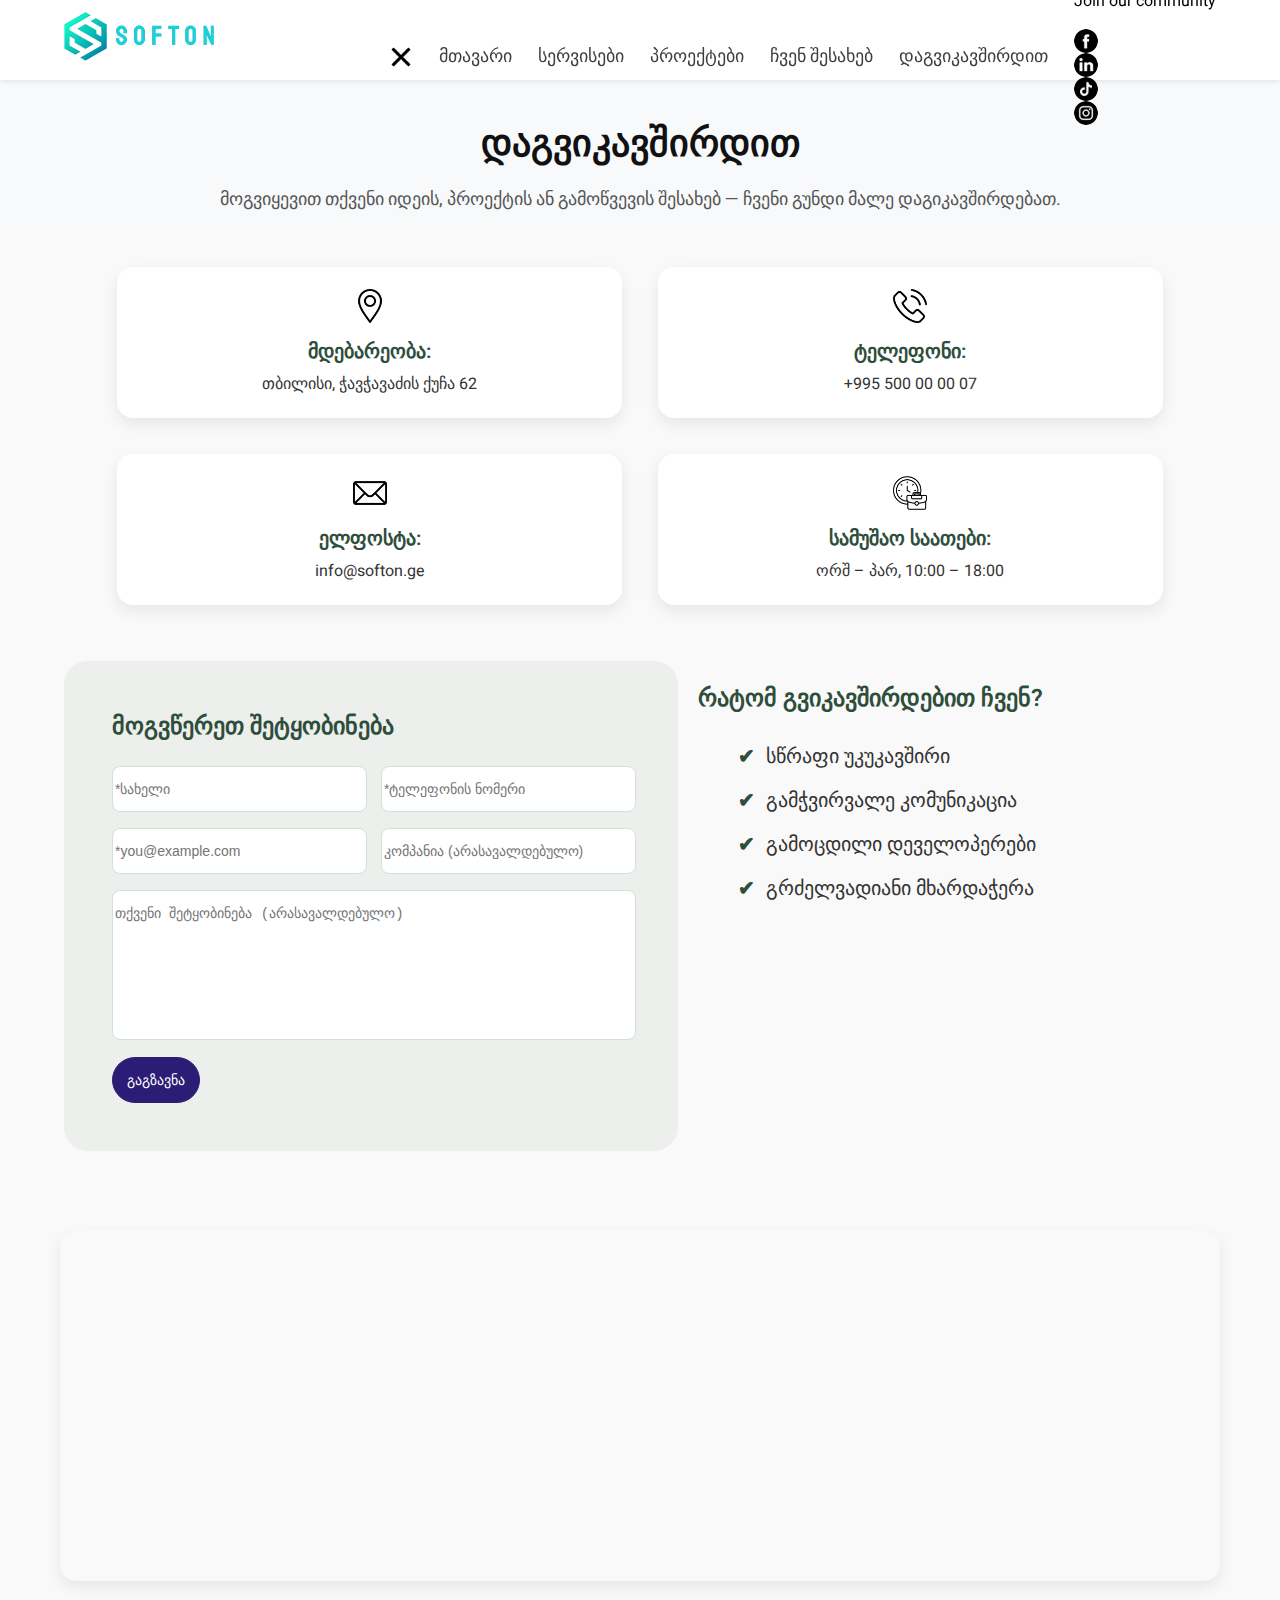
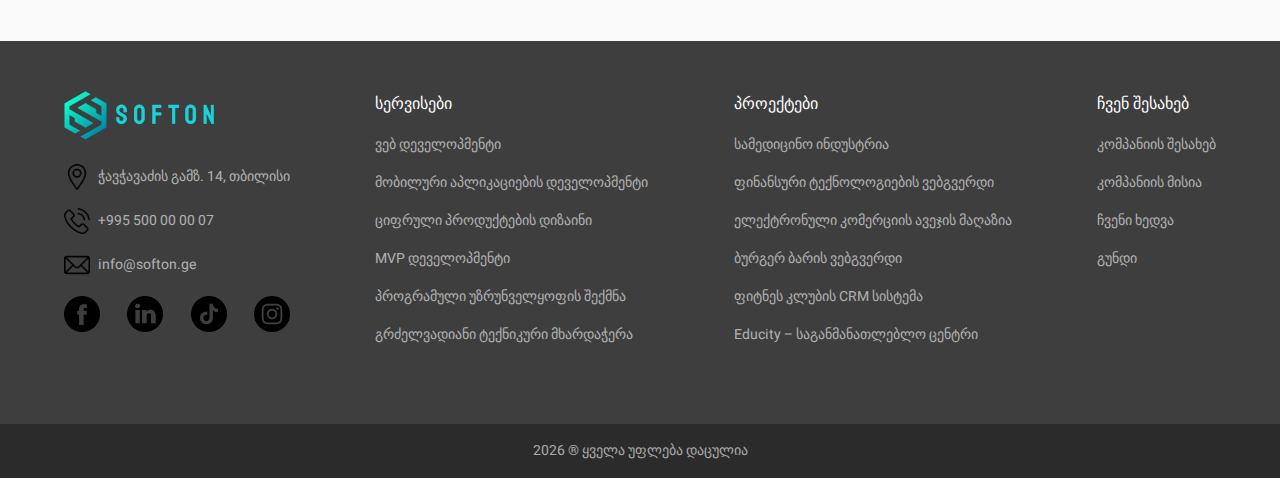
<file: ka/contact.html>
<!DOCTYPE html>
<html lang="en">

<head>
  <link rel="stylesheet" href="/css/style.css">
  <link rel="icon" type="image/png" href="/img/favicon.png">
  <link href='https://fonts.googleapis.com/css?family=Heebo' rel='stylesheet'>
  <meta charset="UTF-8">
  <meta name="viewport" content="width=device-width, initial-scale=1.0">
  <title>Softon</title>
</head>

<body>

  <header>
    <div class="container">

      <section class="logo">
        <a href="index.html">
          <img src="/img/header-logo.png" alt="header logo">
        </a>
      </section>

      <nav>
        <ul class="nav-ul">
          <li><a href="services.html">სერვისები</a></li>
          <li><a href="projects.html">პროექტები</a></li>
          <li><a href="about.html">ჩვენ შესახებ</a></li>
          <li><a href="contact.html" class="contact">დაგვიკავშირდით</a></li>
          <li class="language-switch">
            <button id="lang-switch" type="button" aria-label="Switch language">
              <img src="/img/uk.png" alt="English">
            </button>
          </li>
          <li class="menu-icon">
            <button id="open-nav-menu">
              <img src="/img/burger-icon.png" alt="menu icon">
            </button>
          </li>
        </ul>

        <div class="wrapper">
          <ul class="burger-ul">
            <li>
              <button id="close-nav-menu" class="close-icon">
                <img src="/img/close-icon.png" alt="close icon for burger menu">
              </button>
            </li>
            <li><a href="index.html">მთავარი</a></li>
            <li><a href="services.html">სერვისები</a></li>
            <li><a href="projects.html">პროექტები</a></li>
            <li><a href="about.html">ჩვენ შესახებ</a></li>
            <li><a href="contact.html">დაგვიკავშირდით</a></li>
            <li class="socials">
              <p>Join our community</p>

              <div>
                <a href="#">
                  <img src="/img/footer-logos/facebook.png" alt="Facebook logo" />
                </a>
                <a href="#">
                  <img src="/img/footer-logos/linkedin.png" alt="linkedin logo" />
                </a>
                <a href="#">
                  <img src="/img/footer-logos/tiktok.png" alt="TikTok logo" />
                </a>
                <a href="#">
                  <img src="/img/footer-logos/instagram.png" alt="Instagram logo" />
                </a>
              </div>

            </li>
          </ul>
        </div>

      </nav>
    </div>
  </header>

  <main>

    <section class="contact-headline">
      <div class="container">
        <h1>დაგვიკავშირდით</h1>
        <p>
          მოგვიყევით თქვენი იდეის, პროექტის ან გამოწვევის შესახებ — ჩვენი გუნდი მალე დაგიკავშირდებათ.
        </p>
      </div>
    </section>

    <section class="contact-info">
      <div class="container">
        <ul>
          <li>
            <img src="/img/footer-logos/location.png" alt="მდებარეობის აიკონი">
            <h3>მდებარეობა:</h3>
            <p>თბილისი, ჭავჭავაძის ქუჩა 62</p>
          </li>
          <li>
            <img src="/img/footer-logos/phone-call.png" alt="ტელეფონის აიკონი">
            <h3>ტელეფონი:</h3>
            <p>+995 500 00 00 07</p>
          </li>
          <li>
            <img src="/img/footer-logos/email.png" alt="ელფოსტის აიკონი">
            <h3>ელფოსტა:</h3>
            <p>info@softon.ge</p>
          </li>
          <li>
            <img src="/img/footer-logos/working-hours-icon.png" alt="სამუშაო საათების აიკონი">
            <h3>სამუშაო საათები:</h3>
            <p>ორშ – პარ, 10:00 – 18:00</p>
          </li>
        </ul>
      </div>
    </section>

    <section class="send-message-section">
      <div class="container">

        <!-- საკონტაქტო ფორმა -->
        <div class="contact-form">
          <h2>მოგვწერეთ შეტყობინება</h2>
          <form action="#" method="post">
            <div class="contact-grid">
              <div class="form-group">
                <input type="text" id="name" name="name" placeholder="*სახელი" required>
              </div>

              <div class="form-group">
                <input type="tel" id="phone" name="phone" placeholder="*ტელეფონის ნომერი" required>
              </div>

              <div class="form-group">
                <input type="email" id="email" name="email" placeholder="*you@example.com" required>
              </div>

              <div class="form-group">
                <input type="text" id="company" name="company" placeholder="კომპანია (არასავალდებულო)">
              </div>

              <div class="form-group">
                <textarea id="message" name="message" rows="5"
                  placeholder="თქვენი შეტყობინება (არასავალდებულო)"></textarea>
              </div>
            </div>
            <button type="submit" class="btn-primary">
              გაგზავნა
            </button>
          </form>
        </div>

        <div class="benefits-box">
          <p>რატომ გვიკავშირდებით ჩვენ?</p>
          <ul>
            <li>სწრაფი უკუკავშირი</li>
            <li>გამჭვირვალე კომუნიკაცია</li>
            <li>გამოცდილი დეველოპერები</li>
            <li>გრძელვადიანი მხარდაჭერა</li>
          </ul>
        </div>

      </div>
    </section>

    <!-- რუკა -->
    <section class="map">
      <iframe src="https://www.google.com/maps?q=62%20Ilia%20Chavchavadze%20Ave%2C%20Tbilisi%2C%20Georgia&output=embed"
        loading="lazy" referrerpolicy="no-referrer-when-downgrade">
      </iframe>
    </section>

  </main>

  <footer>
    <div class="container">
      <ul>
        <li>
          <a href="index.html"> <img src="/img/header-logo.png" alt="footer company logo">
          </a>
        </li>
        <li class="footer-contact"><img src="/img/footer-logos/location.png" alt="Location">ჭავჭავაძის გამზ. 14, თბილისი
        </li>
        <li class="footer-contact"><img src="/img/footer-logos/phone-call.png" alt="Phone number">+995 500 00 00 07</li>
        <li class="footer-contact"><img src="/img/footer-logos/email.png" alt="Email">info@softon.ge</li>
        <li>
          <ul class="social-logos">
            <li><a href="#"><img src="/img/footer-logos/facebook.png"></a></li>
            <li><a href="#"><img src="/img/footer-logos/linkedin.png"></a></li>
            <li><a href="#"><img src="/img/footer-logos/tiktok.png"></a></li>
            <li><a href="#"><img src="/img/footer-logos/instagram.png"></a></li>
          </ul>
        </li>
      </ul>
      <ul>
        <li><a href="services.html" class="list-title">სერვისები</a></li>
        <li><a href="#">ვებ დეველოპმენტი</a></li>
        <li><a href="#">მობილური აპლიკაციების დეველოპმენტი</a></li>
        <li><a href="#">ციფრული პროდუქტების დიზაინი</a></li>
        <li><a href="#">MVP დეველოპმენტი</a></li>
        <li><a href="#">პროგრამული უზრუნველყოფის შექმნა</a></li>
        <li><a href="#">გრძელვადიანი ტექნიკური მხარდაჭერა</a></li>
      </ul>
      <ul>
        <li><a href="projects.html" class="list-title">პროექტები</a></li>
        <li><a href="#">სამედიცინო ინდუსტრია</a></li>
        <li><a href="#">ფინანსური ტექნოლოგიების ვებგვერდი</a></li>
        <li><a href="#">ელექტრონული კომერციის ავეჯის მაღაზია</a></li>
        <li><a href="#">ბურგერ ბარის ვებგვერდი</a></li>
        <li><a href="#">ფიტნეს კლუბის CRM სისტემა</a></li>
        <li><a href="#">Educity – საგანმანათლებლო ცენტრი</a></li>
      </ul>
      <ul>
        <li><a href="about.html" class="list-title">ჩვენ შესახებ</a></li>
        <li><a href="#">კომპანიის შესახებ</a></li>
        <li><a href="#">კომპანიის მისია</a></li>
        <li><a href="#">ჩვენი ხედვა</a></li>
        <li><a href="#">გუნდი</a></li>
      </ul>
    </div>
  </footer>

  <section class="copyright">
    2026 &reg; ყველა უფლება დაცულია
  </section>

  <script src="/js/main.js"></script>
</body>

</html>
</file>
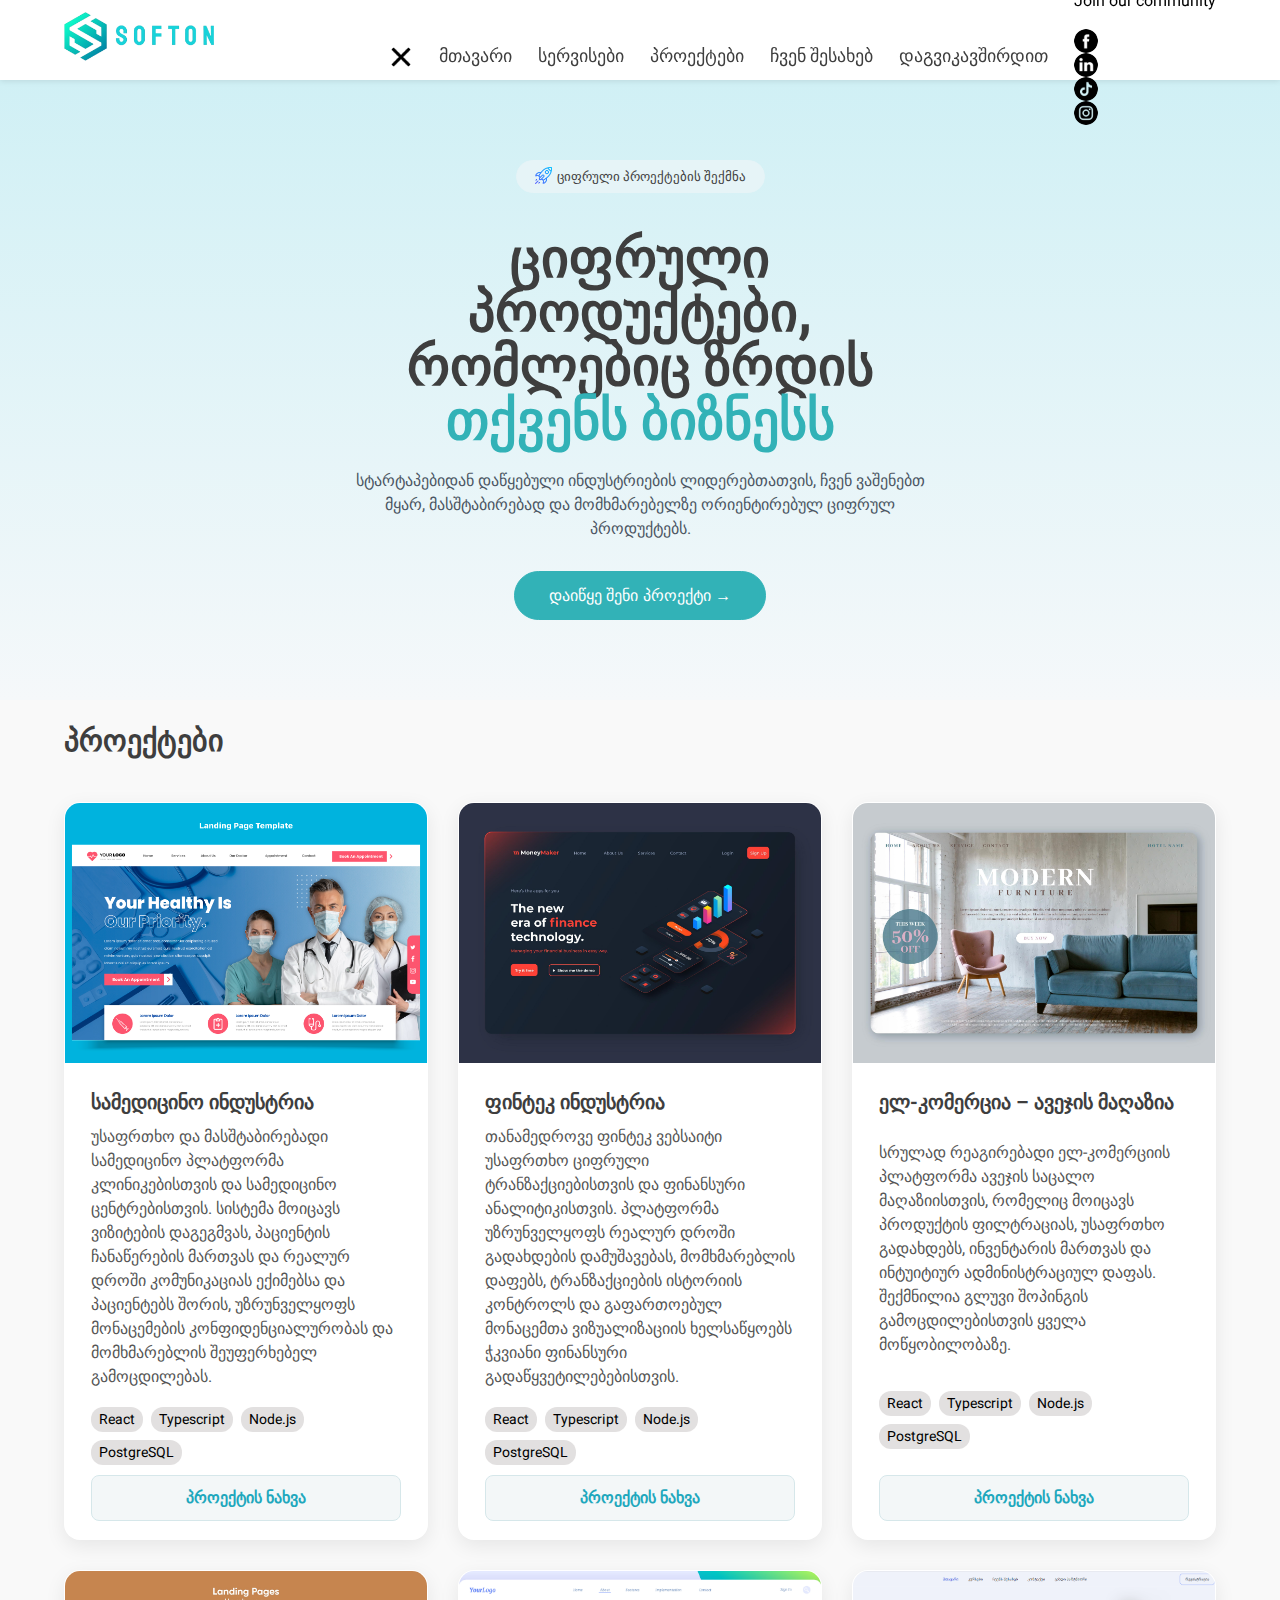
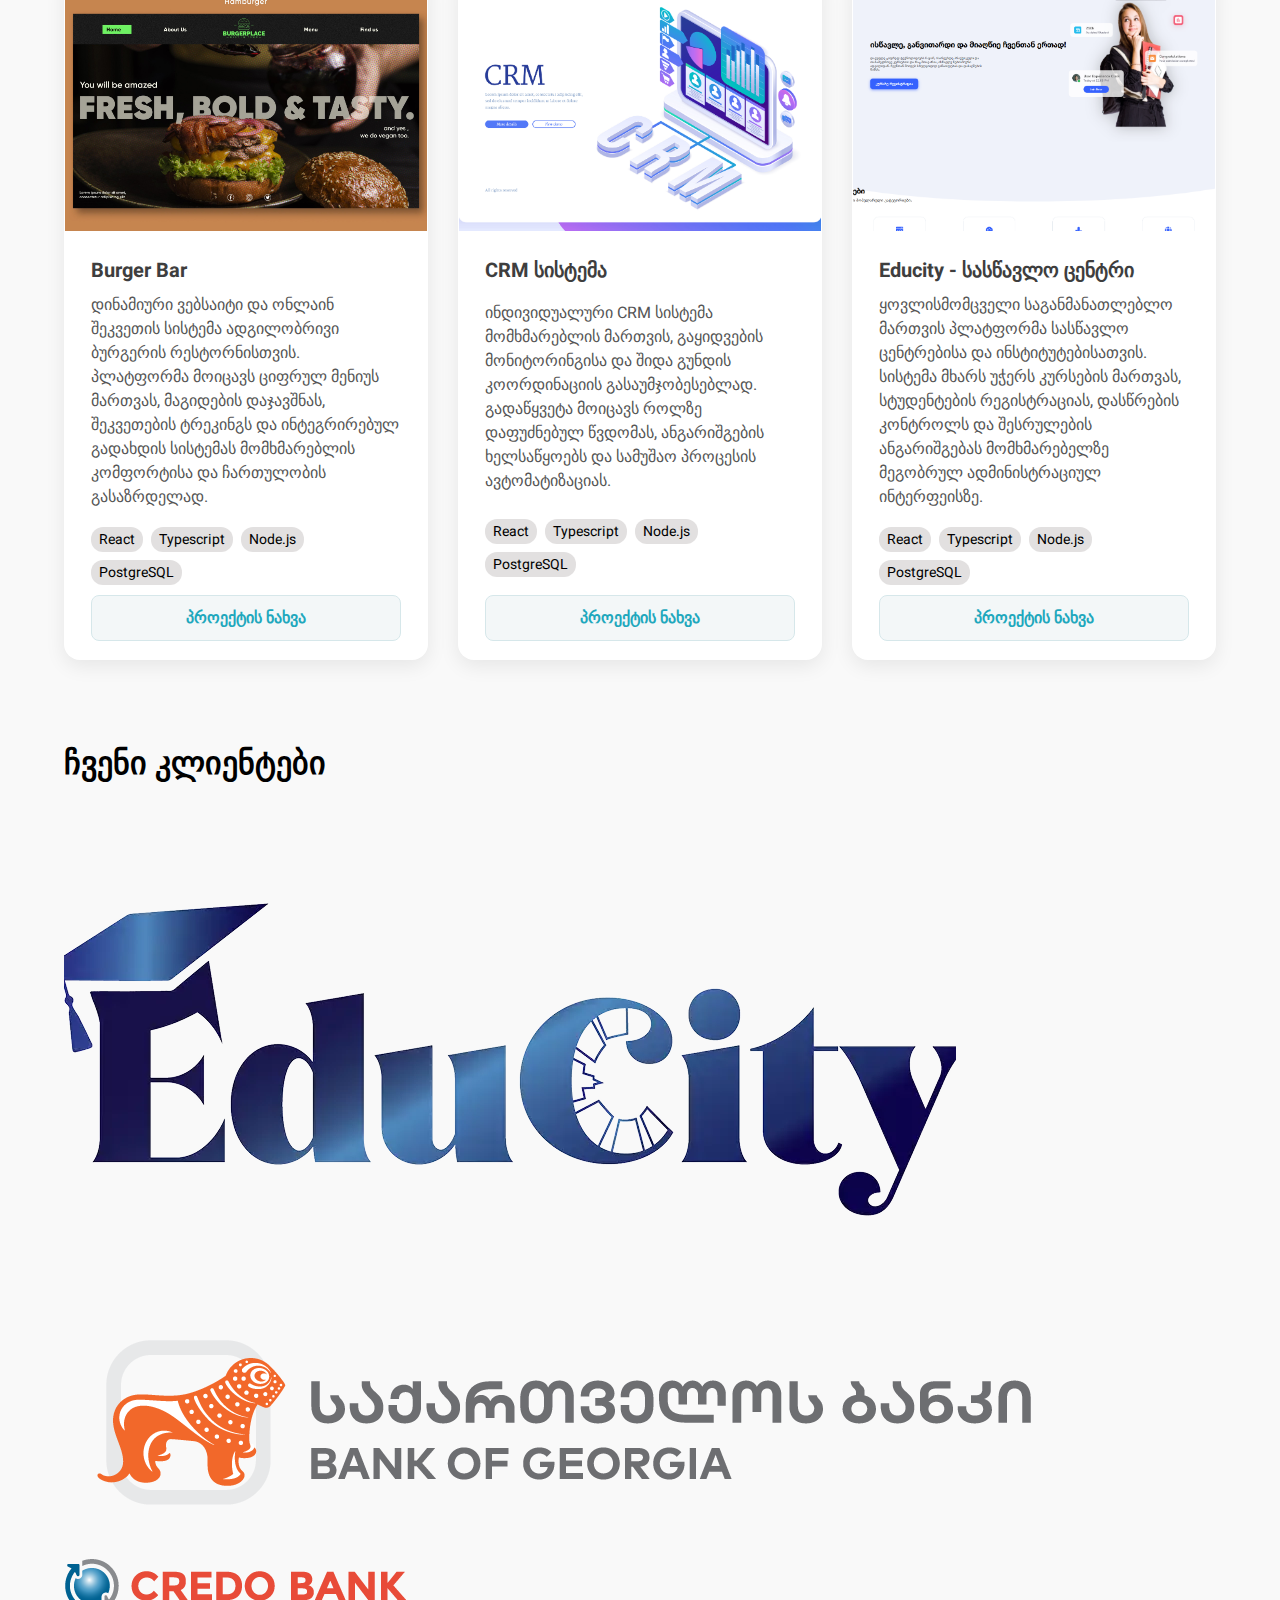
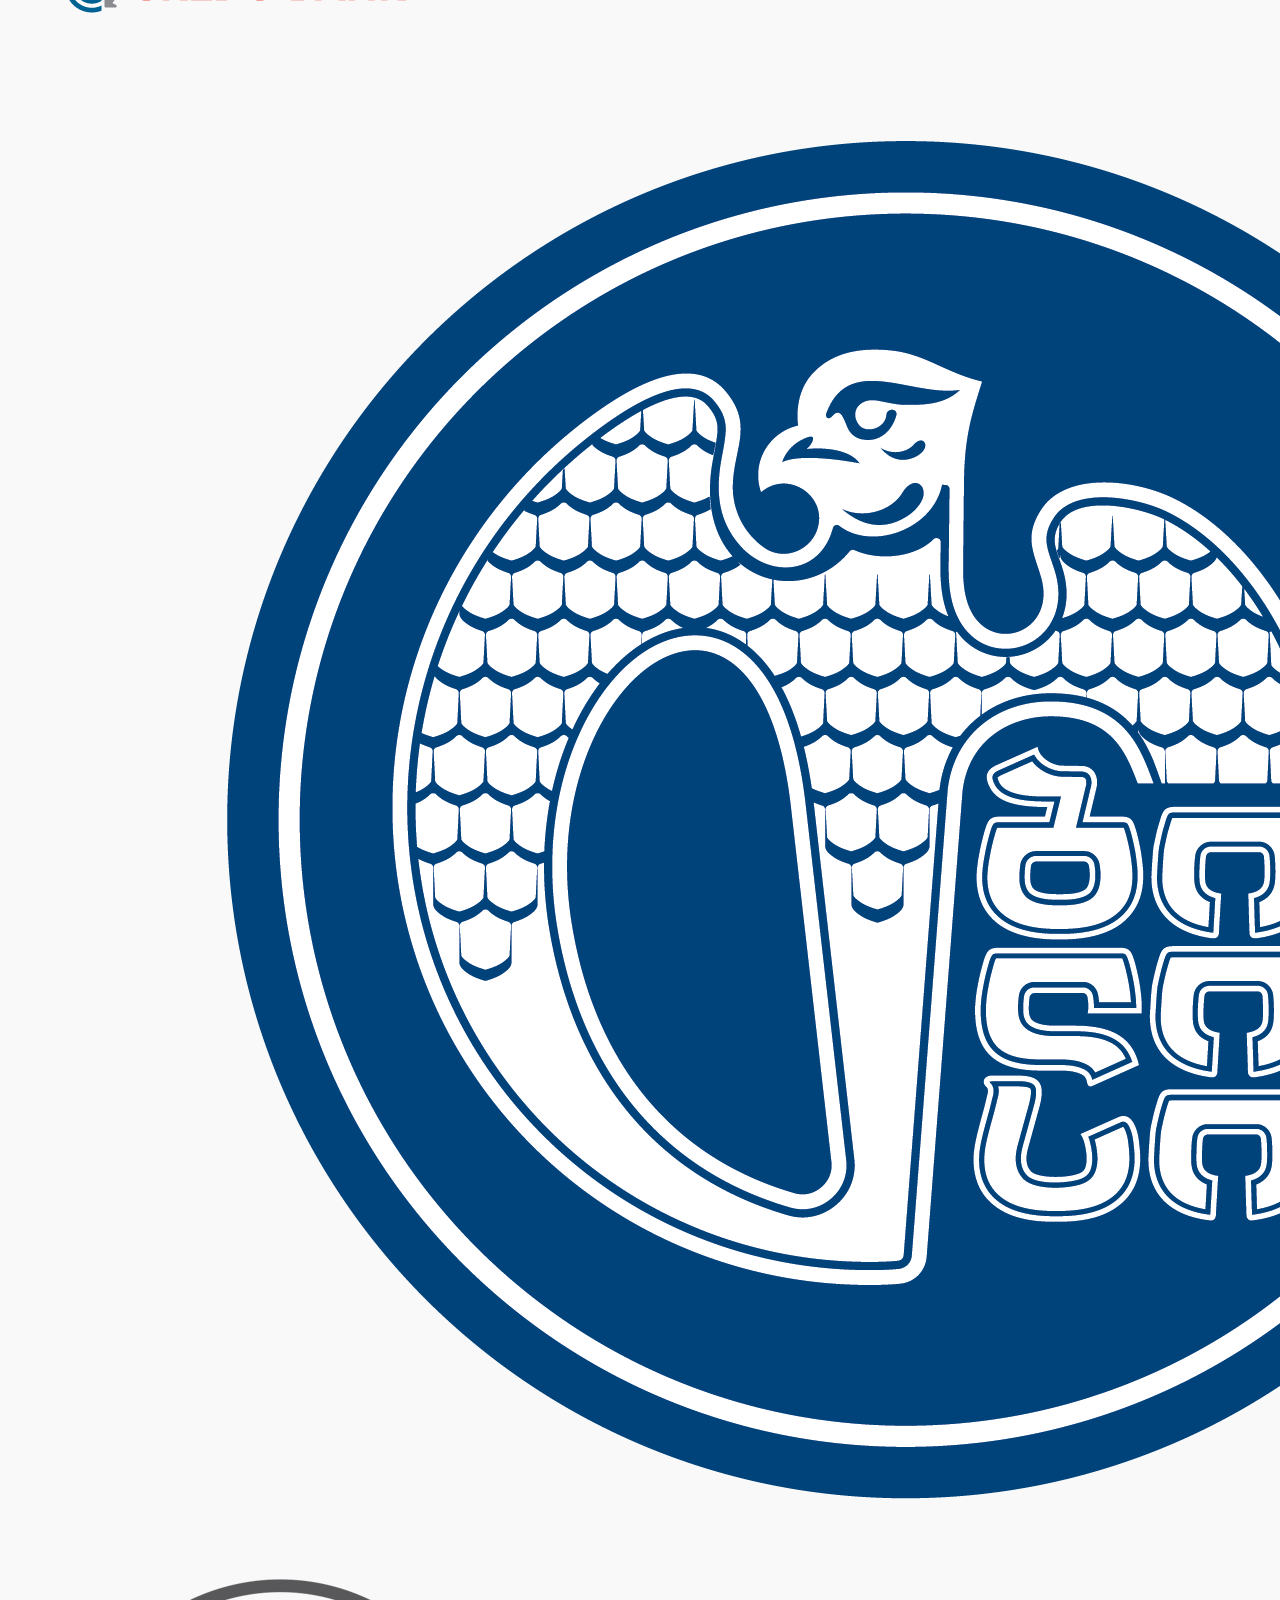
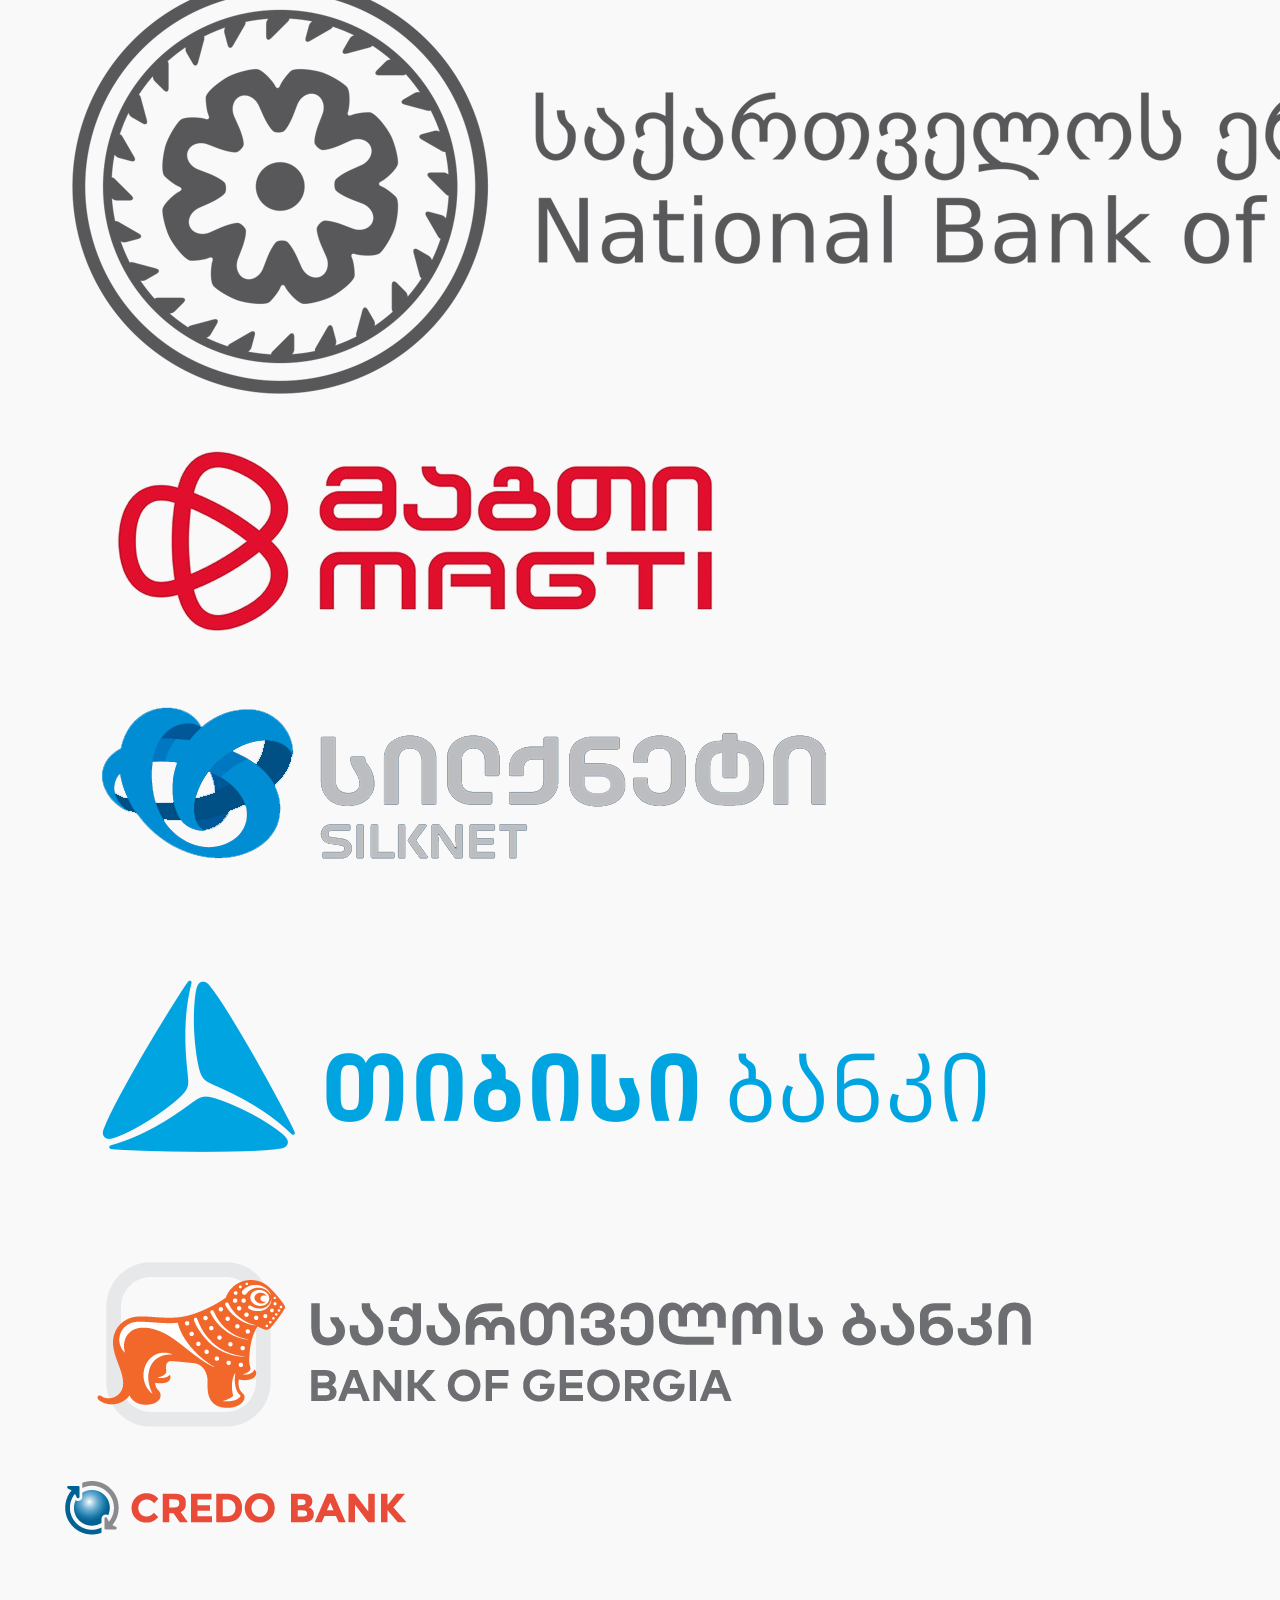
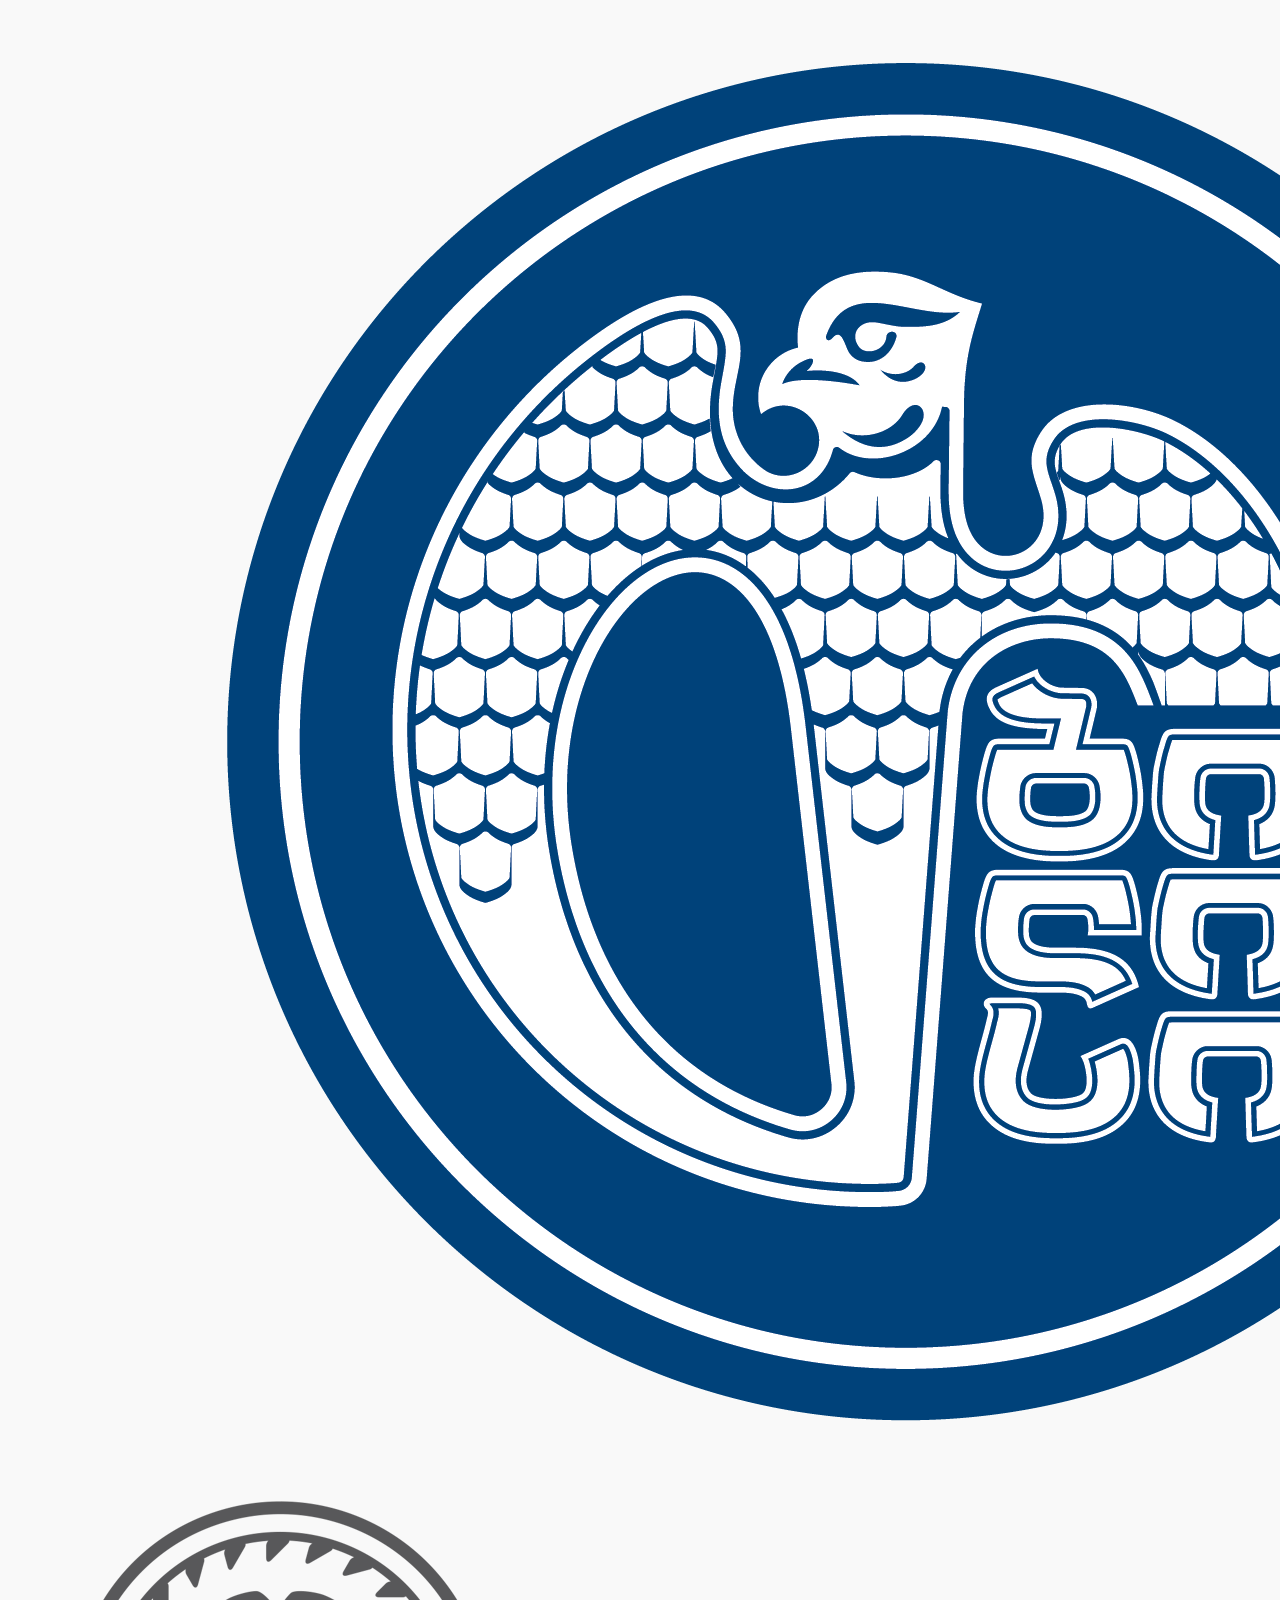
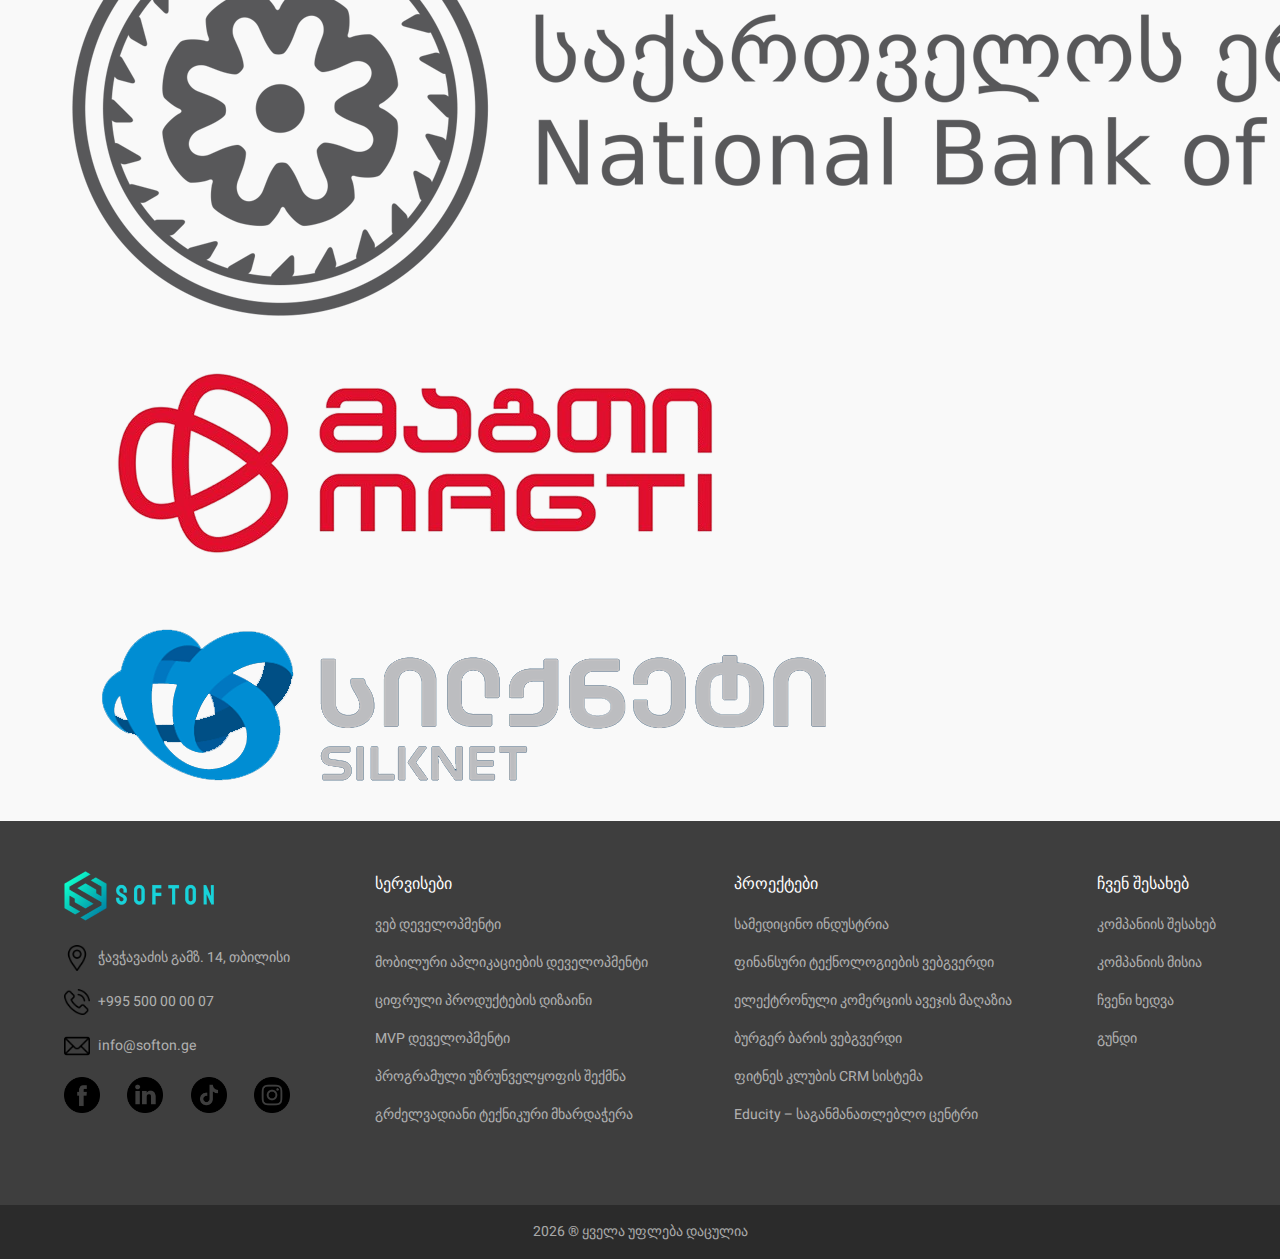
<file: ka/projects.html>
<!DOCTYPE html>
<html lang="en">

<head>
  <link rel="stylesheet" href="/css/style.css">
  <link rel="icon" type="image/png" href="/img/favicon.png">
  <link href='https://fonts.googleapis.com/css?family=Heebo' rel='stylesheet'>
  <meta charset="UTF-8">
  <meta name="viewport" content="width=device-width, initial-scale=1.0">
  <title>Softon</title>
</head>

<body>

  <header>
    <div class="container">

      <section class="logo">
        <a href="index.html">
          <img src="/img/header-logo.png" alt="header logo">
        </a>
      </section>

      <nav>
        <ul class="nav-ul">
          <li><a href="services.html">სერვისები</a></li>
          <li><a href="projects.html">პროექტები</a></li>
          <li><a href="about.html">ჩვენ შესახებ</a></li>
          <li><a href="contact.html" class="contact">დაგვიკავშირდით</a></li>
          <li class="language-switch">
            <button id="lang-switch" type="button" aria-label="Switch language">
              <img src="/img/uk.png" alt="English">
            </button>
          </li>
          <li class="menu-icon">
            <button id="open-nav-menu">
              <img src="/img/burger-icon.png" alt="menu icon">
            </button>
          </li>
        </ul>

        <div class="wrapper">
          <ul class="burger-ul">
            <li>
              <button id="close-nav-menu" class="close-icon">
                <img src="/img/close-icon.png" alt="close icon for burger menu">
              </button>
            </li>
            <li><a href="index.html">მთავარი</a></li>
            <li><a href="services.html">სერვისები</a></li>
            <li><a href="projects.html">პროექტები</a></li>
            <li><a href="about.html">ჩვენ შესახებ</a></li>
            <li><a href="contact.html">დაგვიკავშირდით</a></li>
            <li class="socials">
              <p>Join our community</p>

              <div>
                <a href="#">
                  <img src="/img/footer-logos/facebook.png" alt="Facebook logo" />
                </a>
                <a href="#">
                  <img src="/img/footer-logos/linkedin.png" alt="linkedin logo" />
                </a>
                <a href="#">
                  <img src="/img/footer-logos/tiktok.png" alt="TikTok logo" />
                </a>
                <a href="#">
                  <img src="/img/footer-logos/instagram.png" alt="Instagram logo" />
                </a>
              </div>

            </li>
          </ul>
        </div>

      </nav>
    </div>
  </header>

  <section class="hero-headline">
    <div class="container">

      <!-- Small tagline above headline -->
      <div class="hero-tagline">
        <img src="/img/rocket-1.png" alt="რაკეტის იკონი">
        <span>ციფრული პროექტების შექმნა</span>
      </div>

      <!-- Main headline -->
      <h1 class="hero-title">
        ციფრული პროდუქტები, რომლებიც ზრდის <span class="highlight">თქვენს ბიზნესს</span>
      </h1>

      <!-- Subtext / description -->
      <p class="hero-subtext">
        სტარტაპებიდან დაწყებული ინდუსტრიების ლიდერებთათვის, ჩვენ ვაშენებთ მყარ, მასშტაბირებად
        და მომხმარებელზე ორიენტირებულ ციფრულ პროდუქტებს.
      </p>

      <!-- Call-to-action button -->
      <button>
        დაიწყე შენი პროექტი →
      </button>

    </div>
  </section>

  <section class="featured-projects">
    <div class="container">

      <h1>პროექტები</h1>

      <div class="projects-grid">

        <!-- Project Card 1 -->
        <div class="project-card">

          <div class="project-image">
            <img src="/img/projects/healthcare-website.jpg" alt="პროექტი 1 ფოტო/სკრინშოტი">
          </div>

          <div class="project-content">
            <h3>სამედიცინო ინდუსტრია</h3>
            <p>
              უსაფრთხო და მასშტაბირებადი სამედიცინო პლატფორმა კლინიკებისთვის და სამედიცინო ცენტრებისთვის.
              სისტემა მოიცავს ვიზიტების დაგეგმვას, პაციენტის ჩანაწერების მართვას
              და რეალურ დროში კომუნიკაციას ექიმებსა და პაციენტებს შორის, უზრუნველყოფს მონაცემების კონფიდენციალურობას
              და მომხმარებლის შეუფერხებელ გამოცდილებას.
            </p>
            <div class="used-tech-stack">
              <span>React</span>
              <span>Typescript</span>
              <span>Node.js</span>
              <span>PostgreSQL</span>
            </div>
            <a href="#" class="cta-button">პროექტის ნახვა</a>
          </div>

        </div>

        <!-- Project Card 2 -->
        <div class="project-card">

          <div class="project-image">
            <img src="/img/projects/fintech-website.jpg" alt="პროექტი 2 ფოტო/სკრინშოტი">
          </div>

          <div class="project-content">
            <h3>ფინტეკ ინდუსტრია</h3>
            <p>
              თანამედროვე ფინტეკ ვებსაიტი უსაფრთხო ციფრული ტრანზაქციებისთვის და ფინანსური ანალიტიკისთვის.
              პლატფორმა უზრუნველყოფს რეალურ დროში გადახდების დამუშავებას,
              მომხმარებლის დაფებს, ტრანზაქციების ისტორიის კონტროლს და
              გაფართოებულ მონაცემთა ვიზუალიზაციის ხელსაწყოებს ჭკვიანი ფინანსური გადაწყვეტილებებისთვის.
            </p>
            <div class="used-tech-stack">
              <span>React</span>
              <span>Typescript</span>
              <span>Node.js</span>
              <span>PostgreSQL</span>
            </div>
            <a href="#" class="cta-button">პროექტის ნახვა</a>
          </div>

        </div>

        <!-- Project Card 3 -->
        <div class="project-card">

          <div class="project-image">
            <img src="/img/projects/furniture-website.jpg" alt="პროექტი 3 ფოტო/სკრინშოტი">
          </div>

          <div class="project-content">
            <h3>ელ-კომერცია – ავეჯის მაღაზია</h3>
            <p>
              სრულად რეაგირებადი ელ-კომერციის პლატფორმა ავეჯის საცალო მაღაზიისთვის, რომელიც მოიცავს
              პროდუქტის ფილტრაციას, უსაფრთხო გადახდებს, ინვენტარის მართვას და ინტუიტიურ
              ადმინისტრაციულ დაფას. შექმნილია გლუვი შოპინგის გამოცდილებისთვის ყველა მოწყობილობაზე.
            </p>
            <div class="used-tech-stack">
              <span>React</span>
              <span>Typescript</span>
              <span>Node.js</span>
              <span>PostgreSQL</span>
            </div>
            <a href="#" class="cta-button">პროექტის ნახვა</a>
          </div>

        </div>

        <!-- Project Card 4 -->
        <div class="project-card">

          <div class="project-image">
            <img src="/img/projects/burger-bar-website.jpg" alt="პროექტი 4 ფოტო/სკრინშოტი">
          </div>

          <div class="project-content">
            <h3>Burger Bar</h3>
            <p>
              დინამიური ვებსაიტი და ონლაინ შეკვეთის სისტემა ადგილობრივი ბურგერის რესტორნისთვის.
              პლატფორმა მოიცავს ციფრულ მენიუს მართვას, მაგიდების დაჯავშნას,
              შეკვეთების ტრეკინგს და ინტეგრირებულ გადახდის სისტემას მომხმარებლის
              კომფორტისა და ჩართულობის გასაზრდელად.
            </p>
            <div class="used-tech-stack">
              <span>React</span>
              <span>Typescript</span>
              <span>Node.js</span>
              <span>PostgreSQL</span>
            </div>
            <a href="#" class="cta-button">პროექტის ნახვა</a>
          </div>

        </div>

        <!-- Project Card 5 -->
        <div class="project-card">

          <div class="project-image">
            <img src="/img/projects/crm.jpg" alt="პროექტი 5 ფოტო/სკრინშოტი">
          </div>

          <div class="project-content">
            <h3>CRM სისტემა</h3>
            <p>
              ინდივიდუალური CRM სისტემა მომხმარებლის მართვის, გაყიდვების მონიტორინგისა
              და შიდა გუნდის კოორდინაციის გასაუმჯობესებლად. გადაწყვეტა მოიცავს
              როლზე დაფუძნებულ წვდომას, ანგარიშგების ხელსაწყოებს და სამუშაო პროცესის ავტომატიზაციას.
            </p>
            <div class="used-tech-stack">
              <span>React</span>
              <span>Typescript</span>
              <span>Node.js</span>
              <span>PostgreSQL</span>
            </div>
            <a href="#" class="cta-button">პროექტის ნახვა</a>
          </div>

        </div>

        <!-- Project Card 6 -->
        <div class="project-card">

          <div class="project-image">
            <img src="/img/projects/educity-screenshot.png" alt="პროექტი 6 ფოტო/სკრინშოტი">
          </div>

          <div class="project-content">
            <h3>Educity - სასწავლო ცენტრი</h3>
            <p>
              ყოვლისმომცველი საგანმანათლებლო მართვის პლატფორმა სასწავლო ცენტრებისა და
              ინსტიტუტებისათვის. სისტემა მხარს უჭერს კურსების მართვას, სტუდენტების რეგისტრაციას,
              დასწრების კონტროლს და შესრულების ანგარიშგებას მომხმარებელზე მეგობრულ
              ადმინისტრაციულ ინტერფეისზე.
            </p>
            <div class="used-tech-stack">
              <span>React</span>
              <span>Typescript</span>
              <span>Node.js</span>
              <span>PostgreSQL</span>
            </div>
            <a href="#" class="cta-button">პროექტის ნახვა</a>
          </div>

        </div>
      </div>

    </div>
  </section>

  <section class="clients-section">
    <div class="container">

      <h1>ჩვენი კლიენტები</h1>

      <div class="clients-carousel">
        <div class="clients-marquee">
          <div class="clients-track">
            <!-- Original -->
            <div class="clients-item"><img src="/img/clients/educity-logo-1.webp" alt="Educity"></div>
            <div class="clients-item"><img src="/img/partners/bog-logo.png" alt="BOG"></div>
            <div class="clients-item"><img src="/img/partners/credo-logo.png" alt="CREDO"></div>
            <div class="clients-item"><img src="/img/partners/tbilisi-city-hall-logo.png" alt="თბილისის მერია">
            </div>
            <div class="clients-item"><img src="/img/partners/nbg-logo-01.png" alt="NBG"></div>
            <div class="clients-item"><img src="/img/partners/magti-logo.png" alt="მაგთი"></div>
            <div class="clients-item"><img src="/img/partners/silknet-logo.png" alt="სილქნეტი"></div>

            <!-- Duplicated -->
            <div class="clients-item"><img src="/img/partners/tbc-logo.png" alt="TBC"></div>
            <div class="clients-item"><img src="/img/partners/bog-logo.png" alt="BOG"></div>
            <div class="clients-item"><img src="/img/partners/credo-logo.png" alt="CREDO"></div>
            <div class="clients-item"><img src="/img/partners/tbilisi-city-hall-logo.png" alt="თბილისის მერია">
            </div>
            <div class="clients-item"><img src="/img/partners/nbg-logo-01.png" alt="NBG"></div>
            <div class="clients-item"><img src="/img/partners/magti-logo.png" alt="მაგთი"></div>
            <div class="clients-item"><img src="/img/partners/silknet-logo.png" alt="სილქნეტი"></div>
          </div>
        </div>
      </div>

    </div>
  </section>

  <footer>
    <div class="container">
      <ul>
        <li>
          <a href="index.html"> <img src="/img/header-logo.png" alt="footer company logo">
          </a>
        </li>
        <li class="footer-contact"><img src="/img/footer-logos/location.png" alt="Location">ჭავჭავაძის გამზ. 14, თბილისი
        </li>
        <li class="footer-contact"><img src="/img/footer-logos/phone-call.png" alt="Phone number">+995 500 00 00 07</li>
        <li class="footer-contact"><img src="/img/footer-logos/email.png" alt="Email">info@softon.ge</li>
        <li>
          <ul class="social-logos">
            <li><a href="#"><img src="/img/footer-logos/facebook.png"></a></li>
            <li><a href="#"><img src="/img/footer-logos/linkedin.png"></a></li>
            <li><a href="#"><img src="/img/footer-logos/tiktok.png"></a></li>
            <li><a href="#"><img src="/img/footer-logos/instagram.png"></a></li>
          </ul>
        </li>
      </ul>
      <ul>
        <li><a href="services.html" class="list-title">სერვისები</a></li>
        <li><a href="#">ვებ დეველოპმენტი</a></li>
        <li><a href="#">მობილური აპლიკაციების დეველოპმენტი</a></li>
        <li><a href="#">ციფრული პროდუქტების დიზაინი</a></li>
        <li><a href="#">MVP დეველოპმენტი</a></li>
        <li><a href="#">პროგრამული უზრუნველყოფის შექმნა</a></li>
        <li><a href="#">გრძელვადიანი ტექნიკური მხარდაჭერა</a></li>
      </ul>
      <ul>
        <li><a href="projects.html" class="list-title">პროექტები</a></li>
        <li><a href="#">სამედიცინო ინდუსტრია</a></li>
        <li><a href="#">ფინანსური ტექნოლოგიების ვებგვერდი</a></li>
        <li><a href="#">ელექტრონული კომერციის ავეჯის მაღაზია</a></li>
        <li><a href="#">ბურგერ ბარის ვებგვერდი</a></li>
        <li><a href="#">ფიტნეს კლუბის CRM სისტემა</a></li>
        <li><a href="#">Educity – საგანმანათლებლო ცენტრი</a></li>
      </ul>
      <ul>
        <li><a href="about.html" class="list-title">ჩვენ შესახებ</a></li>
        <li><a href="#">კომპანიის შესახებ</a></li>
        <li><a href="#">კომპანიის მისია</a></li>
        <li><a href="#">ჩვენი ხედვა</a></li>
        <li><a href="#">გუნდი</a></li>
      </ul>
    </div>
  </footer>

  <section class="copyright">
    2026 &reg; ყველა უფლება დაცულია
  </section>

  <script src="/js/main.js"></script>
</body>

</html>
</file>
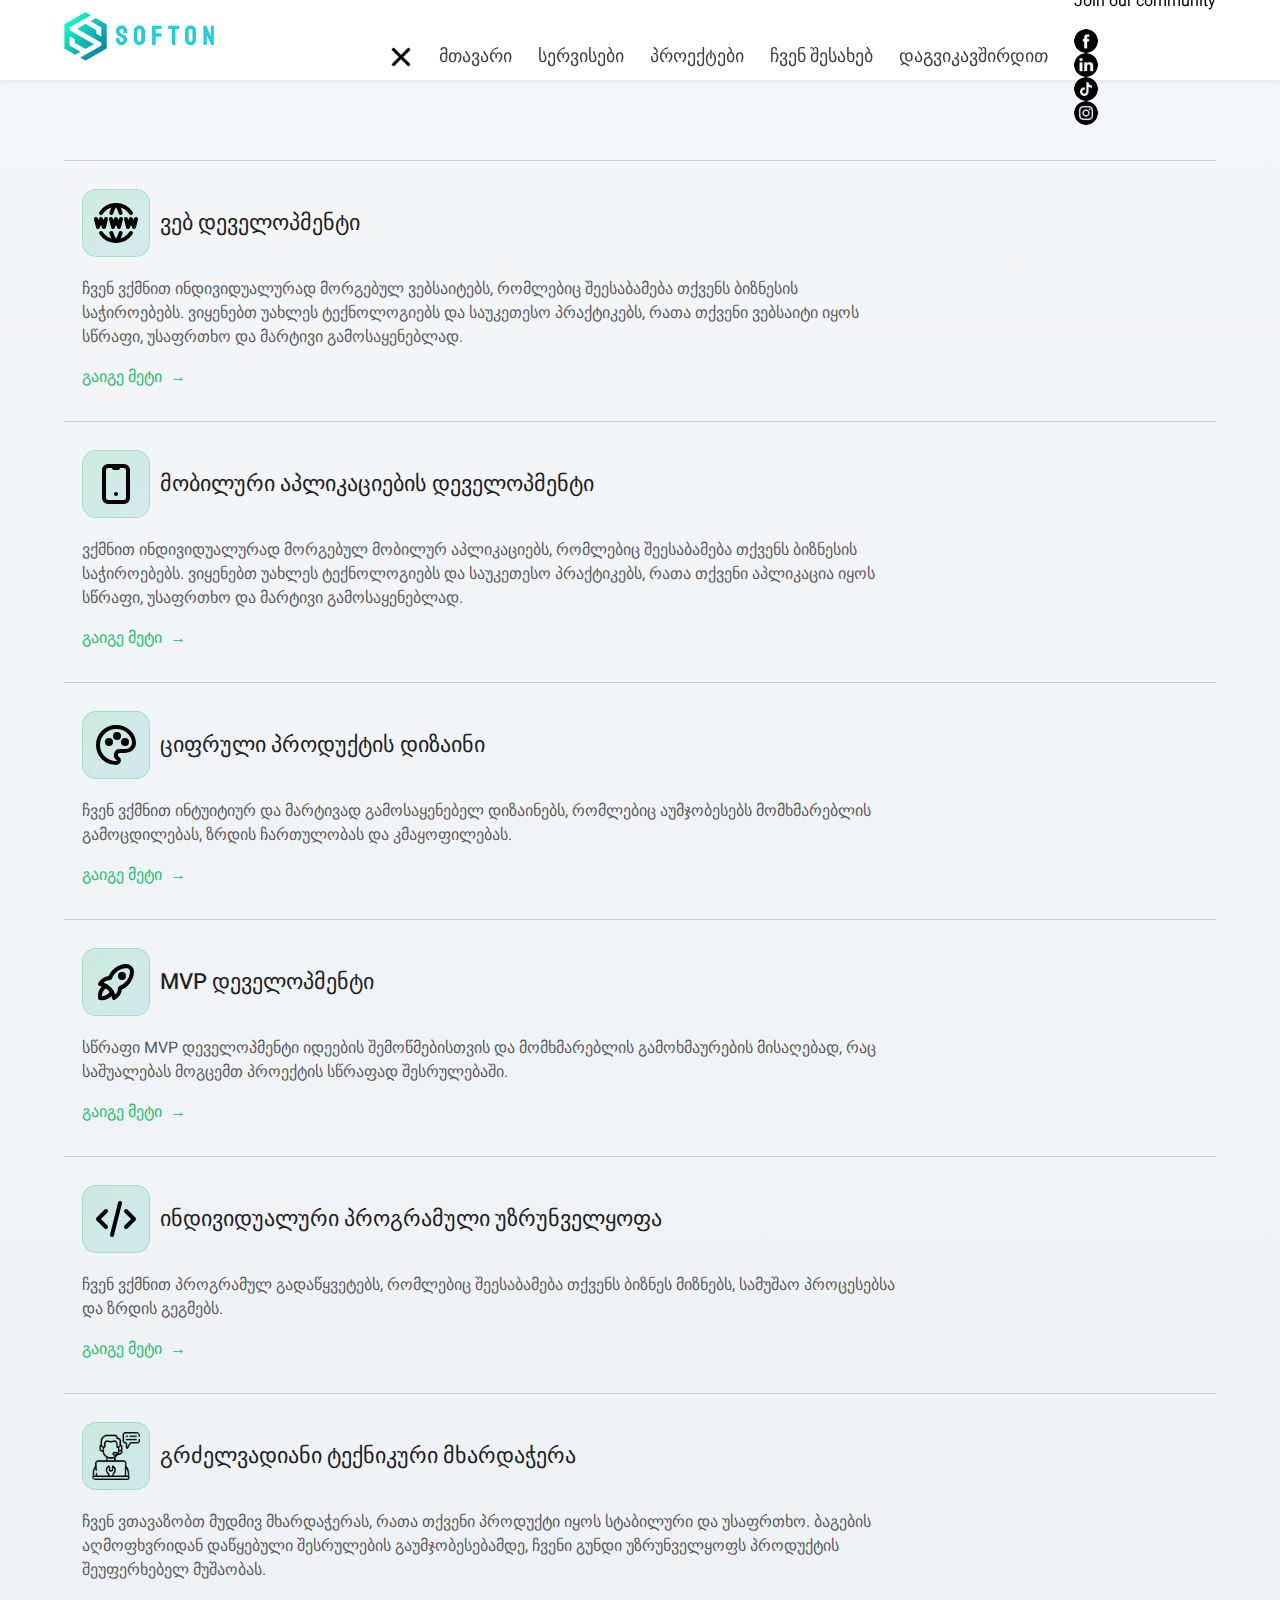
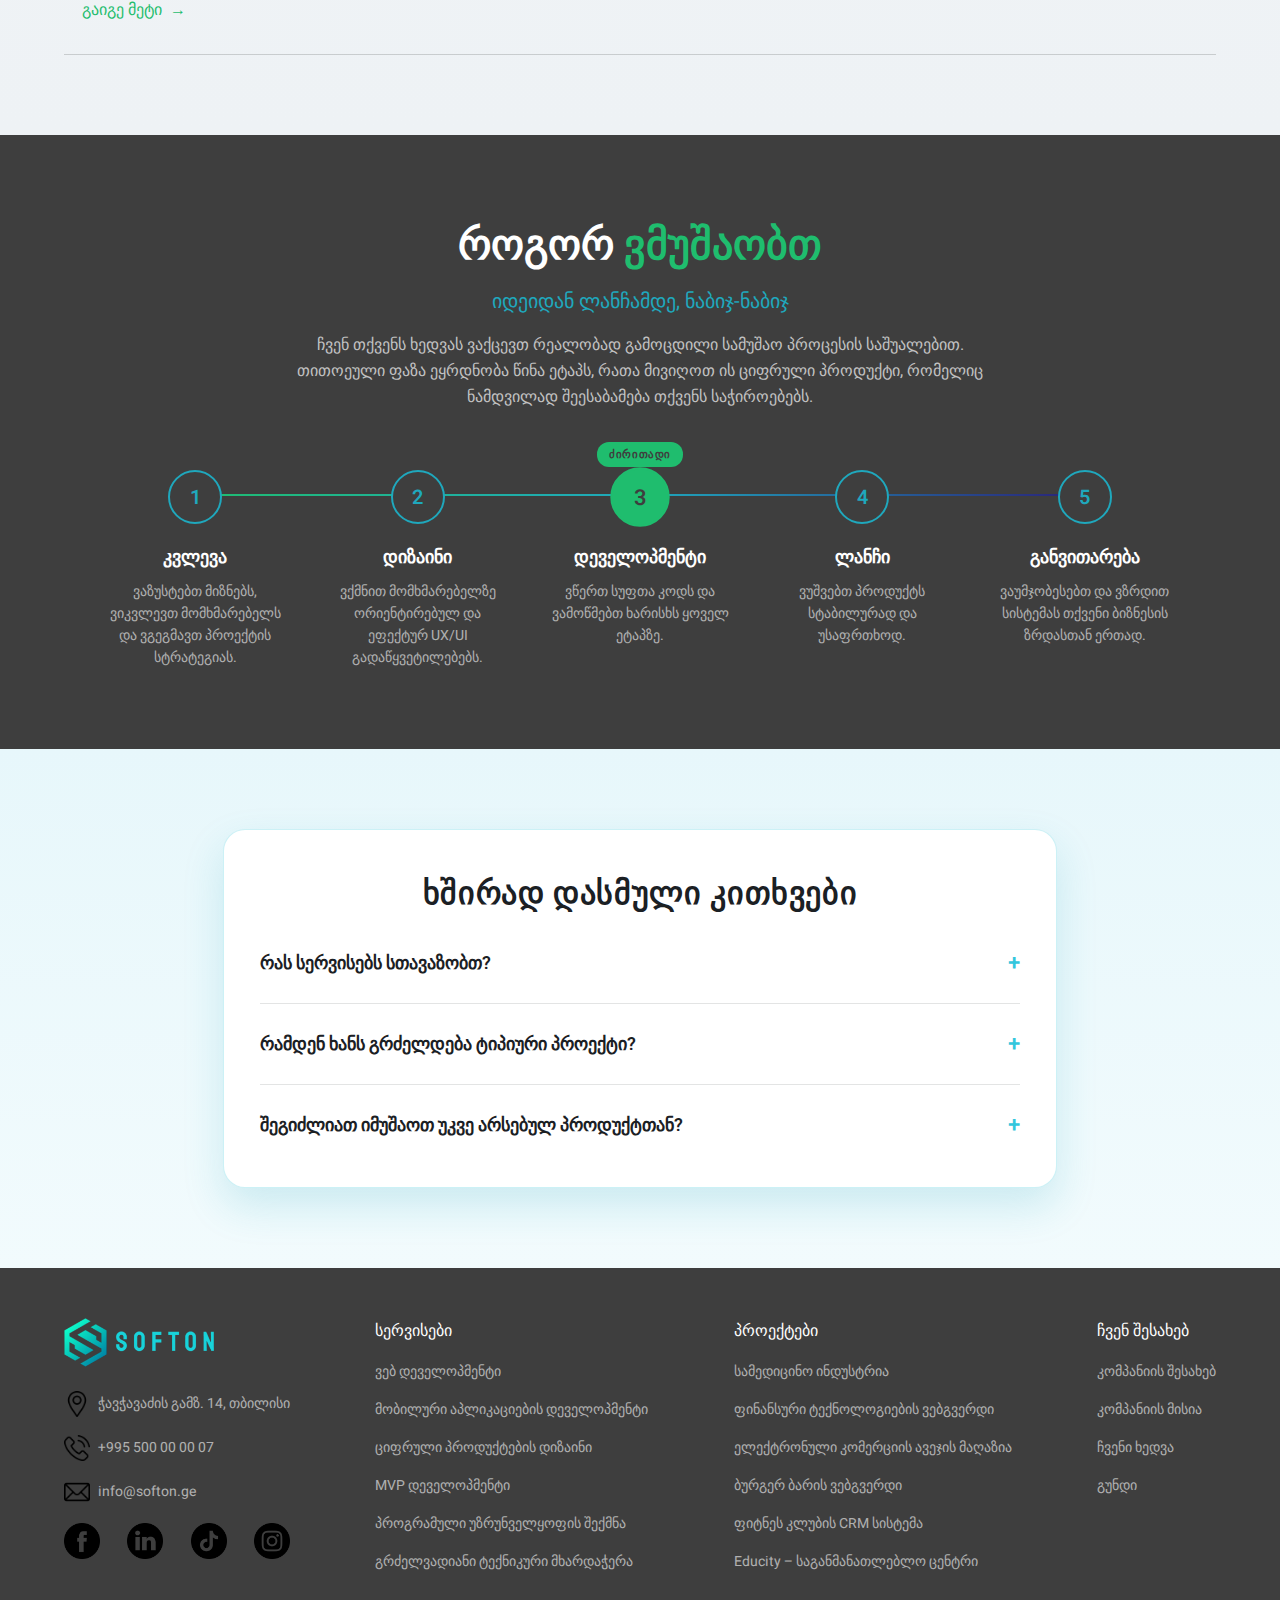
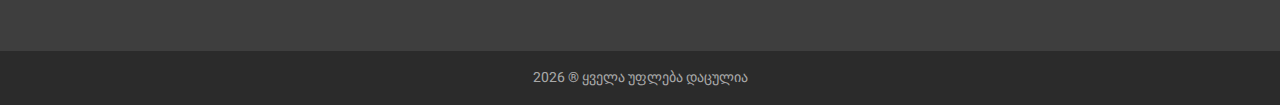
<file: ka/services.html>
<!DOCTYPE html>
<html lang="en">

<head>
  <link rel="stylesheet" href="/css/style.css" />
  <link rel="icon" type="image/png" href="/img/favicon.png" />
  <link href="https://fonts.googleapis.com/css?family=Heebo" rel="stylesheet" />
  <meta charset="UTF-8" />
  <meta name="viewport" content="width=device-width, initial-scale=1.0" />
  <title>Softon</title>
</head>

<body>

  <header>
    <div class="container">

      <section class="logo">
        <a href="index.html">
          <img src="/img/header-logo.png" alt="header logo">
        </a>
      </section>

      <nav>
        <ul class="nav-ul">
          <li><a href="services.html">სერვისები</a></li>
          <li><a href="projects.html">პროექტები</a></li>
          <li><a href="about.html">ჩვენ შესახებ</a></li>
          <li><a href="contact.html" class="contact">დაგვიკავშირდით</a></li>
          <li class="language-switch">
            <button id="lang-switch" type="button" aria-label="Switch language">
              <img src="/img/uk.png" alt="English">
            </button>
          </li>
          <li class="menu-icon">
            <button id="open-nav-menu">
              <img src="/img/burger-icon.png" alt="menu icon">
            </button>
          </li>
        </ul>

        <div class="wrapper">
          <ul class="burger-ul">
            <li>
              <button id="close-nav-menu" class="close-icon">
                <img src="/img/close-icon.png" alt="close icon for burger menu">
              </button>
            </li>
            <li><a href="index.html">მთავარი</a></li>
            <li><a href="services.html">სერვისები</a></li>
            <li><a href="projects.html">პროექტები</a></li>
            <li><a href="about.html">ჩვენ შესახებ</a></li>
            <li><a href="contact.html">დაგვიკავშირდით</a></li>
            <li class="socials">
              <p>Join our community</p>

              <div>
                <a href="#">
                  <img src="/img/footer-logos/facebook.png" alt="Facebook logo" />
                </a>
                <a href="#">
                  <img src="/img/footer-logos/linkedin.png" alt="linkedin logo" />
                </a>
                <a href="#">
                  <img src="/img/footer-logos/tiktok.png" alt="TikTok logo" />
                </a>
                <a href="#">
                  <img src="/img/footer-logos/instagram.png" alt="Instagram logo" />
                </a>
              </div>

            </li>
          </ul>
        </div>

      </nav>
    </div>
  </header>

  <section class="services-section">
    <div class="container">

      <div class="services-card">
        <div class="title-row">
          <img class="service-icon" src="/img/services/web.svg" alt="ვებ დეველოპმენტის იკონი" />
          <h3>ვებ დეველოპმენტი</h3>
        </div>

        <p>
          ჩვენ ვქმნით ინდივიდუალურად მორგებულ ვებსაიტებს, რომლებიც შეესაბამება თქვენს ბიზნესის საჭიროებებს.
          ვიყენებთ უახლეს ტექნოლოგიებს და საუკეთესო პრაქტიკებს, რათა თქვენი ვებსაიტი იყოს სწრაფი, უსაფრთხო და მარტივი
          გამოსაყენებლად.
        </p>
        <a href="#" class="expand">გაიგე მეტი</a>
      </div>

      <div class="services-card">
        <div class="title-row">
          <img class="service-icon" src="/img/services/mobile.svg" alt="მობილური აპლიკაციის დეველოპმენტის იკონი" />
          <h3>მობილური აპლიკაციების დეველოპმენტი</h3>
        </div>

        <p>
          ვქმნით ინდივიდუალურად მორგებულ მობილურ აპლიკაციებს, რომლებიც შეესაბამება თქვენს ბიზნესის საჭიროებებს.
          ვიყენებთ უახლეს ტექნოლოგიებს და საუკეთესო პრაქტიკებს, რათა თქვენი აპლიკაცია იყოს სწრაფი, უსაფრთხო და მარტივი
          გამოსაყენებლად.
        </p>
        <a href="#" class="expand">გაიგე მეტი</a>
      </div>

      <div class="services-card">
        <div class="title-row">
          <img class="service-icon" src="/img/services/design.svg" alt="ციფრული პროდუქტის დიზაინის იკონი" />
          <h3>ციფრული პროდუქტის დიზაინი</h3>
        </div>

        <p>
          ჩვენ ვქმნით ინტუიტიურ და მარტივად გამოსაყენებელ დიზაინებს, რომლებიც აუმჯობესებს მომხმარებლის გამოცდილებას,
          ზრდის ჩართულობას და კმაყოფილებას.
        </p>
        <a href="#" class="expand">გაიგე მეტი</a>
      </div>

      <div class="services-card">
        <div class="title-row">
          <img class="service-icon" src="/img/services/mvp.svg" alt="MVP დეველოპმენტის იკონი" />
          <h3>MVP დეველოპმენტი</h3>
        </div>

        <p>
          სწრაფი MVP დეველოპმენტი იდეების შემოწმებისთვის და მომხმარებლის გამოხმაურების მისაღებად,
          რაც საშუალებას მოგცემთ პროექტის სწრაფად შესრულებაში.
        </p>
        <a href="#" class="expand">გაიგე მეტი</a>
      </div>

      <div class="services-card">
        <div class="title-row">
          <img class="service-icon" src="/img/services/software.svg"
            alt="ინდივიდუალური პროგრამული უზრუნველყოფის იკონი" />
          <h3>ინდივიდუალური პროგრამული უზრუნველყოფა</h3>
        </div>

        <p>
          ჩვენ ვქმნით პროგრამულ გადაწყვეტებს, რომლებიც შეესაბამება თქვენს ბიზნეს მიზნებს,
          სამუშაო პროცესებსა და ზრდის გეგმებს.
        </p>
        <a href="#" class="expand">გაიგე მეტი</a>
      </div>

      <div class="services-card">
        <div class="title-row">
          <img class="service-icon" src="/img/services/tech-support-logo.png"
            alt="ტექნიკური მხარდაჭერის სერვისის იკონი" />
          <h3>გრძელვადიანი ტექნიკური მხარდაჭერა</h3>
        </div>

        <p>
          ჩვენ ვთავაზობთ მუდმივ მხარდაჭერას, რათა თქვენი პროდუქტი იყოს სტაბილური და
          უსაფრთხო. ბაგების აღმოფხვრიდან დაწყებული შესრულების გაუმჯობესებამდე,
          ჩვენი გუნდი უზრუნველყოფს პროდუქტის შეუფერხებელ მუშაობას.
        </p>

        <a href="#" class="expand">გაიგე მეტი</a>
      </div>

    </div>
  </section>

  <section class="how-we-work">
    <div class="container">

      <div class="how-we-work-title">
        <h2>როგორ <span>ვმუშაობთ</span></h2>
        <p class="section-subtitle">იდეიდან ლანჩამდე, ნაბიჯ-ნაბიჯ</p>
        <p class="section-description">
          ჩვენ თქვენს ხედვას ვაქცევთ რეალობად გამოცდილი სამუშაო პროცესის საშუალებით.
          თითოეული ფაზა ეყრდნობა წინა ეტაპს, რათა მივიღოთ ის ციფრული პროდუქტი, რომელიც ნამდვილად შეესაბამება თქვენს
          საჭიროებებს.
        </p>
      </div>

      <div class="process-timeline">
        <div class="timeline-line"></div>

        <div class="process-step">
          <div class="step-number">1</div>
          <h3>კვლევა</h3>
          <p>ვაზუსტებთ მიზნებს, ვიკვლევთ მომხმარებელს და ვგეგმავთ პროექტის სტრატეგიას.</p>
        </div>

        <div class="process-step">
          <div class="step-number">2</div>
          <h3>დიზაინი</h3>
          <p>ვქმნით მომხმარებელზე ორიენტირებულ და ეფექტურ UX/UI გადაწყვეტილებებს.</p>
        </div>

        <div class="process-step">
          <span class="step-badge">ძირითადი</span>
          <div class="step-number highlight">3</div>
          <h3>დეველოპმენტი</h3>
          <p>ვწერთ სუფთა კოდს და ვამოწმებთ ხარისხს ყოველ ეტაპზე.</p>
        </div>

        <div class="process-step">
          <div class="step-number">4</div>
          <h3>ლანჩი</h3>
          <p>ვუშვებთ პროდუქტს სტაბილურად და უსაფრთხოდ.</p>
        </div>

        <div class="process-step">
          <div class="step-number">5</div>
          <h3>განვითარება</h3>
          <p>ვაუმჯობესებთ და ვზრდით სისტემას თქვენი ბიზნესის ზრდასთან ერთად.</p>
        </div>
      </div>

    </div>
  </section>

  <section class="faq">
    <div class="container">

      <div class="faq-content">
        <h2>ხშირად დასმული კითხვები</h2>
        <details class="faq-item">
          <summary>რას სერვისებს სთავაზობთ?</summary>
          <p>ჩვენ ვქმნით ვებ აპლიკაციებს, მობილურ აპებს, MVP-ებს და ინდივიდუალურ პროგრამულ უზრუნველყოფას, UX/UI დიზაინს,
            დეველოპმენტსა და ლანჩს.</p>
        </details>
        <details class="faq-item">
          <summary>რამდენ ხანს გრძელდება ტიპიური პროექტი?</summary>
          <p>ვადები იცვლება პროექტის მასშტაბის მიხედვით, მაგრამ უმეტეს MVP-ს სჭირდება 6–10 კვირა,
            ხოლო მსხვილი პლატფორმებისთვის 3–5 თვე.</p>
        </details>
        <details class="faq-item">
          <summary>შეგიძლიათ იმუშაოთ უკვე არსებულ პროდუქტთან?</summary>
          <p>კი. ჩვენ შეგვიძლია აუდიტი, გაუმჯობესება და არსებული სისტემების გაფართოება, ან შევქმნათ ის ნაწილების
            თავიდან, რომლებიც საჭიროებს უკეთეს შესრულებას ან მასშტაბირებას.</p>
        </details>
      </div>

    </div>
  </section>

  <footer>
    <div class="container">
      <ul>
        <li>
          <a href="index.html"> <img src="/img/header-logo.png" alt="footer company logo">
          </a>
        </li>
        <li class="footer-contact"><img src="/img/footer-logos/location.png" alt="Location">ჭავჭავაძის გამზ. 14, თბილისი
        </li>
        <li class="footer-contact"><img src="/img/footer-logos/phone-call.png" alt="Phone number">+995 500 00 00 07</li>
        <li class="footer-contact"><img src="/img/footer-logos/email.png" alt="Email">info@softon.ge</li>
        <li>
          <ul class="social-logos">
            <li><a href="#"><img src="/img/footer-logos/facebook.png"></a></li>
            <li><a href="#"><img src="/img/footer-logos/linkedin.png"></a></li>
            <li><a href="#"><img src="/img/footer-logos/tiktok.png"></a></li>
            <li><a href="#"><img src="/img/footer-logos/instagram.png"></a></li>
          </ul>
        </li>
      </ul>
      <ul>
        <li><a href="services.html" class="list-title">სერვისები</a></li>
        <li><a href="#">ვებ დეველოპმენტი</a></li>
        <li><a href="#">მობილური აპლიკაციების დეველოპმენტი</a></li>
        <li><a href="#">ციფრული პროდუქტების დიზაინი</a></li>
        <li><a href="#">MVP დეველოპმენტი</a></li>
        <li><a href="#">პროგრამული უზრუნველყოფის შექმნა</a></li>
        <li><a href="#">გრძელვადიანი ტექნიკური მხარდაჭერა</a></li>
      </ul>
      <ul>
        <li><a href="projects.html" class="list-title">პროექტები</a></li>
        <li><a href="#">სამედიცინო ინდუსტრია</a></li>
        <li><a href="#">ფინანსური ტექნოლოგიების ვებგვერდი</a></li>
        <li><a href="#">ელექტრონული კომერციის ავეჯის მაღაზია</a></li>
        <li><a href="#">ბურგერ ბარის ვებგვერდი</a></li>
        <li><a href="#">ფიტნეს კლუბის CRM სისტემა</a></li>
        <li><a href="#">Educity – საგანმანათლებლო ცენტრი</a></li>
      </ul>
      <ul>
        <li><a href="about.html" class="list-title">ჩვენ შესახებ</a></li>
        <li><a href="#">კომპანიის შესახებ</a></li>
        <li><a href="#">კომპანიის მისია</a></li>
        <li><a href="#">ჩვენი ხედვა</a></li>
        <li><a href="#">გუნდი</a></li>
      </ul>
    </div>
  </footer>

  <section class="copyright">
    2026 &reg; ყველა უფლება დაცულია
  </section>

  <script src="/js/main.js"></script>
</body>

</html>
</file>
<file: css/style.css>
body {
  margin: 0;
  font-family: 'Heebo', sans-serif;
  background-color: #f9f9f9;
}

.container {
  width: 1440px;
  max-width: 90%;
  margin: auto;
}

h1, h2, h3, p {
  margin-top: 0;
}

/*########################*/
/* MAIN/LANDING PAGE */
/*########################*/

/* HEADER */
header {
  position: sticky;
  top:0;
  background-color: #ffffff;
  height: 80px;
  box-shadow: 0px 1px 6px rgba(0, 0, 0, 0.1);
  z-index: 1000;
}

header section.logo img {
  width: 150px;
  height: auto;
}

header nav ul {
  list-style-type: none;
  margin: 0;
  padding: 0;
  display: flex;
  align-items: center;
  gap: 26px;
}

header nav ul li.menu-icon {
  display: none;
}

header nav ul li a {
  text-decoration: none;
  color: #3e3e3e;
  font-size: 18px;
}

header nav ul li a:hover {
  color: #1fa8bd;
}

header nav ul li a.contact {
  display: inline-block; 
  padding: 2px 8px;
  border-radius: 16px;
  border: 1px solid hwb(188 20% 13% / 0.80);
  background-color: hwb(188 20% 13% / 0.80);
  transition: all 0.3s ease;
}

header nav ul li a.contact:hover{
  color: #3e3e3e;
  transform: translateY(-4px);
}

header nav ul li button {
  background: none;
  border: none;
  padding: 0;
  cursor: pointer;
  display: flex;
  align-items: center;
  justify-content: center;
}

header nav ul img {
  width: 24px;
  height: 24px;
  border-radius: 50%;
  display: block;
}

header .container {
  height: 100%;
  display: flex;
  align-items: center;
  justify-content: space-between;
}


/* HERO */

section.hero-section {
  position: relative;
}

section.hero-section img {
  width: 100%;
  height: auto;
}

section.hero-section .hero-content {
  position: absolute;
  top: 0;
  left: 0;
  width: 100%;
  height: 100%;
}

section.hero-section .hero-content .container {
  display: flex;
  flex-direction: column;
  justify-content: center;
  height: 100%;
}

section.hero-section .hero-content h1,
section.hero-section .hero-content p {
  color: white;
  max-width: 495px;
  margin-top: 0;
  margin-bottom: 20px;
}

section.hero-section .hero-content h1 {
  font-weight: 400;
  font-size: 50px;
  line-height: 56px;
}

section.hero-section .hero-content p {
  font-weight: 300;
  font-size: 20px;
  line-height: 28px;
}

section.hero-section button {
  width: 200px;
  height: 50px;
  background-color: #2b1d75;
  border: 1px solid #2b1d75;
  border-radius: 25px;
  color: white;
  font-size: 16px;
  cursor: pointer;
  transition: all 0.3s ease;
}

section.hero-section button:hover {
  background-color: #1fa8bd;
  transform: translateY(-4px);
}


/* STATS SECTION */

section.stats-section {
  margin: 20px 0 20px 0px;
}

section.stats-section .container {
  background-color: hwb(188 20% 13% / 0.80);
  border: 1px solid hwb(188 20% 13% / 0.80);
  border-radius: 100px;
  padding: 20px 0;
}

section.stats-section ul.stats-list {
  list-style-type: none;
  margin: 0;
  padding: 0;
  display: flex;
  flex-direction: row;
  justify-content: space-evenly;
}

section.stats-section li {
  display: flex;
  flex-direction: column;
  justify-content: center;
  align-items: center;
}

section.stats-section li.stat-divider {
  width: 1px;
  height: 68px;
  background: rgba(255, 255, 255, 0.55);
}

section.stats-section span.stat-number {
  font-size: 48px;
  font-weight: 700;
  color: #555;
  line-height: 50px;

  text-shadow: 0 2px 6px rgba(0, 0, 0, 0.12);
}

section.stats-section span.stat-label {
  font-size: 20px;
  color: #555;
  letter-spacing: 0.04em;
}

/* OFFER SECTION */

section.offer-section {
  padding: 40px 0px 40px 0px;
  background-color: #ffffff;
}

section.offer-section .offer-header {
  text-align: center;
  /* max-width: 700px; */
  margin: 0 auto 40px;
}

section.offer-section .offer-header h2 {
  font-size: 40px;
  font-weight: 400;
  margin-bottom: 10px;
  color: #3e3e3e;
}

section.offer-section .offer-header p {
  font-size: 18px;
  line-height: 28px;
  color: #666;
}

section.offer-section .offer-grid {
  display: grid;
  grid-template-columns: repeat(3, 1fr);
  gap: 30px;
  
}

section.offer-section .offer-card {
  text-decoration: none;
  background-color: #ffffff;
  border: 1px solid #f0f0f0;
  border-top: 4px solid transparent; 
  border-radius: 20px;
  padding: 40px;
  text-align: left;
  box-shadow: 0px 4px 12px rgba(0, 0, 0, 0.03);
  transition: all 0.3s ease;
  display: flex;
  flex-direction: column;
  align-items: center;
  
}

section.offer-section .offer-card:hover {
  transform: translateY(-8px);
  box-shadow: 
    0px 20px 40px rgba(31, 168, 189, 0.22),
    0px 0px 20px rgba(31, 168, 189, 0.15);
  border-color: #f0f0f0; 
  border-top-color: #1fa8bd;
  cursor: pointer;
}

section.offer-section .offer-card img {
  width: 82px;
  height: 82px;
  margin-bottom: 16px;
}

section.offer-section .offer-card h3 {
  font-size: 22px;
  font-weight: 500;
  margin-bottom: 12px;
  color: #3e3e3e;
}

section.offer-section .offer-card p {
  font-size: 16px;
  line-height: 24px;
  color: #666;
}


/* WHY SOFTON SECTION */

section.why-softon-section img {
  height: auto;
  width: 100%;
}


/* PARTNERS SLIDER */

section.partners-section {
  background-color: #f9f9f9;
  padding: 20px 0px 40px 0px;
  text-align: center;
}

section.partners-section h1 {
  font-size: 36px;
  font-weight: 400;
  margin-bottom: 20px;
  color: #3e3e3e;
}

section.partners-section .partners-carousel {
/* display: flex;
overflow-x: auto; */
position: relative;
overflow: hidden;
width: 100%;
}

.partners-marquee {
  display: flex;
  width: 100%;
}

section.partners-section .partners-track {
  display: flex;
  gap: 50px;
  align-items: center;
  width: max-content;
  
  animation: marquee 25s linear infinite;
  will-change: transform;
}

.partner-item {
  flex: 0 0 auto;
}

.partner-item img {
  height: 50px;
  width: auto;
  display: block;
  filter: grayscale(100%);
  transition: filter 0.3s ease, transform 0.3s ease;
}

.partner-item img:hover {
  filter: grayscale(0%);
  transform: scale(1.1);
}

@keyframes marquee {
  0% {
    transform: translateX(0);
  }
  100% {
    transform: translateX(calc(-50% - 25px));
  }
}

/* 
section.partners-section .partners-carousel::-webkit-scrollbar {
  display:none;
}

section.partners-section .partners-slider {
  display: flex;
  gap: 50px;
  align-items: center;
  justify-content: center;
  animation: slide 30s linear infinite;
  padding-right: 50px;
} */

/*section.partners-section .partner-item {
  /* flex: 0 0 5em; */
  /*flex: 0 0 auto;
}
  */
/* 
section.partners-section .partner-item img {
  width: auto;
  height: 50px;
  display: block;
  filter: grayscale(100%);
  transition: filter 0.3s ease, transform 0.3s ease;
}

section.partners-section .partner-item img:hover {
  filter: grayscale(0%);
  transform: scale(1.1);
}

@keyframes slide {
  from {
    transform: translateX(0);
  }
  to {
    transform: translateX(-100%);
  }
} */


/* FOOTER */

footer {
  background-color: #3E3E3E;
  color: hsla(0, 0%, 100%, .6);
  padding: 60px 0;
}

footer .container {
  width: 1200px;
  max-width: 100%;
  display: flex;
  justify-content: space-between;
}

footer ul {
  list-style-type: none;
  margin: 0;
  padding: 0;
}

footer ul li img {
  width: 150px;
  height: auto;
}

footer ul li a.list-title {
  font-weight: 400;
  font-size: 18px;
  line-height: 26px;
  margin-bottom: 14px;
  color: #ffffff;
}

footer ul.social-logos {
  display: flex;
  justify-content: space-between;
  
}

footer ul.social-logos img {
  width: 40px;
}

footer ul li.footer-contact {
  display: flex;
  align-items: center;
  gap: 10px;
}

footer ul li.footer-contact img {
  width: 30px;
  height: 30px;
  flex-shrink: 0;
}

footer ul li {
  font-weight: 400;
  font-size: 16px;
  line-height: 24px;
  margin-bottom: 20px;
}

footer ul li a {
  text-decoration: none;
  color: hsla(0, 0%, 100%, .6);
}

footer ul li a:hover {
  color: #1fa8bd;
}

/* COPYRIGHT */

section.copyright {
  text-align: center;
  color: hsla(0, 0%, 100%, .6);
  background-color: #2B2B2B;
  padding: 20px 0;
  font-size: 16px;
  line-height: 22px;
  font-weight: 400;
}


/*######################*/
/* SERVICES PAGE */
/*######################*/
/* services */
section.services-section {
  background: linear-gradient(180deg, #f4f6f8 0%, #eef2f5 100%);
}

section.services-section div.container {
  display: flex;
  flex-direction: column;
  gap: 0;
  padding: 80px 0;
  align-items: stretch;
}

section.services-section div.services-card,
section.services-section div.services-card-center {
  background: transparent;
  border-radius: 0;
  padding: 28px 18px;
  border: none;
  border-bottom: 1px solid rgba(27, 32, 36, 0.18);
  box-shadow: none;
  display: flex;
  flex-direction: column;
  gap: 12px;
  position: relative;
  overflow: hidden;
  transition: background-color 0.2s ease, border-color 0.2s ease;
}

/* section.services-section div.services-card-center {
  width: 100%;
} */

section.services-section div.services-card:hover,
section.services-section div.services-card-center:hover {
  transform: none;
  box-shadow: none;
  background: rgba(31, 189, 110, 0.05);
  border-bottom-color: rgba(66, 112, 89, 0.35);
}

section.services-section div.services-card:first-child,
section.services-section div.services-card-center:first-child {
  border-top: 1px solid rgba(27, 32, 36, 0.18);
}

section.services-section div.title-row {
  display: flex;
  align-items: center;
  gap: 10px;
  margin-bottom: 8px;
  align-items: center;
}

section.services-section div.title-row h3 {
  margin: 0;
}

section.services-section img.service-icon {
  width: 48px;
  height: 48px;
  filter: none;
  padding: 10px;
  border-radius: 14px;
  background: linear-gradient(135deg, rgba(31, 189, 110, 0.18), rgba(31, 168, 189, 0.15));
  box-shadow: inset 0 0 0 1px rgba(31, 189, 110, 0.25);
}


section.services-section div.services-card h3 {
  font-size: 22px;
  color: #1b2024;
  font-weight: 500;
  margin: 0;
}

section.services-section div.services-card p {
  font-size: 16px;
  color: rgba(27, 32, 36, 0.75);
  line-height: 24px;
  margin: 0;
}

section.services-section div.services-card p,
section.services-section div.services-card h3,
section.services-section a.expand {
  max-width: 820px;
}
/*Depricated*/
/* section.services-section div.services-card-center h3 {
  color: #f2f2f2;
  font-weight: 500;
  margin: 0;
}

section.services-section div.services-card-center p {
  color: rgba(242, 242, 242, 0.85);
  margin: 0;

} */

section.services-section a.expand{
  display: inline-flex;
  align-items: center;
  font-size: 16px;
  padding: 4px 0;
  font-weight: 500;
  text-decoration: none;
  color: #1fbd6e;
  transition: color 0.15s ease, transform 0.2s ease;
  margin-top: auto;

}

section.services-section a.expand:hover {
  color: #33C6DD;
  transform: translateX(6px);
}

section.services-section a.expand::after {
  content: "→";
  margin-left: 8px;
  font-size: 16px;
}

@media (max-width: 960px) {
  section.services-section div.container {
    flex-direction: column;
  }

  section.services-section div.services-card-center {
    width: 100%;
  }
}

/* HOW WE WORK SECTION */
section.how-we-work {
  background-color: #3E3E3E;
  padding: 80px 0;
}

section.how-we-work .container {
  text-align: center;
}

section.how-we-work h2 {
  font-size: 42px;
  font-weight: 700;
  color: #ffffff;
  margin: 0 0 10px;
}

section.how-we-work h2 span {
  color: #1fbd6e;
}

section.how-we-work .section-subtitle {
  font-size: 20px;
  color: #1fa8bd;
  margin: 0 0 16px;
  font-weight: 400;
}

section.how-we-work .section-description {
  font-size: 16px;
  color: hsla(0, 0%, 100%, 0.7);
  max-width: 700px;
  margin: 0 auto 60px;
  line-height: 26px;
}

section.how-we-work .process-timeline {
  display: flex;
  justify-content: space-between;
  align-items: flex-start;
  position: relative;
  padding: 0 20px;
}

section.how-we-work .timeline-line {
  position: absolute;
  top: 24px;
  left: 10%;
  right: 10%;
  height: 2px;
  background: linear-gradient(90deg, #1fbd6e 0%, #1fa8bd 50%, #2b1d75 100%);
  z-index: 0;
}

section.how-we-work .process-step {
  flex: 1;
  display: flex;
  flex-direction: column;
  align-items: center;
  position: relative;
  z-index: 1;
  padding: 0 10px;
}

section.how-we-work .step-badge {
  position: absolute;
  top: -28px;
  background-color: #1fbd6e;
  color: #3E3E3E;
  font-size: 11px;
  font-weight: 600;
  padding: 4px 12px;
  border-radius: 12px;
  text-transform: uppercase;
  letter-spacing: 0.05em;
}

section.how-we-work .step-number {
  width: 50px;
  height: 50px;
  border-radius: 50%;
  background-color: #3E3E3E;
  border: 2px solid #1fa8bd;
  color: #1fa8bd;
  font-size: 20px;
  font-weight: 600;
  display: flex;
  align-items: center;
  justify-content: center;
  margin-bottom: 20px;
  transition: all 0.3s ease;
}

section.how-we-work .step-number.highlight {
  background-color: #1fbd6e;
  border-color: #1fbd6e;
  color: #3E3E3E;
  transform: scale(1.1);
}

section.how-we-work .process-step:hover .step-number {
  background-color: #1fa8bd;
  color: #3E3E3E;
  transform: scale(1.1);
}

section.how-we-work .process-step:hover .step-number.highlight {
  background-color: #1fbd6e;
}

section.how-we-work .process-step h3 {
  font-size: 18px;
  font-weight: 600;
  color: #ffffff;
  margin: 0 0 10px;
}

section.how-we-work .process-step p {
  font-size: 14px;
  color: hsla(0, 0%, 100%, 0.6);
  line-height: 22px;
  margin: 0;
  max-width: 180px;
}


/* FAQ SECTION */
section.faq {
  padding: 80px 40px;
  background: linear-gradient(180deg, #e7f7fb 0%, #f2fbfd 100%);
}

section.faq div.container {
  font-family: 'Heebo', sans-serif;
  background: #ffffff;
  color: #1b2024;
  max-width: 760px;
  padding: 40px 36px;
  border-radius: 22px;
  border: 1px solid rgba(51, 198, 221, 0.25);
  box-shadow: 0 18px 40px rgba(31, 168, 189, 0.18);
}

section.faq div.container h2 {
  font-weight: 600;
  text-align: center;
  color: #1b2024;
  margin: 0 0 24px;
  font-size: 32px;
  letter-spacing: 0.02em;
}

section.faq details.faq-item {
  border-top: 1px solid rgba(27, 32, 36, 0.12);
  padding: 18px 0;
}

section.faq details.faq-item:first-of-type {
  border-top: none;
  padding-top: 0;
}

section.faq details.faq-item:last-of-type {
  padding-bottom: 0;
}

section.faq details.faq-item summary {
  list-style: none;
  cursor: pointer;
  font-size: 18px;
  font-weight: 600;
  color: #1b2024;
  display: flex;
  align-items: center;
  justify-content: space-between;
  gap: 16px;
  padding: 6px 0;
}

section.faq details.faq-item summary::-webkit-details-marker {
  display: none;
}

section.faq details.faq-item summary::after {
  content: "+";
  width: auto;
  height: auto;
  display: inline-flex;
  align-items: center;
  justify-content: center;
  background: transparent;
  color: #33C6DD;
  font-size: 22px;
  font-weight: 600;
  flex-shrink: 0;
  transition: transform 0.2s ease, color 0.2s ease;
}

section.faq details.faq-item[open] summary::after {
  content: "–";
  transform: rotate(0deg);
  color: #2b1d75;
}

section.faq details.faq-item p {
  margin: 10px 0 0;
  color: rgba(27, 32, 36, 0.75);
  line-height: 26px;
  font-size: 16px;
  max-width: 680px;
}

@media (max-width: 768px) {
  section.faq {
    padding: 60px 20px;
  }

  section.faq div.container {
    padding: 28px 22px;
  }

  section.faq details.faq-item summary {
    font-size: 16px;
  }
}

/* =========================
   PROJECTS PAGE
========================= */
/* hero headline cta button */
section.hero-headline {
  display: flex;
  justify-content: center;
  text-align: center;
  padding: 100px 20px;
  background: linear-gradient(to bottom, #d0f0f5, #f5f8fa);
}

section.hero-headline div.hero-tagline {
  display: inline-flex;
  justify-content: center;
  gap: 5px;
  background-color: #e6f4f7;
  border: 1px solid #e6f4f7;
  padding: 6px 18px;
  border-radius: 26px;
  margin-bottom: 40px;
}

section.hero-headline div.hero-tagline img{
  width: 18px;
  height: 18px;
}

section.hero-headline div.hero-tagline span {
  display: inline-block;
  font-size: 14px;
  color: #3e3e3e;
}

section.hero-headline h1.hero-title {
  font-size: 58px;
  font-weight: 800;
  color: #3e3e3e;
  margin: 0 auto 20px;
  line-height: 54px;
  max-width: 600px;
}

section.hero-headline span.highlight {
  color: #32b2b7;
}

section.hero-headline p.hero-subtext {
  font-size: 18px;
  color: #4b5563;
  max-width: 600px;
  margin: 0 auto 40px;
}

section.hero-headline button {
  font-size: 16px;
  padding: 16px 36px;
  color: white;
  font-weight: 500;
  border-radius: 36px;
  background-color: #32b2b7;
  border: 1px solid #32b2b7;
  cursor: pointer;
  transition: all 0.3s ease;
}

section.hero-headline button:hover {
  background-color: #28a6aa;
  transform: translateY(-4px);
}

/* featuer work/projects */
section.featured-projects {
  padding: 20px 0 80px;
  background-color: #f9f9f9;
}

section.featured-projects h1 {
  font-size: 32px;
  color: #3e3e3e;
  margin-bottom: 40px;
}

section.featured-projects .projects-grid {
  display: grid;
  grid-template-columns: repeat(3, 1fr);
  gap: 30px;
}

section.featured-projects .project-card {
  display: flex;
  flex-direction: column;
  background-color: #ffffff;
  box-shadow: 0 6px 20px rgba(0, 0, 0, 0.08);
  border-radius: 16px;
  cursor: pointer;
  overflow: hidden; /* prevent image zoom from spilling */
  border: 1px solid transparent; /*keep card size constant to avoid layout shift on hover*/
  transition: transform 0.3s ease, box-shadow 0.3s ease;
}

section.featured-projects .project-card:hover {
  transform: translateY(-3px);
  box-shadow: 0 12px 25px rgba(0, 0, 0, 0.15);
  border: 1px solid #1697a7;
}

section.featured-projects .project-card:hover h3 {
  color: #1697a7;;
}

/* Image zooms slightly */
section.featured-projects .project-card:hover img {
  transform: scale(1.05);
}

section.featured-projects .project-card img {
  width: 100%;
  height: 280px;
  object-fit: cover;
  transition: transform 0.4s ease;
}

section.featured-projects .project-content {
  padding: 20px 30px;
  flex: 1;
  display: flex;
  flex-direction: column;
  justify-content: space-between;
}

section.featured-projects .project-content h3 {
  font-size: 22px;
  margin-bottom: 10px;
  color: #3e3e3e;
  transition: color 0.3s ease;
}

section.featured-projects .project-content p {
  font-size: 18px;
  color: #555;
  line-height: 1.5;
  margin-bottom: 20px;
}

section.featured-projects .project-content .used-tech-stack {
  display: flex;
  flex-wrap: wrap;
  gap: 8px;
  margin-bottom: 10px;
}

section.featured-projects .project-content .used-tech-stack span{
  font-size: 16px;
  background-color: #cdcaca94;
  padding: 2px 8px;
  border-radius: 12px;
}

section.featured-projects .project-content a.cta-button {
  padding: 10px 18px;
  font-size: 18px;
  /* background-color: rgba(31, 168, 189, 0.1);
  border: 1px solid rgba(31, 168, 189, 0.3);
  color: #1fa8bd; */
  background-color: #f3f7f8;
  border: 1px solid #d6e7ea;
  color: #1fa8bd;
  text-decoration: none;
  font-weight: 600;
  border-radius: 8px;
  text-align: center;
  transition: background-color 0.3s ease;
}

/* =========================
   ABOUT US PAGE
========================= */
/* about company */
section.about-company {
  padding: 80px 0 40px;
}

section.about-company .container {
  display: flex;
  gap: 60px;
}

section.about-company .about-text,
section.about-company .about-image {
  flex: 1;
}

section.about-company .about-text h1 {
  font-size: 48px;
  color: #3e3e3e;
  margin-bottom: 2px;
  line-height: 1.2;
}

section.about-company .title-divider {
  height: 3px;
  width: 100%;
  background-color: #1fa8bd;
  margin-bottom: 24px;
  border-radius: 2px;
  margin: 16px 0 32px 0;
}

section.about-company .about-text p {
  font-size: 22px;
  color: #475569;
  margin-bottom: 18px;
  line-height: 1.6;
}

section.about-company div.about-image img {
  height: auto;
  max-width: 100%;
  border-radius: 16px;
}

/* mission vission  */
section.mission-vision {
  margin: 40px 0;
}

section.mission-vision .container {
  display: flex;
  gap: 30px;
}

section.mission-vision .mv-card {
  position: relative;
  flex: 1;
  max-height: 360px;
}

section.mission-vision .mv-card .mv-content {
  width: 300px;
  position: absolute;
  top: 10%;
  left: 60px;
  display: flex;
  flex-direction: column;
  justify-content: center;
}

section.mission-vision .mv-card h3{
  font-size: 32px;
  color: #ffffff;
  margin-bottom: 10px;
  line-height: 1.2;
}

section.mission-vision .mv-card .title-divider {
  height: 1px;
  width: 190px;
  background-color: #ffffff;
  margin-bottom: 10px;
}

section.mission-vision .mv-card p {
  font-size: 20px;
  color: #ffffff;
  line-height: 1.6;
  margin-bottom: 24px;
}

section.mission-vision .mv-card img {
  width: 100%;
  height: 100%;
  object-fit: cover; /* crops nicely */
  display: block;
}

/* core values */
section.core-values {
  text-align: center;
  margin-bottom: 40px;
}

section.core-values .core-values-title {
  display: flex;
  align-items: center;
  margin-bottom: 20px;
  gap: 20px;
}

section.core-values h2{
  white-space: nowrap;
  margin: 0;
  font-size: 32px;
  color: #3e3e3e;
}

section.core-values .title-divider {
  height: 1px;
  width: 100%;
  background-color: #1fa8bd;
  border-radius: 2px;
}

section.core-values .values-flex {
  display: flex;
  gap: 20px;
}

section.core-values .values-flex .value-card {
  flex: 1;
  background-color:#ffffff;
  padding: 20px 60px;
  margin-bottom: 20px;
  border-radius: 4px;
  box-shadow: 0 10px 30px rgba(0, 0, 0, 0.05);
}

section.core-values .values-flex .value-card h3{
font-size: 20px;
  font-weight: 600;
  color: #1f2d3d;
  margin-bottom: 8px;
  letter-spacing: 0.5px;
}

section.core-values .values-flex .value-card p{
  font-size: 15px;
  line-height: 1.7;
  color: #6c7a89;
  margin: 0;
}

section.core-values .value-icon {
  margin-bottom: 10px;
}

section.core-values .value-icon img{
  height: 55px;
  width: 55px;
}

/* team */
section.team {
margin-bottom: 40px;
}

section.team .team-title {
  display: flex;
  align-items: center;
  margin-bottom: 20px;
  gap: 20px;
}

section.team .team-title .title-divider {
  height: 1px;
  width: 100%;
  background-color: #1fa8bd;
  border-radius: 2px;
}

section.team .team-title h2 {
  white-space: nowrap;
  margin: 0;
  font-size: 32px;
  color: #3e3e3e;
}

section.team .team-flex {
  display: flex;
  gap: 20px;
}

section.team .team-flex .team-card {
  flex: 1;
}

section.team .team-flex .team-card .team-profile-picture {
  margin-bottom: 8px;
}

section.team .team-flex .team-card .team-profile-picture img{
  width: 100%;
  height: auto;
}

section.team .team-flex .team-card h3 {
  font-size: 20px;
  font-weight: 600;
  margin-bottom: 4px;
  color: #1f2d3d;
}

section.team .team-flex .team-card p {
  font-size: 14px;
  color: #2c4158;
  margin: 0;
}

/* =========================
   CONTACT US PAGE
========================= */
/* contact headline */
section.contact-headline {
  padding: 40px 0 20px 0;
  background: #f8f9fb;
  text-align: center;
}

section.contact-headline h1 {
  font-size: 42px;
  /* font-size:  clamp(1.8rem, 10vw, 2.6rem); */
  margin-bottom: 14px;
  color: #111;
}

section.contact-headline p {
  /* max-width: 700px; */
  margin: 0 auto;
  font-size: 22px;
  color: #555;
}

/* contact infos */
section.contact-info {
  padding: 20px 0;
}

section.contact-info ul {
  padding: 0;
  display: flex;
  gap: 40px;
  justify-content: space-between;
}

section.contact-info li {
  background-color: #ffffff;
  list-style: none;
  padding: 25px;
  min-width: 160px;
  width: 100%;
  border-radius: 16px;
  box-shadow: 0 6px 15px rgba(0,0,0,0.08);
  text-align: center;

  display: flex;
  flex-direction: column;
  align-items: center;
}

section.contact-info img {
  width: 36px;
  height: 36px;
  margin-bottom: 15px;
}

section.contact-info h3 {
  color: #2E4E3B;
  font-size: 20px;
  font-weight: 600;
  margin-bottom: 6px;
}

section.contact-info p {
  color: #333;
  font-size: 16px;
  margin: 0;
}

/* Send message section */
section.send-message-section {
  padding: 20px 0;
}

section.send-message-section .container {
  display: flex;
  justify-content: center;
  gap: 20px;
}

section.send-message-section .benefits-box {
  width: 100%;
  padding: 20px 0;
}

section.send-message-section .benefits-box p {
  font-size: 26px;
  font-weight: 600;
  color: #2E4E3B;
  margin-bottom: 25px;
}

section.send-message-section .benefits-box li {
  list-style: none;
  line-height: 36px;
  font-size: 22px;
  color: #333;
  margin-bottom: 12px;
  position: relative;
  padding-left: 28px;
}

section.send-message-section .benefits-box li::before {
  content: "✔";
  position: absolute;
  left: 0;
  top: 0;
  color: #2E4E3B;
  font-weight: 700;
}

section.send-message-section .benefits-box li:hover {
  transform: translateX(4px);
  transition: transform 0.2s ease;
}

section.send-message-section .contact-form {
  width: 100%;
  padding: 48px;
  background-color: rgba(46, 78, 59, 0.06);
  border-radius: 24px;
}

section.send-message-section h2 {
  font-size: 26px;
  color: #2E4E3B;
  margin-bottom: 24px;
}

section.send-message-section .contact-grid {
  display: grid;
  grid-template-columns: repeat(2, 1fr);
  column-gap: 20px;
  row-gap: 16px;
}

section.send-message-section .contact-grid .form-group:nth-child(5) {
  grid-column: 1 / -1;
}

section.send-message-section input,
section.send-message-section textarea {
  width: 100%;
  padding: 14px 2px;
  border: 1px solid #CFE3D8;
  border-radius: 8px;
  font-size: 14px;
  background-color: #fff;
  transition: border-color 0.2s ease, box-shadow 0.2s ease;
}

section.send-message-section textarea {
  resize: none;
  min-height: 120px;
  max-height: 120px;
}

section.send-message-section input:focus,
section.send-message-section textarea:focus {
  outline: none;
  border-color: #1fa8bd;
  box-shadow: 0 0 0 2px rgba(31, 189, 110, 0.15);
}

.contact-form .btn-primary {
  margin-top: 10px;
  padding: 14px;
  border-radius: 26px;
  color: #ffffff;
  font-size: 16px;
  background-color: #2b1d75;
  border: 1px solid #2b1d75;
  cursor: pointer;
  transition: all 0.3s ease;
}

.contact-form .btn-primary:hover {
  background-color: #1fa8bd;
  border: 1px solid #1fa8bd;
  transform: translateY(-4px);
}

/* Map */
section.map {
  height: 350px;
  margin: 0;
  padding: 80px;
}

section.map iframe {
  width: 100%;
  height: 100%;
  border: none;
  border-radius: 16px;
  box-shadow: 0 6px 15px rgba(0,0,0,0.08);
}


/*##############################*/
/* Styles for Smaller Desktop */
/*##############################*/
@media screen and (max-width: 1440px) {

.container {
  width: 1180px;
  max-width: 90%;
}

/* footer */
footer {
  padding: 50px 0;
}

footer .container {
  width: 1180px;
  max-width: 90%;
}

footer ul li a.list-title {
  font-size: 16px;
  margin-bottom: 12px;
}

footer ul.social-logos img {
  width: 36px;
}

footer ul li.footer-contact {
  gap: 8px;
}

footer ul li.footer-contact img {
  width: 26px;
  height: 26px;
}

footer ul li {
  font-size: 14px;
  line-height: 20px;
  margin-bottom: 18px;
}

/* COPYRIGHT */
section.copyright {
  padding: 16px 0;
  font-size: 14px;
}

/* =========================
   MAIN/LANDING PAGE
========================= */
/* hero section */
section.hero-section .hero-content h1,
section.hero-section .hero-content p {
  max-width: 380px;
  margin-bottom: 16px;
}

section.hero-section .hero-content h1 {
  font-size: 46px;
  line-height: 52px;
}

section.hero-section .hero-content p {
  font-size: 16px;
  line-height: 24px;
}

section.hero-section button {
  width: 180px;
  font-size: 14px;
}

/* stats section */
section.stats-section .container {
  padding: 18px 0;
}

section.stats-section li.stat-divider {
  height: 66px;
}

section.stats-section span.stat-number {
  font-size: 44px;
  line-height: 46px;
}

section.stats-section span.stat-label {
  font-size: 18px;
}

/* offer section */
section.offer-section {
  padding: 38px 0px 38px 0px;
}

section.offer-section .offer-header {
  margin: 0 auto 36px;
}

section.offer-section .offer-card img {
  width: 80px;
  height: 80px;
  margin-bottom: 14px;
}

section.offer-section .offer-card h3 {
  text-align: center;
}

section.offer-section .offer-card p {
  text-align: center;
}

/* why softon section */

/* partners section */

section.partners-section h1 {
  font-size: 34px;
  margin-bottom: 18px;
}

.partner-item img {
  height: 48px;
}

/* =========================
   SERVICES PAGE
========================= */
/*  */

/* =========================
   PROJECTS PAGE
========================= */
/* hero headline cta button */
section.hero-headline {
  padding: 80px 20px;
}

section.hero-headline div.hero-tagline img{
  width: 17px;
  height: 17px;
}

section.hero-headline div.hero-tagline span {
  font-size: 13px;
}

section.hero-headline h1.hero-title {
  font-size: 54px;
}

section.hero-headline p.hero-subtext {
  font-size: 16px;
  margin: 0 auto 30px;
}

section.hero-headline button {
  font-size: 16px;
  padding: 14px 34px;
}

/* featuer work/projects */
section.featured-projects {
  padding: 20px 0 80px;
}

section.featured-projects h1 {
  font-size: 30px;
  margin-bottom: 38px;
}

section.featured-projects .projects-grid {
  display: grid;
  grid-template-columns: repeat(3, 1fr);
  gap: 30px;
}

section.featured-projects .project-card img {
  height: 260px;
}

section.featured-projects .project-content {
  padding: 18px 26px;
}

section.featured-projects .project-content h3 {
  font-size: 20px;
  margin-bottom: 8px;
}

section.featured-projects .project-content p {
  font-size: 16px;
  margin-bottom: 18px;
}

section.featured-projects .project-content .used-tech-stack span{
  padding: 2px 8px;
  font-size: 14px;
}

section.featured-projects .project-content a.cta-button {
  padding: 10px 18px;
  font-size: 16px;
}

/* =========================
   ABOUS US PAGE
========================= */
section.about-company {
  padding: 60px 0 30px;
}

section.about-company .container {
  gap: 50px;
}

section.about-company .about-text h1 {
  font-size: 44px;
}

section.about-company .about-text p {
  font-size: 18px;
}

/* mission vission  */
section.mission-vision .container {
  gap: 30px;
}

section.mission-vision .mv-card .mv-content {
  width: 220px;
  top: 8%;
  left:40px;
}

section.mission-vision .mv-card h3{
  font-size: 26px;
}

section.mission-vision .mv-card .title-divider {
  height: 1px;
  width: 140px;
  margin-bottom: 8px;
}

section.mission-vision .mv-card p {
  font-size: 18px;
  margin-bottom: 22px;
}

/* core values */
section.core-values h2{
  font-size: 28px;
}

section.core-values .values-flex .value-card {
  padding: 20px 40px;
  margin-bottom: 10px;
}

section.core-values .values-flex .value-card h3{
  font-size: 16px;
}

section.core-values .values-flex .value-card p{
  font-size: 14px;
}

/* team */
section.team .team-title h2 {
  font-size: 28px;
}

section.team .team-flex .team-card h3 {
  font-size: 18px;
}

section.team .team-flex .team-card p {
  font-size: 14px;
}


/* =========================
   CONTACT US PAGE
========================= */
section.contact-headline {
  padding: 36px 0 18px 0;
}

section.contact-headline h1 {
  font-size: 38px;
  /* font-size:  clamp(1.8rem, 10vw, 2.6rem); */
  margin-bottom: 14px;
  color: #111;
}

section.contact-headline p {
  font-size: 18px;
}

/* contact infos */
section.contact-info {
  padding: 20px 0;
}

section.contact-info ul {
  flex-wrap: wrap;
  gap: 36px;
  justify-content: center;
}

section.contact-info li {
  padding: 22px;
  width: 40%;
}

section.contact-info img {
  width: 34px;
  height: 34px;
  margin-bottom: 14px;
}

/* Send message section */
section.send-message-section .benefits-box p {
  font-size: 24px;
}

section.send-message-section .benefits-box li {
  line-height: 32px;
  font-size: 20px;
}

section.send-message-section h2 {
  font-size: 24px;
  margin-bottom: 22px;
}

.contact-form .btn-primary {
  font-size: 14px;
}

/* Map */
section.map {
  padding: 60px;
}

}


/*##############################*/
/* Styles for Tablet */
/*##############################*/
@media screen and (max-width: 960px) {
.container{
  width: 92%;
  max-width: 92%;
}

/* header */
header nav ul li{
  display: none;
}

header nav ul li.menu-icon {
  display: inline-block;
}

/* footer */
 footer .container {
  width: 92%;
  max-width: 92%;
}


/* =========================
   MAIN/LANDING PAGE
========================= */
/* hero section */
section.hero-section .hero-content h1,
section.hero-section .hero-content p {
  max-width: 340px;
  margin-bottom: 16px;
}

section.hero-section .hero-content h1 {
  font-size: 40px;
  line-height: 46px;
}

section.hero-section .hero-content p {
  font-size: 14px;
  line-height: 20px;
}

section.hero-section button {
  width: 160px;
  height: 36px;
  font-size: 12px;
}

/* stats section */
section.stats-section .container {
  padding: 16px 0;
}

section.stats-section li.stat-divider {
  height: 60px;
}

section.stats-section span.stat-number {
  font-size: 36px;
  line-height: 38px;
}

section.stats-section span.stat-label {
  font-size: 14px;
}

/* offer section */
section.offer-section {
  padding: 36px 0px 40px 0px;
}

section.offer-section .offer-header {
  max-width: 600px;
  margin: 0 auto 34px;
}

section.offer-section .offer-header h2 {
  font-size: 36px;
  margin-bottom: 8px;
}

section.offer-section .offer-header p {
  font-size: 18px;
  line-height: 26px;
}

section.offer-section .offer-grid {
  grid-template-columns: repeat(2, 1fr);
}

section.offer-section .offer-card {
  padding: 38px;
}

section.offer-section .offer-card img {
  width: 76px;
  height: 76px;
  margin-bottom: 14px;
}

section.offer-section .offer-card h3 {
  font-size: 22px;
  margin-bottom: 12px;
}

section.offer-section .offer-card p {
  font-size: 16px;
  line-height: 22px;
}

/* why softon section */

/* partners section */
section.partners-section {
  padding-bottom: 32px;
}

section.partners-section h1 {
  font-size: 30px;
  margin-bottom: 14px;
}

.partner-item img {
  height: 44px;
}


/* =========================
   SERVICES PAGE
========================= */


/* =========================
   PROJECTS PAGE
========================= */
/* hero headline cta button */
section.hero-headline {
  padding: 60px 20px;
}

section.hero-headline div.hero-tagline {
  margin-bottom: 30px;
}

section.hero-headline div.hero-tagline img{
  width: 16px;
  height: 16px;
}

section.hero-headline div.hero-tagline span {
  font-size: 12px;
}

section.hero-headline h1.hero-title {
  font-size: 50px;
}

section.hero-headline p.hero-subtext {
  font-size: 15px;
  margin: 0 auto 24px;
}

section.hero-headline button {
  font-size: 15px;
  padding: 12px 32px;
}

/* featuer work/projects */
section.featured-projects {
  padding: 20px 0 60px;
}

section.featured-projects h1 {
  font-size: 28px;
  margin-bottom: 32px;
}

section.featured-projects .projects-grid {
  display: grid;
  grid-template-columns: repeat(2, 1fr);
  gap: 30px;
}

section.featured-projects .project-card img {
  height: 250px;
}

section.featured-projects .project-content {
  padding: 12px 22px;
}

section.featured-projects .project-content h3 {
  font-size: 18px;
  margin-bottom: 6px;
}

section.featured-projects .project-content p {
  font-size: 14px;
  margin-bottom: 14px;
}

section.featured-projects .project-content .used-tech-stack span{
  padding: 2px 8px;
  font-size: 13px;
}

section.featured-projects .project-content a.cta-button {
  padding: 8px 14px;
  font-size: 15px;
}

/* =========================
   ABOUS US PAGE
========================= */
section.about-company {
  padding: 50px 0 30px;
}

 section.about-company .container {
  flex-wrap: wrap;
  gap: 20px;
  justify-content: center;
}

section.about-company .about-text,
section.about-company .about-image {
  max-width: 300px;
  min-width: 260px;
}

section.about-company .about-text h1 {
  font-size: 36px;
}

section.about-company .title-divider {
  margin: 12px 0 18px 0;
}

section.about-company .about-text p {
  font-size: 16px;
  margin-bottom: 14px;
}

section.about-company .about-image {
  border-radius: 16px;
}
  
/* mission vission  */
section.mission-vision {
  margin: 20px 0;
}

section.mission-vision .container {
  gap: 20px;
  flex-wrap: wrap;
}

section.mission-vision .mv-card {
  /* min-width: 420px; */
}

section.mission-vision .mv-card .mv-content {
  /* width: 200px */
  left: 30px;
}

section.mission-vision .mv-card h3{
  font-size: 20px;
}

section.mission-vision .mv-card .title-divider {
  width: 120px;
}

section.mission-vision .mv-card p {
  font-size: 14px;
  margin-bottom: 0px;
}

/* core values */
section.core-values {
  margin-bottom: 20px;
}

section.core-values .values-flex{
  flex-wrap: wrap;
}

section.core-values h2{
  font-size: 26px;
}

section.core-values .values-flex .value-card {
  padding: 18px 30px;
  margin-bottom: 4px;
}

section.core-values .values-flex .value-card h3{
  font-size: 14px;
}

section.core-values .values-flex .value-card p{
  font-size: 12px;
}

/* team */
section.team .team-flex .team-card .team-profile-picture {
    margin-bottom: 4px;
}

section.team .team-title h2 {
  font-size: 26px;
}

section.team .team-flex .team-card h3 {
  font-size: 16px;
  margin-bottom: 2px;
}

section.team .team-flex .team-card p {
  font-size: 14px;
}



/* =========================
   CONTACT US PAGE
========================= */

/* contact headline */
section.contact-headline {
  padding: 34px 0 14px 0;
}

section.contact-headline h1 {
  font-size: 32px;
  margin-bottom: 12px;
}

section.contact-headline p {
  font-size: 16px;
}

/* contact infos */
section.contact-info {
  padding: 12px 0 16px 0;
}

section.contact-info ul {
  gap: 24px;
}

section.contact-info img {
  width: 32px;
  height: 32px;
  margin-bottom: 12px;
}

/* Send message section */
section.send-message-section .container {
  flex-wrap: wrap;
  gap: 16px;
}

section.send-message-section .contact-form {
  width: 90%;
  padding: 32px;
}

section.send-message-section h2 {
  font-size: 30px;
  margin-bottom: 16px;
}

section.send-message-section .contact-grid {
  column-gap: 18px;
  row-gap: 14px;
}

section.send-message-section input,
section.send-message-section textarea {
  font-size: 16px;
}

.contact-form .btn-primary {
  font-size: 18px;
}

section.send-message-section .benefits-box {
  text-align: center;
}

section.send-message-section .benefits-box p {
  font-size: 30px;
  margin-bottom: 22px;
}

section.send-message-section .benefits-box ul {
  padding-left: 42px;
    margin: 0 auto;
    display: inline-block;
    text-align: left;
}

section.send-message-section .benefits-box li {
  line-height: 34px;
  font-size: 26px;
  margin-bottom: 8px;
  padding-left: 24px;
}

/* Map */
section.map {
  padding: 34px;
}

} 


/*##############################*/
/* Styles for Mobile */
/*##############################*/
@media screen and (max-width: 576px) {

.container{
    width: 92%;
  max-width: 92%;
}

/* header */
 header section.logo img{
      width: 120px;
}

/* footer */
footer {
  padding: 40px 0 10px;
}

footer .container {
  flex-wrap: wrap;
}

footer ul li.footer-contact {
  justify-content: center;
}

footer ul.social-logos {
  justify-content: center;
  gap: 36px;
}

footer ul.social-logos li{
  margin-bottom: 0;
}

footer ul.social-logos img {
  width: 40px;
}

footer ul {
  width: 100%;
  margin-bottom: 12px;
  text-align: center;
}  

footer ul:last-of-type {
  margin-bottom: 0;
}

/* =========================
   MAIN/LANDING PAGE
========================= */
/* hero section */
section.hero-section .hero-content {
  position: initial;
  text-align: center;
  padding:20px 0;
}

section.hero-section .container {
  align-items: center;
}

section.hero-section .hero-content h1,
section.hero-section .hero-content p {
  color:#3E3E3E;
  max-width: 460px;
  margin-bottom: 16px;
}

section.hero-section .hero-content h1 {
  font-size: 40px;
  line-height: 46px;
}

section.hero-section .hero-content p {
  font-size: 16px;
  line-height: 20px;
}

section.hero-section button {
  width: 140px;
  height: 40px;
  font-size: 12px;
}
/* stats section */
section.stats-section .container {
  padding: 14px 0;
}

section.stats-section li.stat-divider {
  height: 50px;
}

section.stats-section span.stat-number {
  font-size: 26px;
  line-height: 30px;
}

section.stats-section span.stat-label {
  font-size: 12px;
}
/* offer section */
section.offer-section {
  padding: 24px 0px 36px 0px;
}

section.offer-section .offer-header {
  max-width: 400px;
  margin: 0 auto 30px;
}

section.offer-section .offer-header h2 {
  font-size: 34px;
  margin-bottom: 6px;
}

section.offer-section .offer-header p {
  font-size: 16px;
  line-height: 24px;
}

section.offer-section .offer-grid {
  grid-template-columns: repeat(1, 1fr);
}

section.offer-section .offer-card {
  margin: 0px 30px;
  padding: 34px 40px;
}

section.offer-section .offer-card img {
  width: 70px;
  height: 70px;
  margin-bottom: 10px;
}

section.offer-section .offer-card h3 {
  font-size: 20px;
  margin-bottom: 10px;
}

section.offer-section .offer-card p {
  text-align: center;
  font-size: 16px;
  line-height: 20px;
}
/* why softon section */

/* partners section */

section.partners-section {
  padding: 10px 0 20px 0;
}

section.partners-section h1 {
  font-size: 24px;
  margin-bottom: 10px;
}

.partner-item img {
  height: 40px;
}

/* =========================
   SERVICES PAGE
========================= */


/* =========================
   PROJECTS PAGE
========================= */
/* hero headline cta button */
section.hero-headline {
  padding: 40px 20px;
}

section.hero-headline div.hero-tagline {
  margin-bottom: 26px;
}

section.hero-headline div.hero-tagline img{
  width: 14px;
  height: 14px;
}

section.hero-headline div.hero-tagline span {
  font-size: 11px;
}

section.hero-headline h1.hero-title {
  font-size: 42px;
  line-height: 40px;
}

section.hero-headline p.hero-subtext {
  font-size: 14px;
  margin: 0 auto 20px;
}

section.hero-headline button {
  font-size: 14px;
  padding: 10px 26px;
}

/* featuer work/projects */
section.featured-projects {
  padding: 10px 0 30px;
}

section.featured-projects h1 {
  font-size: 24px;
  margin-bottom: 20px;
}

section.featured-projects .projects-grid {
  display: grid;
  grid-template-columns: repeat(1, 1fr);
  gap: 30px;
}

section.featured-projects .project-card {
  margin: 0px 26px;
}

section.featured-projects .project-card img {
  height: 240px;
}

section.featured-projects .project-content {
  padding: 10px 20px;
}

section.featured-projects .project-content h3 {
  font-size: 17px;
  margin-bottom: 4px;
}

section.featured-projects .project-content p {
  font-size: 13px;
  margin-bottom: 10px;
}

section.featured-projects .project-content .used-tech-stack span{
  padding: 2px 6px;
  font-size: 12px;
}

section.featured-projects .project-content a.cta-button {
  padding: 6px 12px;
  font-size: 14px;
}

/* =========================
   ABOUS US PAGE
========================= */
section.about-company {
  padding: 30px 0 20px;
}

section.about-company .container {
  gap: 20px;
  flex-wrap: wrap;
}

section.about-company .about-text {
  /* min-width: 460px; */
  /* ?????????? needs to be improved */
}

section.about-company .about-text h1 {
  font-size: 30px;
}

section.about-company .title-divider {
  margin: 10px 0 16px 0;
}

section.about-company .about-text p {
  font-size: 14px;
}

section.about-company div.about-image img {
  min-width: 300px;
}

/* mission vission  */
section.mission-vision {
  margin: 20px 0;
}

section.mission-vision .container {
  gap: 20px;
  flex-wrap: wrap;
  justify-content: center;
}

section.mission-vision .mv-card {
  max-width: 300px;
  min-width: 260px;
}

section.mission-vision .mv-card .mv-content {
  width: 200px;
  top: 12%;
  left: 30px;
}

section.mission-vision .mv-card h3{
  font-size: 20px;
}

section.mission-vision .mv-card .title-divider {
  width: 110px;
}

section.mission-vision .mv-card p {
  font-size: 14px;
}

/* core values */
section.core-values {
  margin-bottom: 20px;
}

section.core-values .values-flex{
  display: grid;
  grid-template-columns: repeat(2, 1fr);
}

section.core-values h2{
  font-size: 22px;
}

section.core-values .values-flex .value-card {
  padding: 16px 26px;
  margin-bottom: 0;
}

section.core-values .values-flex .value-card h3{
  font-size: 14px;
}

section.core-values .values-flex .value-card p{
  font-size: 12px;
}

/* team */
section.team .team-flex{
  display: grid;
  grid-template-columns: repeat(2, 1fr);
}

section.team .team-flex .team-card {

}

section.team .team-flex .team-card .team-profile-picture {
    margin-bottom: 2px;
}

section.team .team-title h2 {
  font-size: 22px;
}

section.team .team-flex .team-card h3 {
  font-size: 14px;
  margin-bottom: 1px;
}

section.team .team-flex .team-card p {
  font-size: 12px;
}


/* =========================
   CONTACT US PAGE
========================= */
/* contact headline */
section.contact-headline {
  padding: 30px 0 12px 0;
}

section.contact-headline h1 {
  font-size: 26px;
  margin-bottom: 8px;
}

section.contact-headline p {
  max-width: 320px;
  font-size: 16px;
}

/* contact infos */
section.contact-info {
  padding: 8px 0 14px 0;
}

section.contact-info ul {
  gap: 20px;
}

section.contact-info img {
  width: 30px;
  height: 30px;
  margin-bottom: 10px;
}

/* Send message section */
section.send-message-section .container {
  flex-wrap: wrap;
  gap: 16px;
}

section.send-message-section .contact-form {
  width: 90%;
  padding: 26px;
}

section.send-message-section h2 {
  font-size: 24px;
  margin-bottom: 12px;
}

section.send-message-section .contact-grid {
  grid-template-columns: repeat(1, 1fr);
  gap: 12px;
}

section.send-message-section input,
section.send-message-section textarea {
  font-size: 14px;
}

.contact-form .btn-primary {
  font-size: 14px;
}

section.send-message-section .benefits-box {
  text-align: center;
}

section.send-message-section .benefits-box p {
  font-size: 26px;
  margin-bottom: 18px;
}

section.send-message-section .benefits-box ul {
    padding-left: 42px;
    margin: 0 auto;
    display: inline-block;
    text-align: left;
}

section.send-message-section .benefits-box li {
  line-height: 28px;
  font-size: 22px;
  margin-bottom: 8px;
  padding-left: 24px;
}

/* Map */
section.map {
  padding: 10px 30px 30px;
}

}
</file>
